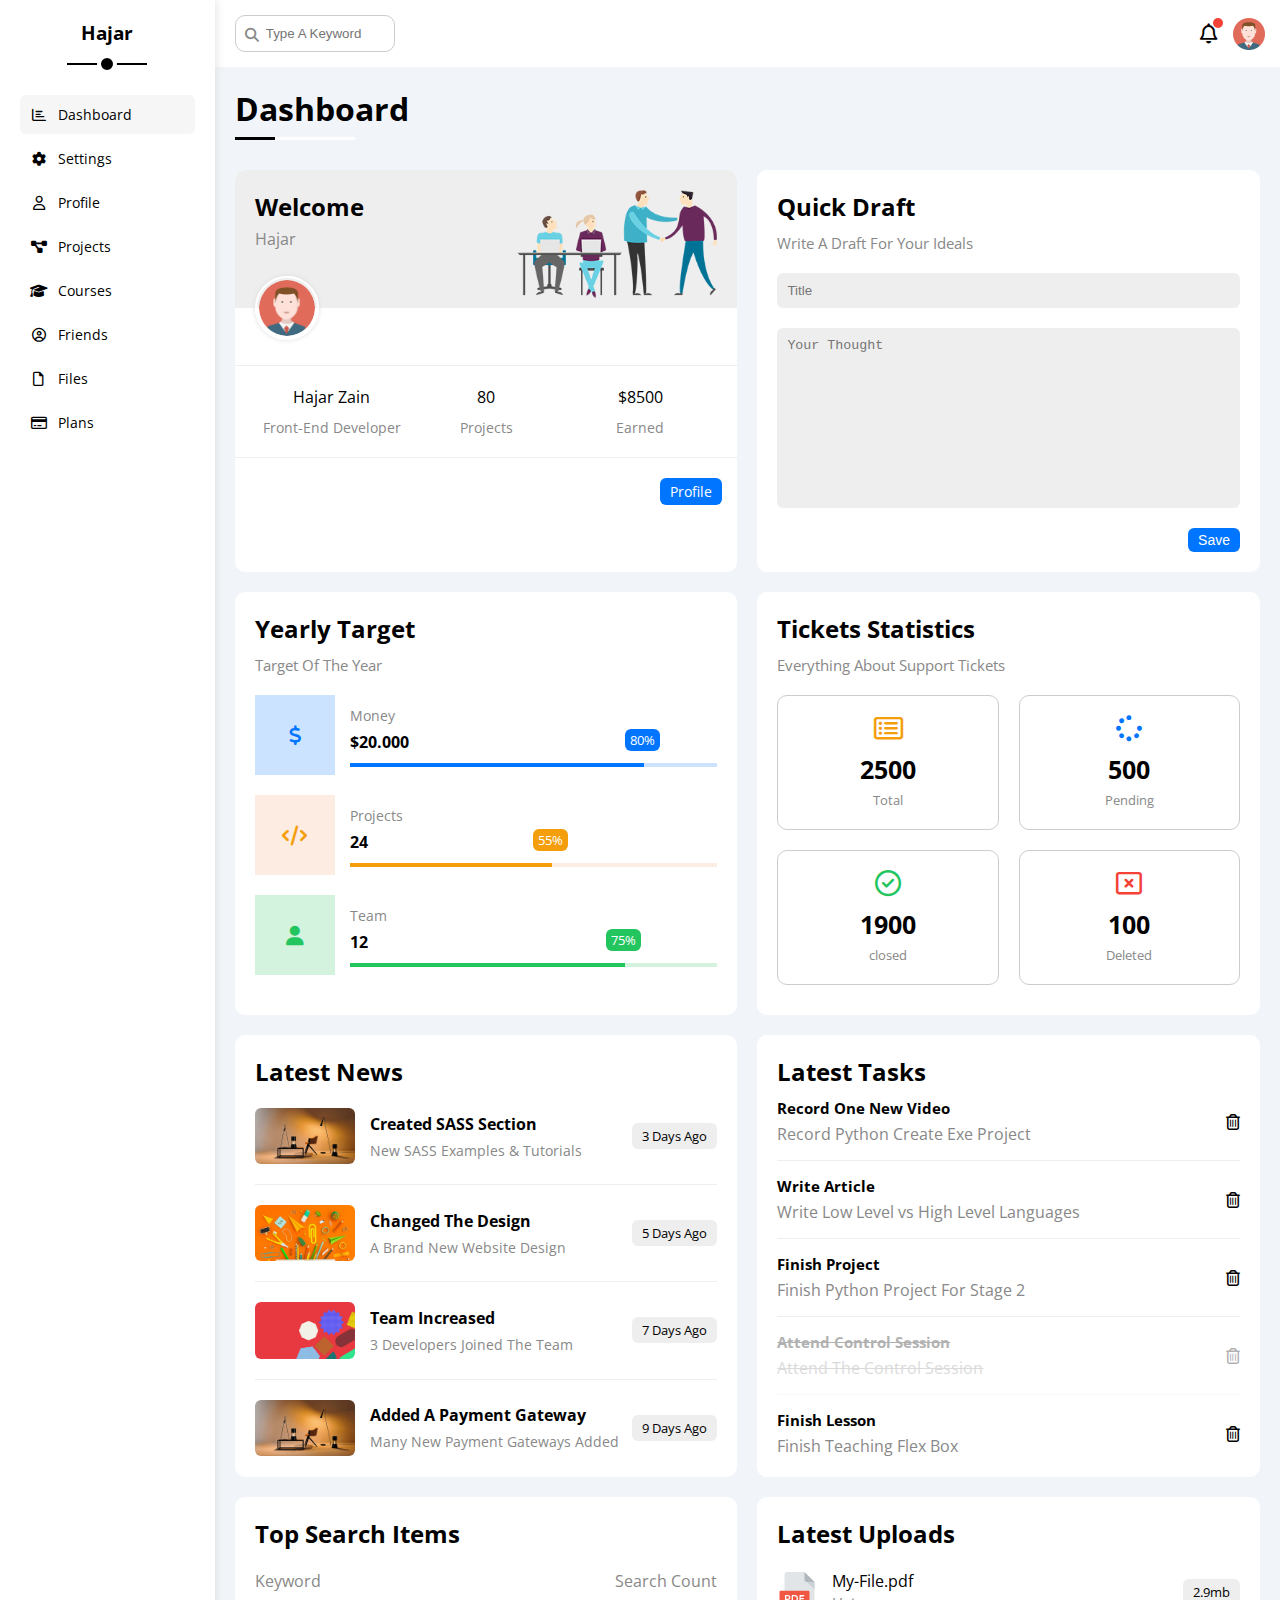
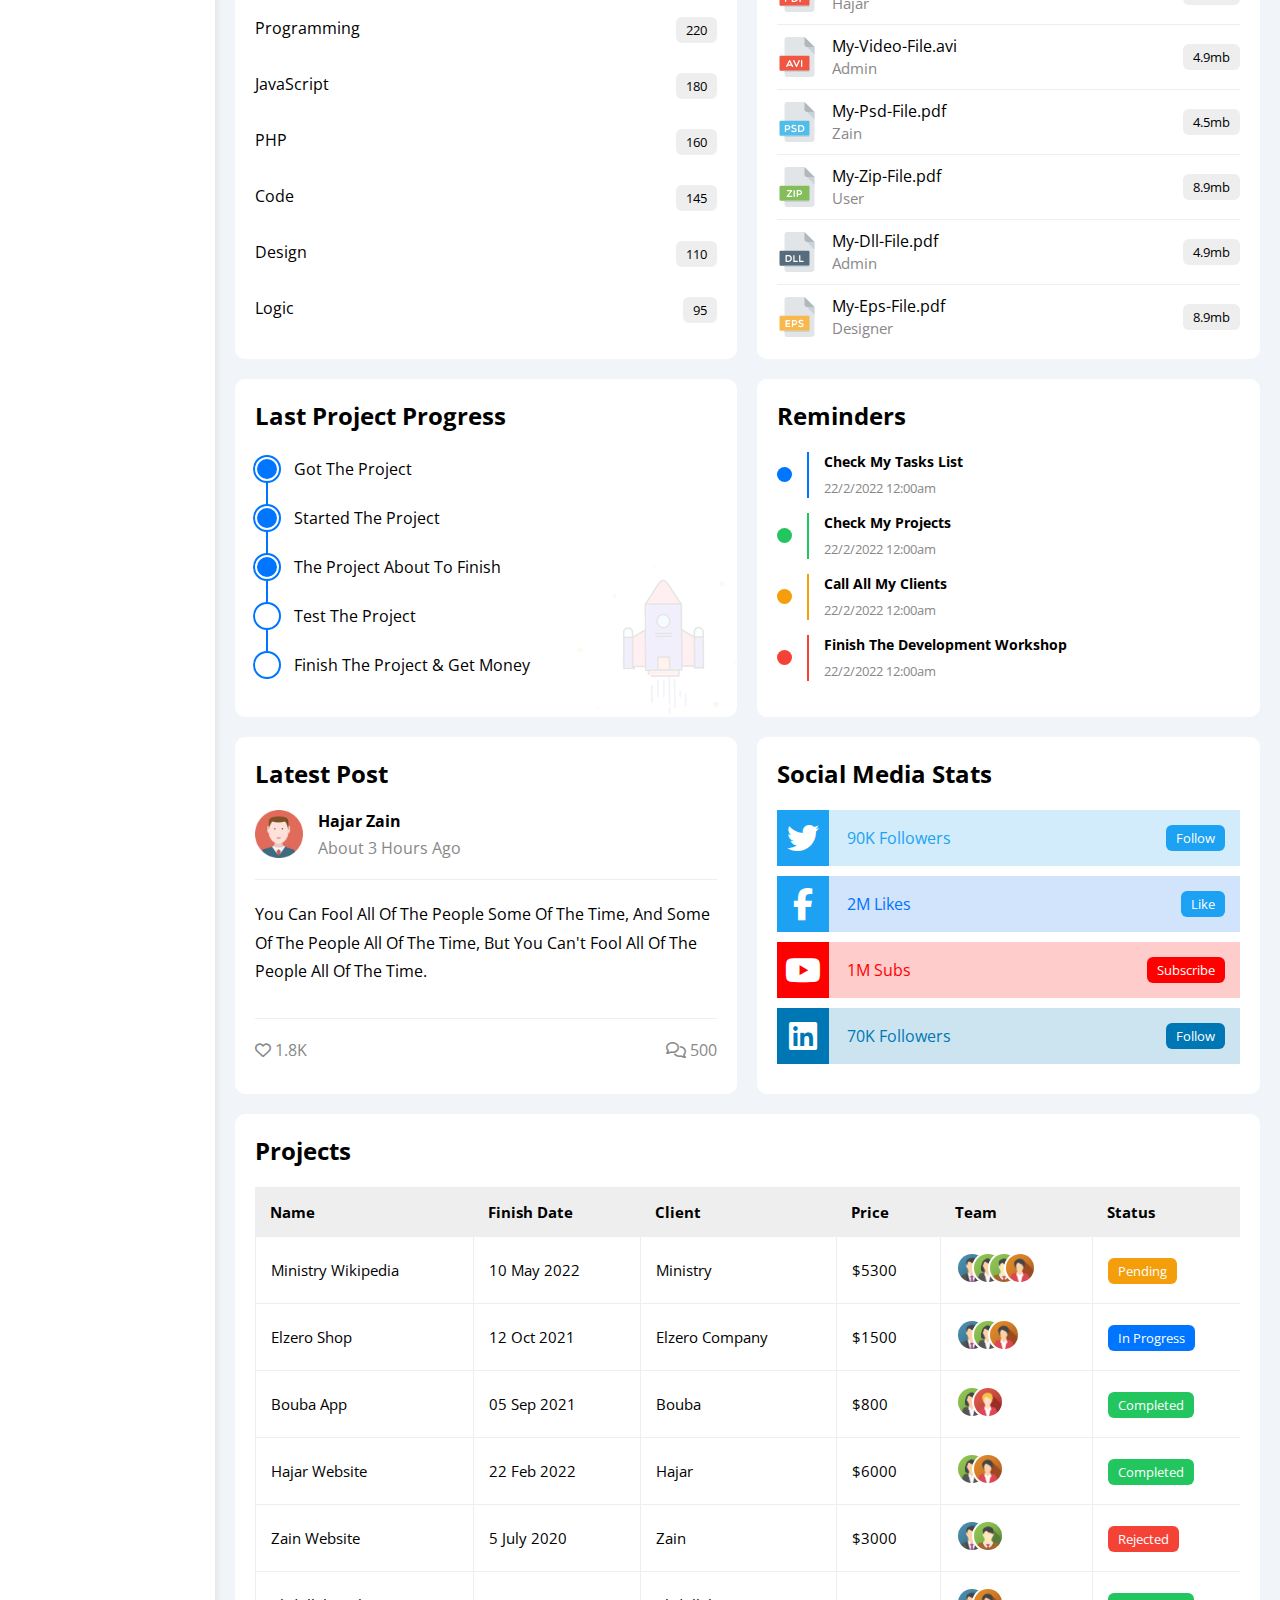
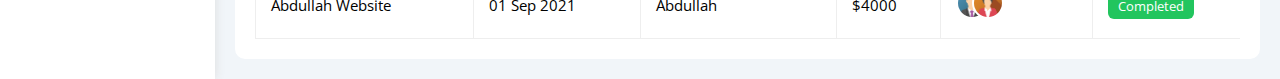
<file: index.html>
<!DOCTYPE html>
<html lang="en">
<head>
    <meta charset="UTF-8">
    <meta name="viewport" content="width=device-width, initial-scale=1.0">
    <title>Dashboard</title>
    <!-- Font Awesome -->
    <link rel="stylesheet" href="css/all.min.css">
    <!-- Framework -->
    <link rel="stylesheet" href="css/framework.css">
    <!-- Main Css -->
    <link rel="stylesheet" href="css/master.css">
    <!-- Google Fonts -->
    <link rel="preconnect" href="https://fonts.googleapis.com">
    <link rel="preconnect" href="https://fonts.gstatic.com" crossorigin>
    <link href="https://fonts.googleapis.com/css2?family=Cairo:wght@200..1000&family=Lato:wght@300;400;700&family=Open+Sans:ital,wdth,wght@0,75..100,300..800;1,75..100,300..800&family=Poppins:ital,wght@0,100;0,200;0,300;0,400;0,500;0,600;0,700;0,800;0,900;1,100;1,200;1,300;1,400;1,500;1,600;1,700;1,800;1,900&family=Roboto:ital,wght@0,100;0,300;0,400;0,500;0,700;0,900;1,100;1,300;1,400;1,500;1,700;1,900&family=Viga&display=swap" rel="stylesheet">
</head>
<body>
    <div class="page d-flex">
        <!-- Start Sidebar -->
        <div class="sidebar bg-white p-20 p-relative">
            <h3 class="p-relative txt-c mt-0">Hajar</h3>
            <ul>
                <li>
                    <a class="active d-flex align-center fs-14 c-black rad-6 p-10" href="index.html">
                        <i class="fa-regular fa-chart-bar fa-fw"></i>
                        <span>Dashboard</span>
                    </a>
                </li>
                <li>
                    <a class="d-flex align-center fs-14 c-black rad-6 p-10" href="settings.html">
                        <i class="fa-solid fa-gear fa-fw"></i>
                        <span>Settings</span>
                    </a>
                </li>
                <li>
                    <a class="d-flex align-center fs-14 c-black rad-6 p-10" href="profile.html">
                        <i class="fa-regular fa-user fa-fw"></i>
                        <span>Profile</span>
                    </a>
                </li>
                <li>
                    <a class="d-flex align-center fs-14 c-black rad-6 p-10" href="projects.html">
                        <i class="fa-solid fa-diagram-project fa-fw"></i>
                        <span>Projects</span>
                    </a>
                </li>
                <li>
                    <a class="d-flex align-center fs-14 c-black rad-6 p-10" href="courses.html">
                        <i class="fa-solid fa-graduation-cap fa-fw"></i>
                        <span>Courses</span>
                    </a>
                </li>
                <li>
                    <a class="d-flex align-center fs-14 c-black rad-6 p-10" href="friends.html">
                        <i class="fa-regular fa-circle-user fa-fw"></i>
                        <span>Friends</span>
                    </a>
                </li>
                <li>
                    <a class="d-flex align-center fs-14 c-black rad-6 p-10" href="files.html">
                        <i class="fa-regular fa-file fa-fw"></i>
                        <span>Files</span>
                    </a>
                </li>
                <li>
                    <a class="d-flex align-center fs-14 c-black rad-6 p-10" href="plans.html">
                        <i class="fa-regular fa-credit-card fa-fw"></i>
                        <span>Plans</span>
                    </a>
                </li>
            </ul>
        </div>
        <!-- End Sidebar -->
        
        <div class="content w-full over-hidden">
            <!-- Start Head -->
            <div class="head bg-white p-15 between-flex">
                <div class="search p-relative">
                    <input class="p-10 rad-10" type="search" placeholder="Type A Keyword">
                </div> 
                <div class="icons d-flex align-center">
                    <span class="notification p-relative">
                        <i class="fa-regular fa-bell fa-lg"></i>
                    </span>
                    <img src="images/avatar.png" alt="">
                </div>
            </div>
            <!-- End Head -->
            <h1 class="p-relative">Dashboard</h1>
            <div class="wrapper d-grid gap-20">
                <!-- Start Welcome Widget -->
                <div class="welcome bg-white rad-10 txt-c-mobile block-mobile">
                    <div class="intro p-20 d-flex space-between bg-eee">
                        <div>
                            <h2 class="m-0">Welcome</h2>
                            <p class="c-grey mt-5">Hajar</p>
                        </div>
                        <img class="hide-mobile" src="images/welcome.png" alt="">
                    </div>
                    <img src="images/avatar.png" alt="" class="avatar">
                    <div class="body txt-c d-flex p-20 mt-20 mb-20 block-mobile">
                        <div>Hajar Zain<span class="d-block c-grey fs-14 mt-10">Front-End Developer</span></div>
                        <div>80<span class="d-block c-grey fs-14 mt-10">Projects</span></div>
                        <div>$8500<span class="d-block c-grey fs-14 mt-10">Earned</span></div>
                    </div>
                    <a href="profile.html" class="visit d-block fs-14 bg-blue c-white w-fit btn-shape">Profile</a>
                </div>
                <!-- End Welcome Widget -->

                <!-- Start Quick Draft Widget -->
                <div class="quick-draft p-20 bg-white rad-10">
                    <h2 class="mt-0 mb-10">Quick Draft</h2>
                    <p class="mt-0 mb-20 c-grey fs-15">Write A Draft For Your Ideals</p>
                    <form>
                        <input class="d-block mb-20 w-full p-10 b-none bg-eee rad-6" type="text" placeholder="Title">
                        <textarea class="d-block mb-20 w-full p-10 b-none bg-eee rad-6" placeholder="Your Thought"></textarea>
                        <input class="save d-block fs-14 bg-blue b-none c-white w-fit btn-shape" type="submit" value="Save">
                    </form>
                </div>
                <!-- End Quick Draft Widget -->

                <!-- Start Yearly Target -->
                <div class="yearly-target p-20 bg-white rad-10">
                    <h2 class="mt-0 mb-10">Yearly Target</h2>
                    <p class="mt-0 mb-20 c-grey fs-15">Target Of The Year</p>
                    <div class="target-row mb-20 d-flex align-center blue">
                        <div class="icon center-flex">
                            <i class="fa-solid fa-dollar-sign fa-lg c-blue"></i>
                        </div>
                        <div class="details">
                            <span class="fs-14 c-grey">Money</span>
                            <span class="d-block mt-5 mb-10 fw-bold">$20.000</span>
                            <div class="progress p-relative">
                                <span class="bg-blue blue" style="width: 80%;">
                                    <span class="bg-blue">80%</span>
                                </span>
                            </div>
                        </div>
                    </div>
                    <div class="target-row mb-20 d-flex align-center orange">
                        <div class="icon center-flex">
                            <i class="fa-solid fa-code fa-lg c-orange"></i>
                        </div>
                        <div class="details">
                            <span class="fs-14 c-grey">Projects</span>
                            <span class="d-block mt-5 mb-10 fw-bold">24</span>
                            <div class="progress p-relative">
                                <span class="bg-orange orange" style="width: 55%;">
                                    <span class="bg-orange">55%</span>
                                </span>
                            </div>
                        </div>
                    </div>
                    <div class="target-row mb-20 d-flex align-center green">
                        <div class="icon center-flex">
                            <i class="fa-solid fa-user fa-lg c-green"></i>
                        </div>
                        <div class="details">
                            <span class="fs-14 c-grey">Team</span>
                            <span class="d-block mt-5 mb-10 fw-bold">12</span>
                            <div class="progress p-relative">
                                <span class="bg-green green" style="width: 75%;">
                                    <span class="bg-green">75%</span>
                                </span>
                            </div>
                        </div>
                    </div>
                </div>
                <!-- End Yearly Target -->

                <!-- Start Tickets Statistics -->
                <div class="tickets-statistics p-20 bg-white rad-10">
                    <h2 class="mt-0 mb-10">Tickets Statistics</h2>
                    <p class="mt-0 mb-20 c-grey fs-15">Everything About Support Tickets</p>
                    <div class="d-flex txt-c gap-20 f-wrap">
                        <div class="box p-20 rad-10 fs-13 c-grey">
                            <i class="fa-regular fa-rectangle-list fa-2x mb-10 c-orange"></i>
                            <span class="d-block c-black fw-bold fs-25 mb-5">2500</span>
                            Total
                        </div>
                        <div class="box p-20 rad-10 fs-13 c-grey">
                            <i class="fa-solid fa-spinner fa-2x mb-10 c-blue"></i>
                            <span class="d-block c-black fw-bold fs-25 mb-5">500</span>
                            Pending
                        </div>
                        <div class="box p-20 rad-10 fs-13 c-grey">
                            <i class="fa-regular fa-circle-check fa-2x mb-10 c-green"></i>
                            <span class="d-block c-black fw-bold fs-25 mb-5">1900</span>
                            closed
                        </div>
                        <div class="box p-20 rad-10 fs-13 c-grey">
                            <i class="fa-regular fa-rectangle-xmark fa-2x mb-10 c-red"></i>
                            <span class="d-block c-black fw-bold fs-25 mb-5">100</span>
                            Deleted                 
                        </div>
                    </div>
                    
                </div>
                <!-- End Tickets Statistics -->

                <!-- Start Latest News -->
                <div class="latest-news p-20 bg-white rad-10 txt-c-mobile">
                    <h2 class="mt-0 mb-20">Latest News</h2>
                    <div class="news-row d-flex align-center">
                        <img src="images/news-01.png" class="rad-6 mr-15 w-100" alt="">
                        <div class="info">
                            <h3 class="fs-16">Created SASS Section</h3>
                            <p class="m-0 fs-14 c-grey">New SASS Examples & Tutorials</p>
                        </div>
                        <div class="btn-shape bg-eee fs-13 label">3 Days Ago</div>
                    </div>
                    <div class="news-row d-flex align-center">
                        <img src="images/news-02.png" class="rad-6 mr-15 w-100" alt="">
                        <div class="info">
                            <h3 class="fs-16">Changed The Design</h3>
                            <p class="m-0 fs-14 c-grey">A Brand New Website Design</p>
                        </div>
                        <div class="btn-shape bg-eee fs-13 label">5 Days Ago</div>
                    </div>
                    <div class="news-row d-flex align-center">
                        <img src="images/news-03.png" class="rad-6 mr-15 w-100" alt="">
                        <div class="info">
                            <h3 class="fs-16">Team Increased</h3>
                            <p class="m-0 fs-14 c-grey">3 Developers Joined The Team</p>
                        </div>
                        <div class="btn-shape bg-eee fs-13 label">7 Days Ago</div>
                    </div>
                    <div class="news-row d-flex align-center">
                        <img src="images/news-01.png" class="rad-6 mr-15 w-100" alt="">
                        <div class="info">
                            <h3 class="fs-16">Added A Payment Gateway</h3>
                            <p class="m-0 fs-14 c-grey">Many New Payment Gateways Added</p>
                        </div>
                        <div class="btn-shape bg-eee fs-13 label">9 Days Ago</div>
                    </div>
                </div>
                <!-- End Latest News -->

                <!-- Start Latest Tasks -->
                <div class="latest-tasks p-20 bg-white rad-10">
                    <h2 class="mt-0 mb-10">Latest Tasks</h2>
                    <div class="task-row between-flex">
                        <div class="info">
                            <h3 class="mt-0 mb-5 fs-15">Record One New Video</h3>
                            <p class="m-0 c-grey">Record Python Create Exe Project</p>
                        </div>
                        <i class="fa-regular fa-trash-can delete"></i>
                    </div>
                    <div class="task-row between-flex">
                        <div class="info">
                            <h3 class="mt-0 mb-5 fs-15">Write Article</h3>
                            <p class="m-0 c-grey">Write Low Level vs High Level Languages</p>
                        </div>
                        <i class="fa-regular fa-trash-can delete"></i>
                    </div>
                    <div class="task-row between-flex">
                        <div class="info">
                            <h3 class="mt-0 mb-5 fs-15">Finish Project</h3>
                            <p class="m-0 c-grey">Finish Python Project For Stage 2</p>
                        </div>
                        <i class="fa-regular fa-trash-can delete"></i>
                    </div>
                    <div class="task-row between-flex done">
                        <div class="info">
                            <h3 class="mt-0 mb-5 fs-15">Attend Control Session</h3>
                            <p class="m-0 c-grey">Attend The Control Session</p>
                        </div>
                        <i class="fa-regular fa-trash-can delete"></i>
                    </div>
                    <div class="task-row between-flex">
                        <div class="info">
                            <h3 class="mt-0 mb-5 fs-15">Finish Lesson</h3>
                            <p class="m-0 c-grey">Finish Teaching Flex Box</p>
                        </div>
                        <i class="fa-regular fa-trash-can delete"></i>
                    </div>
                </div>
                <!-- End Latest Tasks -->

                <!-- Start Top Search Items -->
                <div class="top-search p-20 bg-white rad-10">
                    <h2 class="mt-0 mb-20">Top Search Items</h2>
                    <div class="search-head d-flex space-between c-grey mb-10">
                        <span>Keyword</span>
                        <span>Search Count</span>
                    </div>
                    <div class="search-item d-flex space-between pt-15 pb-15">
                        <span>Programming</span>
                        <span class="btn-shape bg-eee fs-13">220</span>
                    </div>
                    <div class="search-item d-flex space-between pt-15 pb-15">
                        <span>JavaScript</span>
                        <span class="btn-shape bg-eee fs-13">180</span>
                    </div>
                    <div class="search-item d-flex space-between pt-15 pb-15">
                        <span>PHP</span>
                        <span class="btn-shape bg-eee fs-13">160</span>
                    </div>
                    <div class="search-item d-flex space-between pt-15 pb-15">
                        <span>Code</span>
                        <span class="btn-shape bg-eee fs-13">145</span>
                    </div>
                    <div class="search-item d-flex space-between pt-15 pb-15">
                        <span>Design</span>
                        <span class="btn-shape bg-eee fs-13">110</span>
                    </div>
                    <div class="search-item d-flex space-between pt-15 pb-15">
                        <span>Logic</span>
                        <span class="btn-shape bg-eee fs-13">95</span>
                    </div>
                </div>
                <!-- End Top Search Items -->

                <!-- Start Latest Uploads -->
                <div class="latest-uploads p-20 bg-white rad-10">
                    <h2 class="mt-0 mb-20">Latest Uploads</h2>
                    <div class="upload-row d-flex align-center">
                        <img src="images/pdf.svg" class="rad-6 mr-15" alt="">
                        <div class="info">
                            <span class="d-block">My-File.pdf</span>
                            <span class="fs-15 c-grey">Hajar</span>
                        </div>
                        <span class="btn-shape bg-eee fs-13 label">2.9mb</span>
                    </div>
                    <div class="upload-row d-flex align-center">
                        <img src="images/avi.svg" class="rad-6 mr-15" alt="">
                        <div class="info">
                            <span class="d-block">My-Video-File.avi</span>
                            <span class="fs-15 c-grey">Admin</span>
                        </div>
                        <span class="btn-shape bg-eee fs-13 label">4.9mb</span>
                    </div>
                    <div class="upload-row d-flex align-center">
                        <img src="images/psd.svg" class="rad-6 mr-15" alt="">
                        <div class="info">
                            <span class="d-block">My-Psd-File.pdf</span>
                            <span class="fs-15 c-grey">Zain</span>
                        </div>
                        <span class="btn-shape bg-eee fs-13 label">4.5mb</span>
                    </div>
                    <div class="upload-row d-flex align-center">
                        <img src="images/zip.svg" class="rad-6 mr-15" alt="">
                        <div class="info">
                            <span class="d-block">My-Zip-File.pdf</span>
                            <span class="fs-15 c-grey">User</span>
                        </div>
                        <span class="btn-shape bg-eee fs-13 label">8.9mb</span>
                    </div>
                    <div class="upload-row d-flex align-center">
                        <img src="images/dll.svg" class="rad-6 mr-15" alt="">
                        <div class="info">
                            <span class="d-block">My-Dll-File.pdf</span>
                            <span class="fs-15 c-grey">Admin</span>
                        </div>
                        <span class="btn-shape bg-eee fs-13 label">4.9mb</span>
                    </div>
                    <div class="upload-row d-flex align-center">
                        <img src="images/eps.svg" class="rad-6 mr-15" alt="">
                        <div class="info">
                            <span class="d-block">My-Eps-File.pdf</span>
                            <span class="fs-15 c-grey">Designer</span>
                        </div>
                        <span class="btn-shape bg-eee fs-13 label">8.9mb</span>
                    </div>
                </div>
                <!-- End Latest Uploads -->

                <!-- Start Last Project Progress -->
                <div class="Last-project p-20 bg-white rad-10 p-relative">
                    <h2 class="mt-0 mb-20">Last Project Progress</h2>
                    <ul class="m-0 p-relative">
                        <li class="mt-25 d-flex align-center done"> Got The Project </li>
                        <li class="mt-25 d-flex align-center done"> Started The Project </li>
                        <li class="mt-25 d-flex align-center done"> The Project About To Finish </li> 
                        <li class="mt-25 d-flex align-center current"> Test The Project </li>
                        <li class="mt-25 d-flex align-center"> Finish The Project & Get Money </li>
                    </ul>
                    <img class="launch-icon hide-mobile" src="images/project.png" alt="">
                </div>
                <!-- End Last Project Progress -->

                <!-- Start Reminders --> 
                <div class="reminders p-20 bg-white rad-10 p-relative">
                    <h2 class="mt-0 mb-25">Reminders</h2>
                    <ul>
                        <li class="d-flex align-center mt-15">
                            <span class="key bg-blue mr-15 d-block rad-half"></span>
                            <div class="pl-15 blue">
                                <p class="fs-14 fw-bold mt-0 mb-5">Check My Tasks List</p>
                                <span class="fs-13 c-grey">22/2/2022 12:00am</span>
                            </div>
                        </li>
                        <li class="d-flex align-center mt-15">
                            <span class="key bg-green mr-15 d-block rad-half"></span>
                            <div class="pl-15 green">
                                <p class="fs-14 fw-bold mt-0 mb-5">Check My Projects</p>
                                <span class="fs-13 c-grey">22/2/2022 12:00am</span>
                            </div>   
                        </li>
                        <li class="d-flex align-center mt-15">  
                            <span class="key bg-orange mr-15 d-block rad-half"></span>  
                            <div class="pl-15 orange">
                                <p class="fs-14 fw-bold mt-0 mb-5">Call All My Clients</p>
                                <span class="fs-13 c-grey">22/2/2022 12:00am</span>
                            </div>  
                        </li>
                        <li class="d-flex align-center mt-15">  
                            <span class="key bg-red mr-15 d-block rad-half"></span>  
                            <div class="pl-15 red">
                                <p class="fs-14 fw-bold mt-0 mb-5">Finish The Development Workshop</p>
                                <span class="fs-13 c-grey">22/2/2022 12:00am</span>
                            </div>  
                        </li>
                    </ul>

                </div>
                <!-- End Reminders -->

                <!-- Start Latest Post -->
                <div class="latest-post p-20 bg-white rad-10 p-relative">
                    <h2 class="mt-0 mb-25">Latest Post</h2>
                    <div class="post-header d-flex align-center">
                        <img src="images/avatar.png" class="mr-15" alt="">
                        <div class="info">
                            <span class="d-block mb-5 fw-bold">Hajar Zain</span>
                            <span class="c-grey">About 3 Hours Ago</span>
                        </div>
                    </div>
                    <div class="post-content txt-c-mobile">
                        <p class="pt-20 pb-20 mt-20 mb-20">
                            You Can Fool All Of The People Some Of The Time,
                            And Some Of The People All Of The Time, But You Can't Fool All Of The People All Of The Time.
                        </p>
                    </div>
                    <div class="post-footer between-flex c-grey">
                        <div class="stat">
                            <i class="fa-regular fa-heart"></i>
                            <span>1.8K</span>
                        </div>
                        <div class="stat">
                            <i class="fa-regular fa-comments"></i>
                            <span>500</span>
                        </div>
                    </div>
                </div>
                <!-- End Latest Post -->

                <!-- Start Social Media Stats -->
                <div class="social-media p-20 bg-white rad-10 p-relative">
                    <h2 class="mt-0 mb-25">Social Media Stats</h2>
                    <div class="box twitter p-15 mb-10 between-flex p-relative">
                        <i class="fa-brands fa-twitter fa-2x c-white h-full center-flex"></i>
                        <span>90K Followers</span>
                        <a class="fs-13 c-white btn-shape" href="#">Follow</a>
                    </div>
                    <div class="box facebook p-15 mb-10 between-flex p-relative">
                        <i class="fa-brands fa-facebook-f fa-2x c-white h-full center-flex"></i>
                        <span>2M Likes</span>
                        <a class="fs-13 c-white btn-shape" href="#">Like</a>
                    </div>
                    <div class="box youtube p-15 mb-10 between-flex p-relative">
                        <i class="fa-brands fa-youtube fa-2x c-white h-full center-flex"></i>
                        <span>1M Subs</span>
                        <a class="fs-13 c-white btn-shape" href="#">Subscribe</a>
                    </div>
                    <div class="box linkedin p-15 mb-10 between-flex p-relative">
                        <i class="fa-brands fa-linkedin fa-2x c-white h-full center-flex"></i>
                        <span>70K Followers</span>
                        <a class="fs-13 c-white btn-shape" href="#">Follow</a>
                    </div>
                </div>
                <!-- End Social Media Stats -->
            </div>

            <!-- Start Projects Table -->
            <div class="projects p-20 bg-white rad-10 m-20">
                <h2 class="mt-0 mb-20">Projects</h2>
                <div class="responsive-table">
                    <table class="fs-15 w-full">
                        <thead>
                            <tr class="fs-15 bg-eee">
                                <td class=" fw-bold">Name</td>
                                <td class=" fw-bold">Finish Date</td>
                                <td class=" fw-bold">Client</td>
                                <td class=" fw-bold">Price</td>
                                <td class=" fw-bold">Team</td>
                                <td class=" fw-bold">Status</td>
                            </tr>
                        </thead>
                        <tbody>
                            <tr>
                                <td>Ministry Wikipedia</td>
                                <td>10 May 2022</td>
                                <td>Ministry</td>
                                <td>$5300</td>
                                <td>
                                    <img src="images/team-01.png" alt="">
                                    <img src="images/team-02.png" alt="">
                                    <img src="images/team-03.png" alt="">
                                    <img src="images/team-04.png" alt="">
                                </td>
                                <td>
                                    <span class="label btn-shape fs-13 c-white bg-orange">Pending</span>
                                </td>
                            </tr>
                            <tr>
                                <td>Elzero Shop</td>
                                <td>12 Oct 2021</td>
                                <td>Elzero Company</td>
                                <td>$1500</td>
                                <td>
                                    <img src="images/team-01.png" alt="">
                                    <img src="images/team-02.png" alt="">
                                    <img src="images/team-04.png" alt="">
                                </td>
                                <td>
                                    <span class="label btn-shape fs-13 c-white bg-blue">In Progress</span>
                                </td>                               
                            </tr>
                            <tr>
                                <td>Bouba App</td>
                                <td>05 Sep 2021</td>    
                                <td>Bouba</td>
                                <td>$800</td>
                                <td>
                                    <img src="images/team-02.png" alt="">
                                    <img src="images/team-05.png" alt="">   
                                </td>
                                <td>
                                    <span class="label btn-shape fs-13 c-white bg-green">Completed</span>
                                </td>
                            </tr>
                            <tr>
                                <td>Hajar Website</td>
                                <td>22 Feb 2022</td>
                                <td>Hajar</td>    
                                <td>$6000</td>
                                <td>    
                                    <img src="images/team-02.png" alt="">
                                    <img src="images/team-04.png" alt="">
                                </td>
                                <td>
                                    <span class="label btn-shape fs-13 c-white bg-green">Completed</span>
                                </td>
                            </tr>
                            <tr>
                                <td>Zain Website</td>
                                <td>5 July 2020</td>
                                <td>Zain</td>
                                <td>$3000</td>
                                <td>
                                    <img src="images/team-01.png" alt="">
                                    <img src="images/team-03.png" alt="">
                                </td>
                                <td>
                                    <span class="label btn-shape fs-13 c-white bg-red">Rejected</span>
                                </td>
                            </tr>
                            <tr>
                                <td>Abdullah Website</td>
                                <td>01 Sep 2021</td>    
                                <td>Abdullah</td>
                                <td>$4000</td>
                                <td>
                                    <img src="images/team-01.png" alt="">
                                    <img src="images/team-04.png" alt="">   
                                </td>
                                <td>
                                    <span class="label btn-shape fs-13 c-white bg-green">Completed</span>
                                </td>
                            </tr>                                                
                        </tbody>
                    </table>
                </div>

            </div>
            <!-- End Projects Table -->
        </div>
    </div>
</body>
</html>
</file>
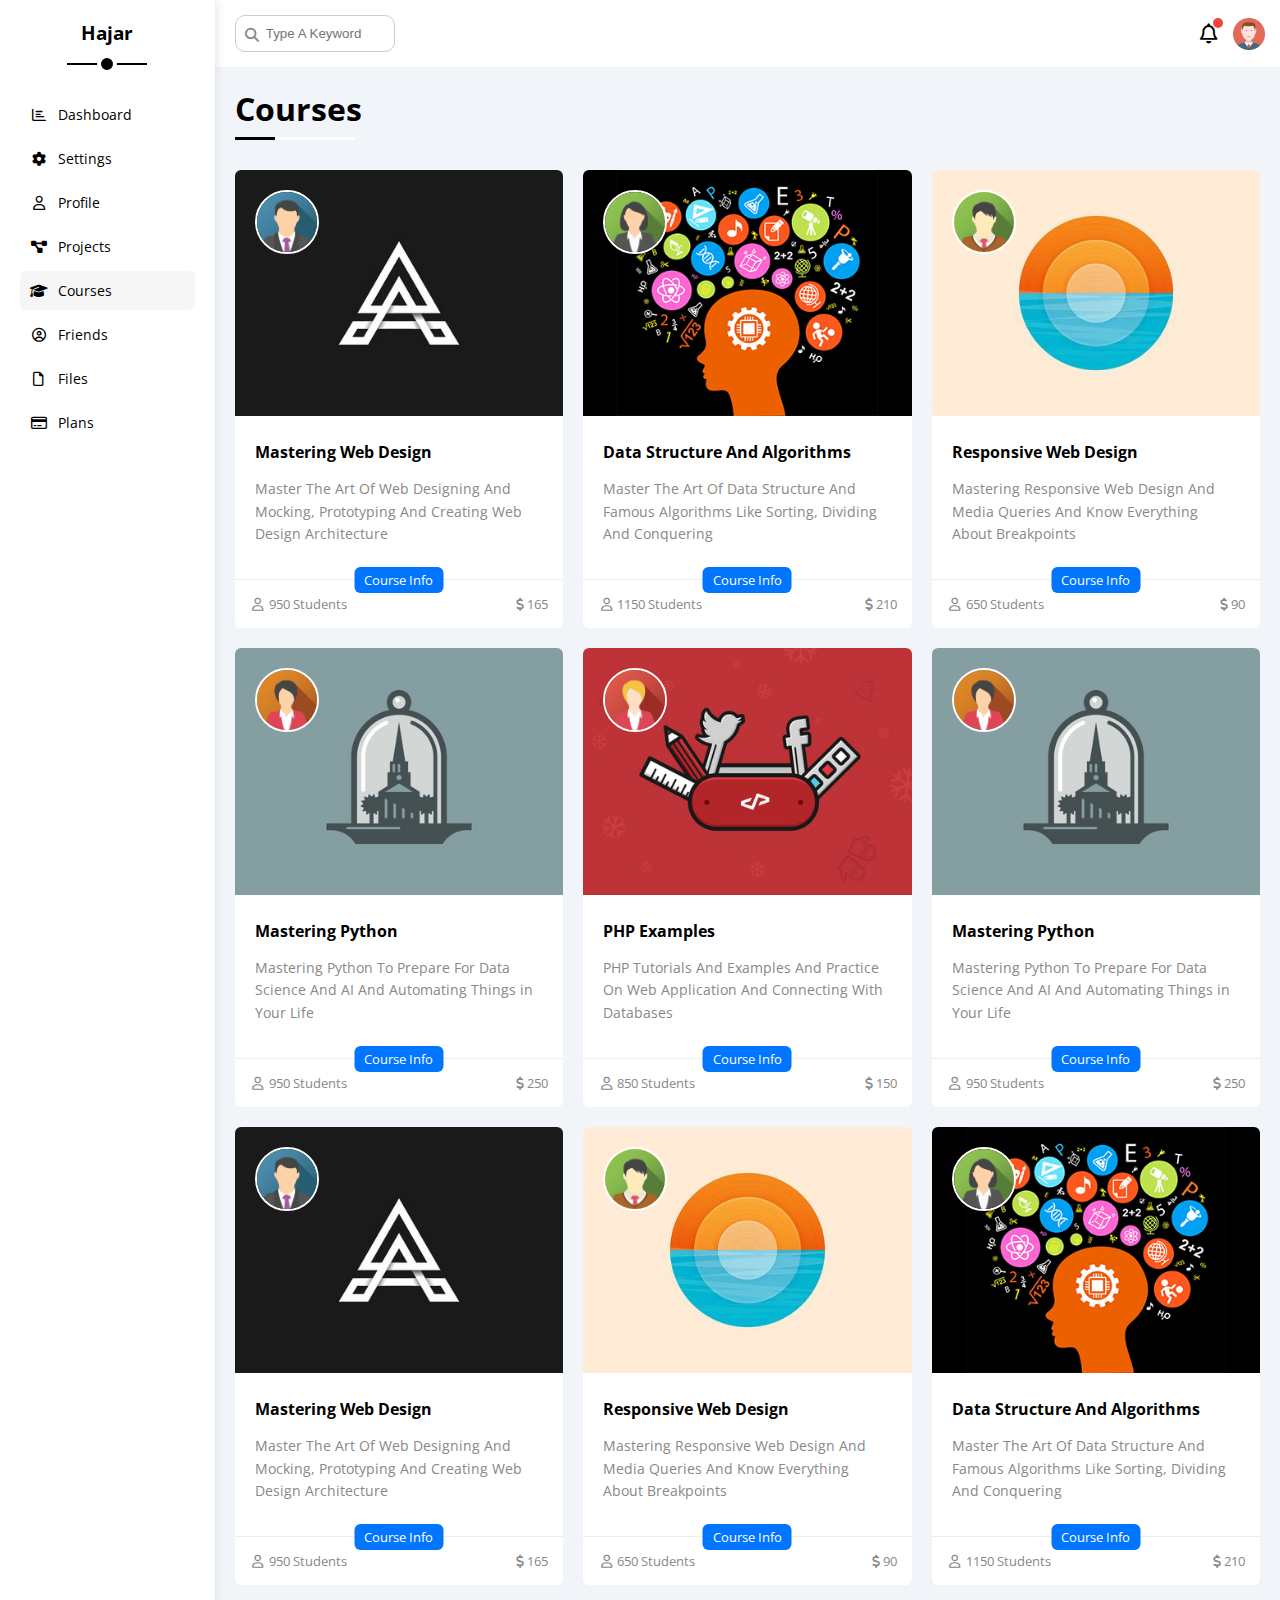
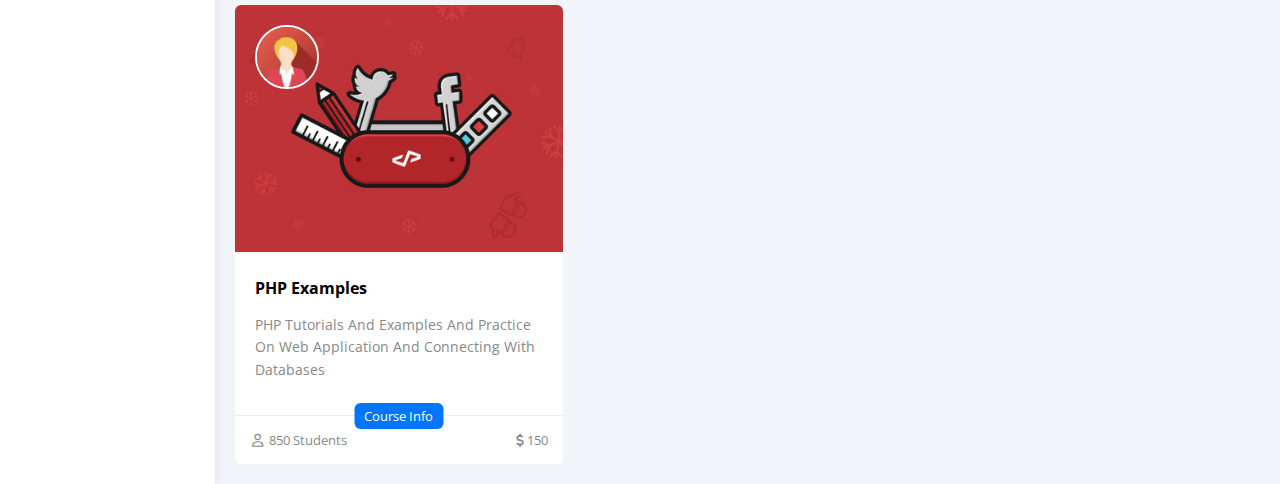
<file: courses.html>
<!DOCTYPE html>
<html lang="en">
<head>
    <meta charset="UTF-8">
    <meta name="viewport" content="width=device-width, initial-scale=1.0">
    <title>Courses</title>
    <!-- Font Awesome -->
    <link rel="stylesheet" href="css/all.min.css">
    <!-- Framework -->
    <link rel="stylesheet" href="css/framework.css">
    <!-- Main Css -->
    <link rel="stylesheet" href="css/master.css">
    <!-- Google Fonts -->
    <link rel="preconnect" href="https://fonts.googleapis.com">
    <link rel="preconnect" href="https://fonts.gstatic.com" crossorigin>
    <link href="https://fonts.googleapis.com/css2?family=Cairo:wght@200..1000&family=Lato:wght@300;400;700&family=Open+Sans:ital,wdth,wght@0,75..100,300..800;1,75..100,300..800&family=Poppins:ital,wght@0,100;0,200;0,300;0,400;0,500;0,600;0,700;0,800;0,900;1,100;1,200;1,300;1,400;1,500;1,600;1,700;1,800;1,900&family=Roboto:ital,wght@0,100;0,300;0,400;0,500;0,700;0,900;1,100;1,300;1,400;1,500;1,700;1,900&family=Viga&display=swap" rel="stylesheet">
</head>
<body>
    <div class="page d-flex">
        <!-- Start Sidebar -->
        <div class="sidebar bg-white p-20 p-relative">
            <h3 class="p-relative txt-c mt-0">Hajar</h3>
            <ul>
                <li>
                    <a class="d-flex align-center fs-14 c-black rad-6 p-10" href="index.html">
                        <i class="fa-regular fa-chart-bar fa-fw"></i>
                        <span>Dashboard</span>
                    </a>
                </li>
                <li>
                    <a class="d-flex align-center fs-14 c-black rad-6 p-10" href="settings.html">
                        <i class="fa-solid fa-gear fa-fw"></i>
                        <span>Settings</span>
                    </a>
                </li>
                <li>
                    <a class="d-flex align-center fs-14 c-black rad-6 p-10" href="profile.html">
                        <i class="fa-regular fa-user fa-fw"></i>
                        <span>Profile</span>
                    </a>
                </li>
                <li>
                    <a class="d-flex align-center fs-14 c-black rad-6 p-10" href="projects.html">
                        <i class="fa-solid fa-diagram-project fa-fw"></i>
                        <span>Projects</span>
                    </a>
                </li>
                <li>
                    <a class="active d-flex align-center fs-14 c-black rad-6 p-10" href="courses.html">
                        <i class="fa-solid fa-graduation-cap fa-fw"></i>
                        <span>Courses</span>
                    </a>
                </li>
                <li>
                    <a class="d-flex align-center fs-14 c-black rad-6 p-10" href="friends.html">
                        <i class="fa-regular fa-circle-user fa-fw"></i>
                        <span>Friends</span>
                    </a>
                </li>
                <li>
                    <a class="d-flex align-center fs-14 c-black rad-6 p-10" href="files.html">
                        <i class="fa-regular fa-file fa-fw"></i>
                        <span>Files</span>
                    </a>
                </li>
                <li>
                    <a class="d-flex align-center fs-14 c-black rad-6 p-10" href="plans.html">
                        <i class="fa-regular fa-credit-card fa-fw"></i>
                        <span>Plans</span>
                    </a>
                </li>
            </ul>
        </div>
        <!-- End Sidebar -->
        <div class="content w-full over-hidden">
            <!-- Start Head -->
            <div class="head bg-white p-15 between-flex">
                <div class="search p-relative">
                    <input class="p-10 rad-10" type="search" placeholder="Type A Keyword">
                </div> 
                <div class="icons d-flex align-center">
                    <span class="notification p-relative">
                        <i class="fa-regular fa-bell fa-lg"></i>
                    </span>
                    <img src="images/avatar.png" alt="">
                </div>
            </div>
            <!-- End Head -->
            <h1 class="p-relative">Courses</h1>
            <div class="courses-page d-grid m-20 gap-20">
                <div class="course bg-white rad-6 p-relative">
                    <img decoding="async" class="cover" src="images/course-01.jpg" alt="">
                    <img decoding="async" class="instructor" src="images/team-01.png" alt="">
                    <div class="p-20">
                        <h4 class="m-0">Mastering Web Design</h4>
                        <p class="description c-grey mt-15 fs-14">
                            Master The Art Of Web Designing And Mocking, Prototyping And Creating Web Design Architecture
                        </p>
                    </div>
                    <div class="info p-15 p-relative between-flex fs-13">
                        <span class="title bg-blue c-white btn-shape">Course Info</span>
                        <span class="c-grey">
                            <i class="fa-regular fa-user fa-fw"></i>
                            950 Students
                        </span>
                        <span class="c-grey">
                            <i class="fa-solid fa-dollar-sign"></i>
                            165
                        </span>
                    </div>
                </div>
                <div class="course bg-white rad-6 p-relative">
                    <img decoding="async" class="cover" src="images/course-02.jpg" alt="">
                    <img decoding="async" class="instructor" src="images/team-02.png" alt="">
                    <div class="p-20">
                        <h4 class="m-0">Data Structure And Algorithms</h4>
                        <p class="description c-grey mt-15 fs-14">
                            Master The Art Of Data Structure And Famous Algorithms Like Sorting, Dividing And Conquering
                        </p>
                    </div>
                    <div class="info p-15 p-relative between-flex fs-13">
                        <span class="title bg-blue c-white btn-shape">Course Info</span>
                        <span class="c-grey">
                            <i class="fa-regular fa-user fa-fw"></i>
                            1150 Students
                        </span>
                        <span class="c-grey">
                            <i class="fa-solid fa-dollar-sign"></i>
                            210
                        </span>
                    </div>
                </div>
                <div class="course bg-white rad-6 p-relative">
                    <img decoding="async" class="cover" src="images/course-03.jpg" alt="">
                    <img decoding="async" class="instructor" src="images/team-03.png" alt="">
                    <div class="p-20">
                        <h4 class="m-0">Responsive Web Design</h4>
                        <p class="description c-grey mt-15 fs-14">
                            Mastering Responsive Web Design And Media Queries And Know Everything About Breakpoints
                        </p>
                    </div>
                    <div class="info p-15 p-relative between-flex fs-13">
                        <span class="title bg-blue c-white btn-shape">Course Info</span>
                        <span class="c-grey">
                            <i class="fa-regular fa-user fa-fw"></i>
                            650 Students
                        </span>
                        <span class="c-grey">
                            <i class="fa-solid fa-dollar-sign"></i>
                            90
                        </span>
                    </div>
                </div>
                <div class="course bg-white rad-6 p-relative">
                    <img decoding="async" class="cover" src="images/course-04.jpg" alt="">
                    <img decoding="async" class="instructor" src="images/team-04.png" alt="">
                    <div class="p-20">
                        <h4 class="m-0">Mastering Python</h4>
                        <p class="description c-grey mt-15 fs-14">
                            Mastering Python To Prepare For Data Science And AI And Automating Things in Your Life
                        </p>
                    </div>
                    <div class="info p-15 p-relative between-flex fs-13">
                        <span class="title bg-blue c-white btn-shape">Course Info</span>
                        <span class="c-grey">
                            <i class="fa-regular fa-user fa-fw"></i>
                            950 Students
                        </span>
                        <span class="c-grey">
                            <i class="fa-solid fa-dollar-sign"></i>
                            250
                        </span>
                    </div>
                </div>
                <div class="course bg-white rad-6 p-relative">
                    <img decoding="async" class="cover" src="images/course-05.jpg" alt="">
                    <img decoding="async" class="instructor" src="images/team-05.png" alt="">
                    <div class="p-20">
                        <h4 class="m-0">PHP Examples</h4>
                        <p class="description c-grey mt-15 fs-14">
                            PHP Tutorials And Examples And Practice On Web Application And Connecting With Databases
                        </p>
                    </div>
                    <div class="info p-15 p-relative between-flex fs-13">
                        <span class="title bg-blue c-white btn-shape">Course Info</span>
                        <span class="c-grey">
                            <i class="fa-regular fa-user fa-fw"></i>
                            850 Students
                        </span>
                        <span class="c-grey">
                            <i class="fa-solid fa-dollar-sign"></i>
                            150
                        </span>
                    </div>
                </div>
                <div class="course bg-white rad-6 p-relative">
                    <img decoding="async" class="cover" src="images/course-04.jpg" alt="">
                    <img decoding="async" class="instructor" src="images/team-04.png" alt="">
                    <div class="p-20">
                        <h4 class="m-0">Mastering Python</h4>
                        <p class="description c-grey mt-15 fs-14">
                            Mastering Python To Prepare For Data Science And AI And Automating Things in Your Life
                        </p>
                    </div>
                    <div class="info p-15 p-relative between-flex fs-13">
                        <span class="title bg-blue c-white btn-shape">Course Info</span>
                        <span class="c-grey">
                            <i class="fa-regular fa-user fa-fw"></i>
                            950 Students
                        </span>
                        <span class="c-grey">
                            <i class="fa-solid fa-dollar-sign"></i>
                            250
                        </span>
                    </div>
                </div>
                <div class="course bg-white rad-6 p-relative">
                    <img decoding="async" class="cover" src="images/course-01.jpg" alt="">
                    <img decoding="async" class="instructor" src="images/team-01.png" alt="">
                    <div class="p-20">
                        <h4 class="m-0">Mastering Web Design</h4>
                        <p class="description c-grey mt-15 fs-14">
                            Master The Art Of Web Designing And Mocking, Prototyping And Creating Web Design Architecture
                        </p>
                    </div>
                    <div class="info p-15 p-relative between-flex fs-13">
                        <span class="title bg-blue c-white btn-shape">Course Info</span>
                        <span class="c-grey">
                            <i class="fa-regular fa-user fa-fw"></i>
                            950 Students
                        </span>
                        <span class="c-grey">
                            <i class="fa-solid fa-dollar-sign"></i>
                            165
                        </span>
                    </div>
                </div>
                <div class="course bg-white rad-6 p-relative">
                    <img decoding="async" class="cover" src="images/course-03.jpg" alt="">
                    <img decoding="async" class="instructor" src="images/team-03.png" alt="">
                    <div class="p-20">
                        <h4 class="m-0">Responsive Web Design</h4>
                        <p class="description c-grey mt-15 fs-14">
                            Mastering Responsive Web Design And Media Queries And Know Everything About Breakpoints
                        </p>
                    </div>
                    <div class="info p-15 p-relative between-flex fs-13">
                        <span class="title bg-blue c-white btn-shape">Course Info</span>
                        <span class="c-grey">
                            <i class="fa-regular fa-user fa-fw"></i>
                            650 Students
                        </span>
                        <span class="c-grey">
                            <i class="fa-solid fa-dollar-sign"></i>
                            90
                        </span>
                    </div>
                </div>
                <div class="course bg-white rad-6 p-relative">
                    <img decoding="async" class="cover" src="images/course-02.jpg" alt="">
                    <img decoding="async" class="instructor" src="images/team-02.png" alt="">
                    <div class="p-20">
                        <h4 class="m-0">Data Structure And Algorithms</h4>
                        <p class="description c-grey mt-15 fs-14">
                            Master The Art Of Data Structure And Famous Algorithms Like Sorting, Dividing And Conquering
                        </p>
                    </div>
                    <div class="info p-15 p-relative between-flex fs-13">
                        <span class="title bg-blue c-white btn-shape">Course Info</span>
                        <span class="c-grey">
                            <i class="fa-regular fa-user fa-fw"></i>
                            1150 Students
                        </span>
                        <span class="c-grey">
                            <i class="fa-solid fa-dollar-sign"></i>
                            210
                        </span>
                    </div>
                </div>
                <div class="course bg-white rad-6 p-relative">
                    <img decoding="async" class="cover" src="images/course-05.jpg" alt="">
                    <img decoding="async" class="instructor" src="images/team-05.png" alt="">
                    <div class="p-20">
                        <h4 class="m-0">PHP Examples</h4>
                        <p class="description c-grey mt-15 fs-14">
                            PHP Tutorials And Examples And Practice On Web Application And Connecting With Databases
                        </p>
                    </div>
                    <div class="info p-15 p-relative between-flex fs-13">
                        <span class="title bg-blue c-white btn-shape">Course Info</span>
                        <span class="c-grey">
                            <i class="fa-regular fa-user fa-fw"></i>
                            850 Students
                        </span>
                        <span class="c-grey">
                            <i class="fa-solid fa-dollar-sign"></i>
                            150
                        </span>
                    </div>
                </div>
            </div>
        </div>
    </div>
</body>
</html>
</file>
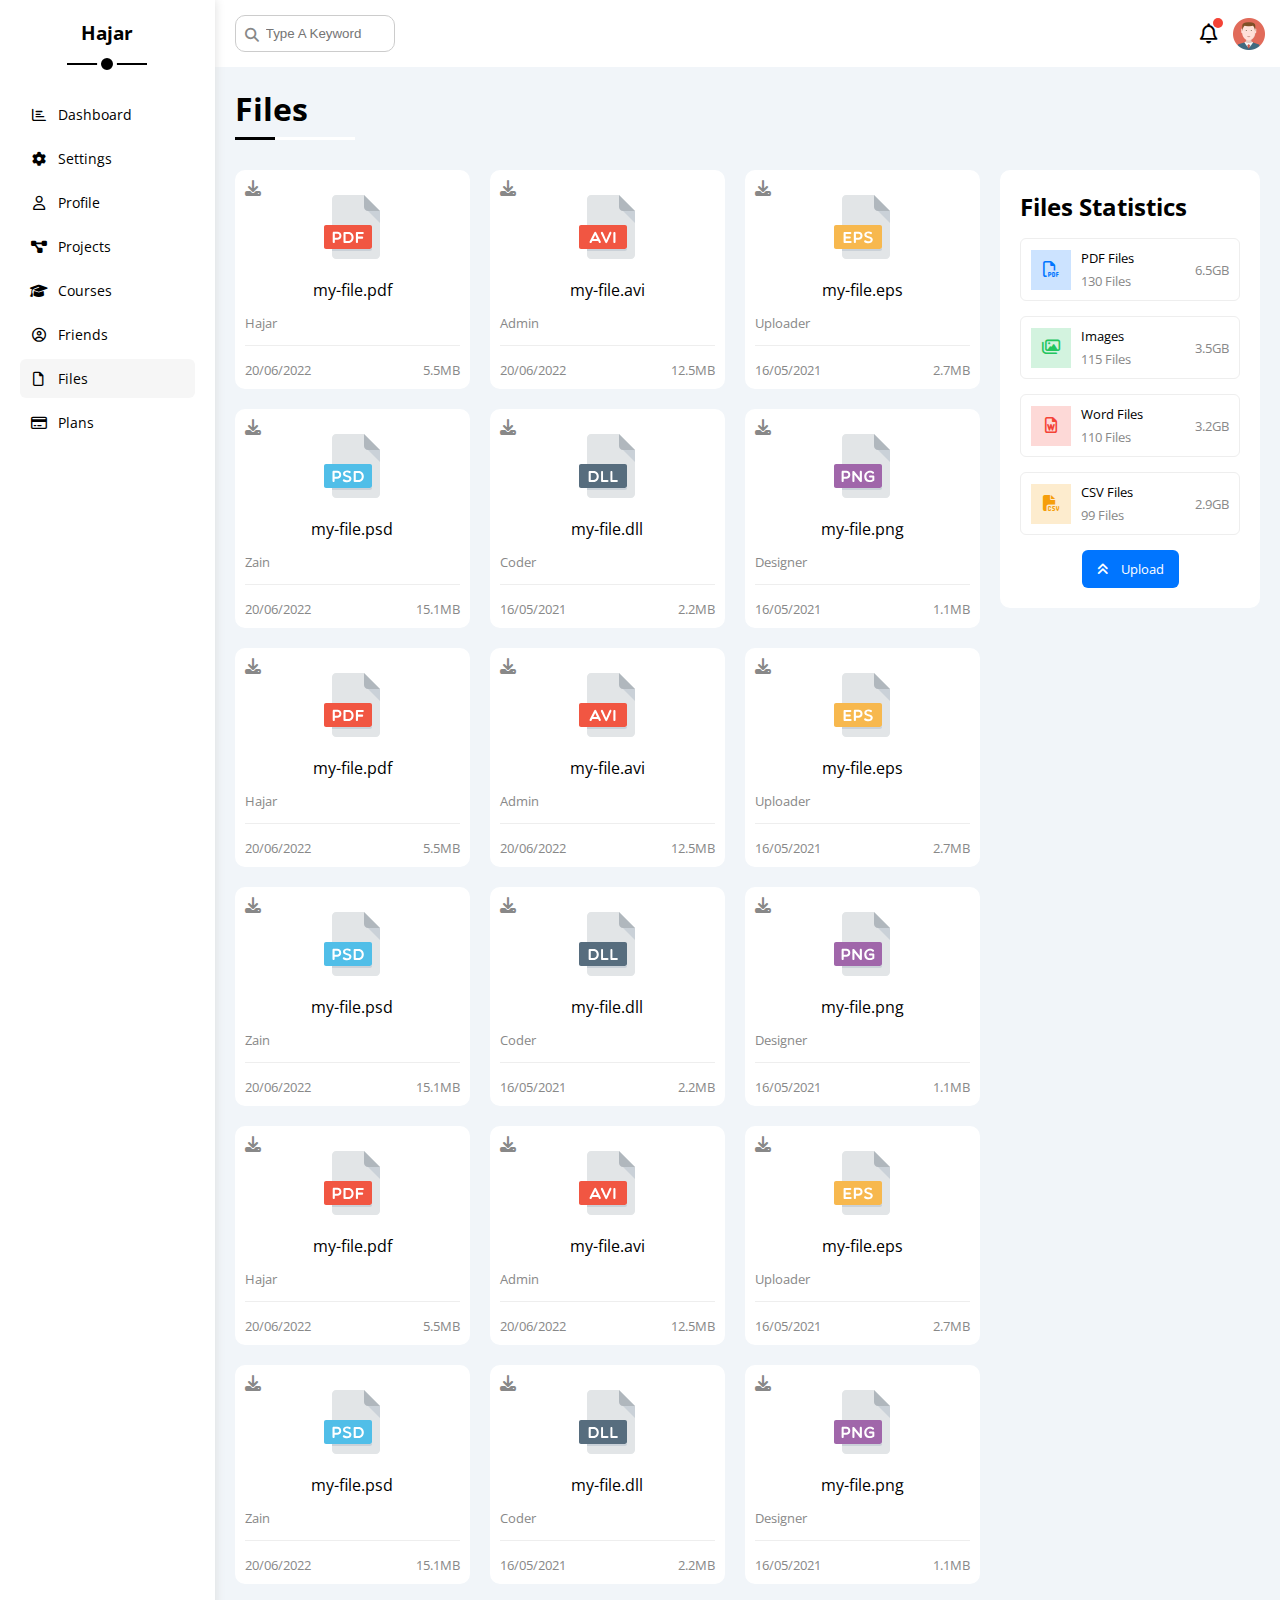
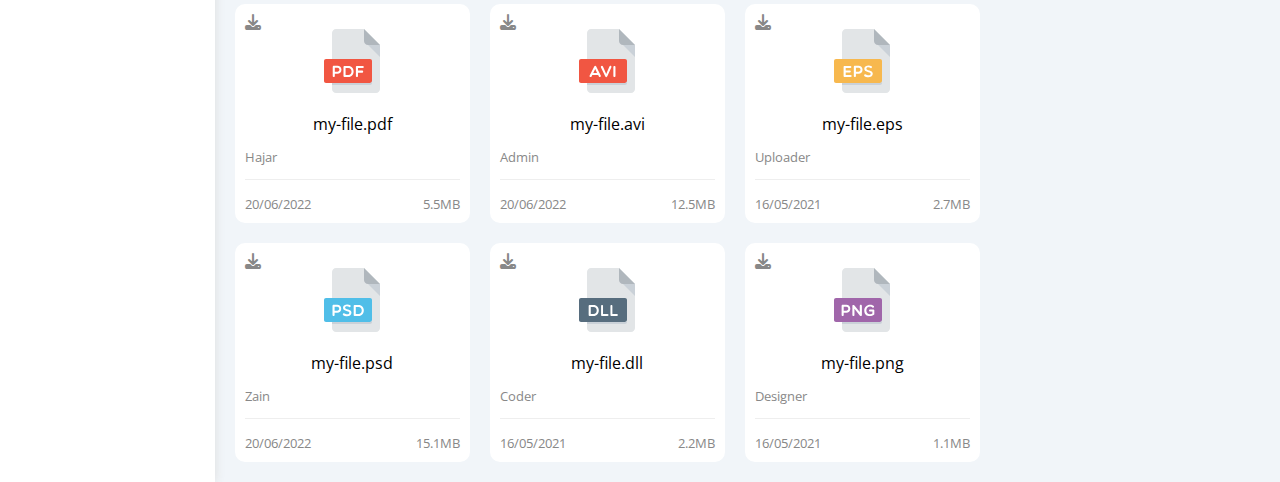
<file: files.html>
<!DOCTYPE html>
<html lang="en">
<head>
    <meta charset="UTF-8">
    <meta name="viewport" content="width=device-width, initial-scale=1.0">
    <title>Files</title>
    <!-- Font Awesome -->
    <link rel="stylesheet" href="css/all.min.css">
    <!-- Framework -->
    <link rel="stylesheet" href="css/framework.css">
    <!-- Main Css -->
    <link rel="stylesheet" href="css/master.css">
    <!-- Google Fonts -->
    <link rel="preconnect" href="https://fonts.googleapis.com">
    <link rel="preconnect" href="https://fonts.gstatic.com" crossorigin>
    <link href="https://fonts.googleapis.com/css2?family=Cairo:wght@200..1000&family=Lato:wght@300;400;700&family=Open+Sans:ital,wdth,wght@0,75..100,300..800;1,75..100,300..800&family=Poppins:ital,wght@0,100;0,200;0,300;0,400;0,500;0,600;0,700;0,800;0,900;1,100;1,200;1,300;1,400;1,500;1,600;1,700;1,800;1,900&family=Roboto:ital,wght@0,100;0,300;0,400;0,500;0,700;0,900;1,100;1,300;1,400;1,500;1,700;1,900&family=Viga&display=swap" rel="stylesheet">
</head>
<body>
    <div class="page d-flex">
        <!-- Start Sidebar -->
        <div class="sidebar bg-white p-20 p-relative">
            <h3 class="p-relative txt-c mt-0">Hajar</h3>
            <ul>
                <li>
                    <a class="d-flex align-center fs-14 c-black rad-6 p-10" href="index.html">
                        <i class="fa-regular fa-chart-bar fa-fw"></i>
                        <span>Dashboard</span>
                    </a>
                </li>
                <li>
                    <a class="d-flex align-center fs-14 c-black rad-6 p-10" href="settings.html">
                        <i class="fa-solid fa-gear fa-fw"></i>
                        <span>Settings</span>
                    </a>
                </li>
                <li>
                    <a class="d-flex align-center fs-14 c-black rad-6 p-10" href="profile.html">
                        <i class="fa-regular fa-user fa-fw"></i>
                        <span>Profile</span>
                    </a>
                </li>
                <li>
                    <a class="d-flex align-center fs-14 c-black rad-6 p-10" href="projects.html">
                        <i class="fa-solid fa-diagram-project fa-fw"></i>
                        <span>Projects</span>
                    </a>
                </li>
                <li>
                    <a class="d-flex align-center fs-14 c-black rad-6 p-10" href="courses.html">
                        <i class="fa-solid fa-graduation-cap fa-fw"></i>
                        <span>Courses</span>
                    </a>
                </li>
                <li>
                    <a class="d-flex align-center fs-14 c-black rad-6 p-10" href="friends.html">
                        <i class="fa-regular fa-circle-user fa-fw"></i>
                        <span>Friends</span>
                    </a>
                </li>
                <li>
                    <a class="active d-flex align-center fs-14 c-black rad-6 p-10" href="files.html">
                        <i class="fa-regular fa-file fa-fw"></i>
                        <span>Files</span>
                    </a>
                </li>
                <li>
                    <a class="d-flex align-center fs-14 c-black rad-6 p-10" href="plans.html">
                        <i class="fa-regular fa-credit-card fa-fw"></i>
                        <span>Plans</span>
                    </a>
                </li>
            </ul>
        </div>
        <!-- End Sidebar -->
        <div class="content w-full over-hidden">
            <!-- Start Head -->
            <div class="head bg-white p-15 between-flex">
                <div class="search p-relative">
                    <input class="p-10 rad-10" type="search" placeholder="Type A Keyword">
                </div> 
                <div class="icons d-flex align-center">
                    <span class="notification p-relative">
                        <i class="fa-regular fa-bell fa-lg"></i>
                    </span>
                    <img src="images/avatar.png" alt="">
                </div>
            </div>
            <!-- End Head -->
            <h1 class="p-relative">Files</h1>
            <div class="files-page d-flex m-20 gap-20">
                <!-- Start Files Statistics -->
                <div class="file-statistics bg-white p-20 rad-10">
                    <h2 class="mt-0 mb-15 txt-c-mobile">Files Statistics</h2>
                    <div class="d-flex align-center border-eee p-10 rad-6 mb-15 fs-13">
                        <i class="fa-regular fa-file-pdf fa-lg blue center-flex c-blue icon"></i>
                        <div class="info">
                            <span>PDF Files</span>
                            <span class="d-block mt- mt-5 c-grey">130 Files</span>
                        </div>
                        <div class="size c-grey">6.5GB</div>
                    </div>
                    <div class="d-flex align-center border-eee p-10 rad-6 mb-15 fs-13">
                        <i class="fa-regular fa-images fa-lg green center-flex c-green icon"></i>
                        <div class="info">
                            <span>Images</span>
                            <span class="d-block mt- mt-5 c-grey">115 Files</span>
                        </div>
                        <div class="size c-grey">3.5GB</div>
                    </div>
                    <div class="d-flex align-center border-eee p-10 rad-6 mb-15 fs-13">
                        <i class="fa-regular fa-file-word fa-lg red center-flex c-red icon"></i>
                        <div class="info">
                            <span>Word Files</span>
                            <span class="d-block mt- mt-5 c-grey">110 Files</span>
                        </div>
                        <div class="size c-grey">3.2GB</div>
                    </div>
                    <div class="d-flex align-center border-eee p-10 rad-6 mb-15 fs-13">
                        <i class="fa-solid fa-file-csv fa-lg orange center-flex c-orange icon"></i>
                        <div class="info">
                            <span>CSV Files</span>
                            <span class="d-block mt- mt-5 c-grey">99 Files</span>
                        </div>
                        <div class="size c-grey">2.9GB</div>
                    </div>
                    <a class="upload bg-blue c-white fs-13 rad-6 d-block w-fit" href="#">
                        <i class="fa-solid fa-angles-up mr-10"></i>
                        Upload
                    </a>
                </div>
                <!-- End Files Statistics -->
                
                <!-- Start Files Content -->
                <div class="files-content d-grid gap-20">
                    <div class="file bg-white p-10 rad-10">
                        <i class="fa-solid fa-download c-grey p-absolute"></i>
                        <div class="icon txt-c">
                            <img class="mt-15 mb-15" src="images/pdf.svg" alt="">
                        </div>
                        <div class="txt-c">
                            my-file.pdf
                        </div>
                        <p class="c-grey fs-13">Hajar</p>
                        <div class="info between-flex mt-10 pt-15 fs-13 c-grey">
                            <span>20/06/2022</span>
                            <span>5.5MB</span>
                        </div>
                    </div>
                    <div class="file bg-white p-10 rad-10">
                        <i class="fa-solid fa-download c-grey p-absolute"></i>
                        <div class="icon txt-c">
                            <img class="mt-15 mb-15" src="images/avi.svg" alt="">
                        </div>
                        <div class="txt-c">
                            my-file.avi
                        </div>
                        <p class="c-grey fs-13">Admin</p>
                        <div class="info between-flex mt-10 pt-15 fs-13 c-grey">
                            <span>20/06/2022</span>
                            <span>12.5MB</span>
                        </div>
                    </div>
                    <div class="file bg-white p-10 rad-10">
                        <i class="fa-solid fa-download c-grey p-absolute"></i>
                        <div class="icon txt-c">
                            <img class="mt-15 mb-15" src="images/eps.svg" alt="">
                        </div>
                        <div class="txt-c">
                            my-file.eps
                        </div>
                        <p class="c-grey fs-13">Uploader</p>
                        <div class="info between-flex mt-10 pt-15 fs-13 c-grey">
                            <span>16/05/2021</span>
                            <span>2.7MB</span>
                        </div>
                    </div>
                    <div class="file bg-white p-10 rad-10">
                        <i class="fa-solid fa-download c-grey p-absolute"></i>
                        <div class="icon txt-c">
                            <img class="mt-15 mb-15" src="images/psd.svg" alt="">
                        </div>
                        <div class="txt-c">
                            my-file.psd
                        </div>
                        <p class="c-grey fs-13">Zain</p>
                        <div class="info between-flex mt-10 pt-15 fs-13 c-grey">
                            <span>20/06/2022</span>
                            <span>15.1MB</span>
                        </div>
                    </div>
                    <div class="file bg-white p-10 rad-10">
                        <i class="fa-solid fa-download c-grey p-absolute"></i>
                        <div class="icon txt-c">
                            <img class="mt-15 mb-15" src="images/dll.svg" alt="">
                        </div>
                        <div class="txt-c">
                            my-file.dll
                        </div>
                        <p class="c-grey fs-13">Coder</p>
                        <div class="info between-flex mt-10 pt-15 fs-13 c-grey">
                            <span>16/05/2021</span>
                            <span>2.2MB</span>
                        </div>
                    </div>
                    <div class="file bg-white p-10 rad-10">
                        <i class="fa-solid fa-download c-grey p-absolute"></i>
                        <div class="icon txt-c">
                            <img class="mt-15 mb-15" src="images/png.svg" alt="">
                        </div>
                        <div class="txt-c">
                            my-file.png
                        </div>
                        <p class="c-grey fs-13">Designer</p>
                        <div class="info between-flex mt-10 pt-15 fs-13 c-grey">
                            <span>16/05/2021</span>
                            <span>1.1MB</span>
                        </div>
                    </div>
                    <div class="file bg-white p-10 rad-10">
                        <i class="fa-solid fa-download c-grey p-absolute"></i>
                        <div class="icon txt-c">
                            <img class="mt-15 mb-15" src="images/pdf.svg" alt="">
                        </div>
                        <div class="txt-c">
                            my-file.pdf
                        </div>
                        <p class="c-grey fs-13">Hajar</p>
                        <div class="info between-flex mt-10 pt-15 fs-13 c-grey">
                            <span>20/06/2022</span>
                            <span>5.5MB</span>
                        </div>
                    </div>
                    <div class="file bg-white p-10 rad-10">
                        <i class="fa-solid fa-download c-grey p-absolute"></i>
                        <div class="icon txt-c">
                            <img class="mt-15 mb-15" src="images/avi.svg" alt="">
                        </div>
                        <div class="txt-c">
                            my-file.avi
                        </div>
                        <p class="c-grey fs-13">Admin</p>
                        <div class="info between-flex mt-10 pt-15 fs-13 c-grey">
                            <span>20/06/2022</span>
                            <span>12.5MB</span>
                        </div>
                    </div>
                    <div class="file bg-white p-10 rad-10">
                        <i class="fa-solid fa-download c-grey p-absolute"></i>
                        <div class="icon txt-c">
                            <img class="mt-15 mb-15" src="images/eps.svg" alt="">
                        </div>
                        <div class="txt-c">
                            my-file.eps
                        </div>
                        <p class="c-grey fs-13">Uploader</p>
                        <div class="info between-flex mt-10 pt-15 fs-13 c-grey">
                            <span>16/05/2021</span>
                            <span>2.7MB</span>
                        </div>
                    </div>
                    <div class="file bg-white p-10 rad-10">
                        <i class="fa-solid fa-download c-grey p-absolute"></i>
                        <div class="icon txt-c">
                            <img class="mt-15 mb-15" src="images/psd.svg" alt="">
                        </div>
                        <div class="txt-c">
                            my-file.psd
                        </div>
                        <p class="c-grey fs-13">Zain</p>
                        <div class="info between-flex mt-10 pt-15 fs-13 c-grey">
                            <span>20/06/2022</span>
                            <span>15.1MB</span>
                        </div>
                    </div>
                    <div class="file bg-white p-10 rad-10">
                        <i class="fa-solid fa-download c-grey p-absolute"></i>
                        <div class="icon txt-c">
                            <img class="mt-15 mb-15" src="images/dll.svg" alt="">
                        </div>
                        <div class="txt-c">
                            my-file.dll
                        </div>
                        <p class="c-grey fs-13">Coder</p>
                        <div class="info between-flex mt-10 pt-15 fs-13 c-grey">
                            <span>16/05/2021</span>
                            <span>2.2MB</span>
                        </div>
                    </div>
                    <div class="file bg-white p-10 rad-10">
                        <i class="fa-solid fa-download c-grey p-absolute"></i>
                        <div class="icon txt-c">
                            <img class="mt-15 mb-15" src="images/png.svg" alt="">
                        </div>
                        <div class="txt-c">
                            my-file.png
                        </div>
                        <p class="c-grey fs-13">Designer</p>
                        <div class="info between-flex mt-10 pt-15 fs-13 c-grey">
                            <span>16/05/2021</span>
                            <span>1.1MB</span>
                        </div>
                    </div>
                    <div class="file bg-white p-10 rad-10">
                        <i class="fa-solid fa-download c-grey p-absolute"></i>
                        <div class="icon txt-c">
                            <img class="mt-15 mb-15" src="images/pdf.svg" alt="">
                        </div>
                        <div class="txt-c">
                            my-file.pdf
                        </div>
                        <p class="c-grey fs-13">Hajar</p>
                        <div class="info between-flex mt-10 pt-15 fs-13 c-grey">
                            <span>20/06/2022</span>
                            <span>5.5MB</span>
                        </div>
                    </div>
                    <div class="file bg-white p-10 rad-10">
                        <i class="fa-solid fa-download c-grey p-absolute"></i>
                        <div class="icon txt-c">
                            <img class="mt-15 mb-15" src="images/avi.svg" alt="">
                        </div>
                        <div class="txt-c">
                            my-file.avi
                        </div>
                        <p class="c-grey fs-13">Admin</p>
                        <div class="info between-flex mt-10 pt-15 fs-13 c-grey">
                            <span>20/06/2022</span>
                            <span>12.5MB</span>
                        </div>
                    </div>
                    <div class="file bg-white p-10 rad-10">
                        <i class="fa-solid fa-download c-grey p-absolute"></i>
                        <div class="icon txt-c">
                            <img class="mt-15 mb-15" src="images/eps.svg" alt="">
                        </div>
                        <div class="txt-c">
                            my-file.eps
                        </div>
                        <p class="c-grey fs-13">Uploader</p>
                        <div class="info between-flex mt-10 pt-15 fs-13 c-grey">
                            <span>16/05/2021</span>
                            <span>2.7MB</span>
                        </div>
                    </div>
                    <div class="file bg-white p-10 rad-10">
                        <i class="fa-solid fa-download c-grey p-absolute"></i>
                        <div class="icon txt-c">
                            <img class="mt-15 mb-15" src="images/psd.svg" alt="">
                        </div>
                        <div class="txt-c">
                            my-file.psd
                        </div>
                        <p class="c-grey fs-13">Zain</p>
                        <div class="info between-flex mt-10 pt-15 fs-13 c-grey">
                            <span>20/06/2022</span>
                            <span>15.1MB</span>
                        </div>
                    </div>
                    <div class="file bg-white p-10 rad-10">
                        <i class="fa-solid fa-download c-grey p-absolute"></i>
                        <div class="icon txt-c">
                            <img class="mt-15 mb-15" src="images/dll.svg" alt="">
                        </div>
                        <div class="txt-c">
                            my-file.dll
                        </div>
                        <p class="c-grey fs-13">Coder</p>
                        <div class="info between-flex mt-10 pt-15 fs-13 c-grey">
                            <span>16/05/2021</span>
                            <span>2.2MB</span>
                        </div>
                    </div>
                    <div class="file bg-white p-10 rad-10">
                        <i class="fa-solid fa-download c-grey p-absolute"></i>
                        <div class="icon txt-c">
                            <img class="mt-15 mb-15" src="images/png.svg" alt="">
                        </div>
                        <div class="txt-c">
                            my-file.png
                        </div>
                        <p class="c-grey fs-13">Designer</p>
                        <div class="info between-flex mt-10 pt-15 fs-13 c-grey">
                            <span>16/05/2021</span>
                            <span>1.1MB</span>
                        </div>
                    </div>
                    <div class="file bg-white p-10 rad-10">
                        <i class="fa-solid fa-download c-grey p-absolute"></i>
                        <div class="icon txt-c">
                            <img class="mt-15 mb-15" src="images/pdf.svg" alt="">
                        </div>
                        <div class="txt-c">
                            my-file.pdf
                        </div>
                        <p class="c-grey fs-13">Hajar</p>
                        <div class="info between-flex mt-10 pt-15 fs-13 c-grey">
                            <span>20/06/2022</span>
                            <span>5.5MB</span>
                        </div>
                    </div>
                    <div class="file bg-white p-10 rad-10">
                        <i class="fa-solid fa-download c-grey p-absolute"></i>
                        <div class="icon txt-c">
                            <img class="mt-15 mb-15" src="images/avi.svg" alt="">
                        </div>
                        <div class="txt-c">
                            my-file.avi
                        </div>
                        <p class="c-grey fs-13">Admin</p>
                        <div class="info between-flex mt-10 pt-15 fs-13 c-grey">
                            <span>20/06/2022</span>
                            <span>12.5MB</span>
                        </div>
                    </div>
                    <div class="file bg-white p-10 rad-10">
                        <i class="fa-solid fa-download c-grey p-absolute"></i>
                        <div class="icon txt-c">
                            <img class="mt-15 mb-15" src="images/eps.svg" alt="">
                        </div>
                        <div class="txt-c">
                            my-file.eps
                        </div>
                        <p class="c-grey fs-13">Uploader</p>
                        <div class="info between-flex mt-10 pt-15 fs-13 c-grey">
                            <span>16/05/2021</span>
                            <span>2.7MB</span>
                        </div>
                    </div>
                    <div class="file bg-white p-10 rad-10">
                        <i class="fa-solid fa-download c-grey p-absolute"></i>
                        <div class="icon txt-c">
                            <img class="mt-15 mb-15" src="images/psd.svg" alt="">
                        </div>
                        <div class="txt-c">
                            my-file.psd
                        </div>
                        <p class="c-grey fs-13">Zain</p>
                        <div class="info between-flex mt-10 pt-15 fs-13 c-grey">
                            <span>20/06/2022</span>
                            <span>15.1MB</span>
                        </div>
                    </div>
                    <div class="file bg-white p-10 rad-10">
                        <i class="fa-solid fa-download c-grey p-absolute"></i>
                        <div class="icon txt-c">
                            <img class="mt-15 mb-15" src="images/dll.svg" alt="">
                        </div>
                        <div class="txt-c">
                            my-file.dll
                        </div>
                        <p class="c-grey fs-13">Coder</p>
                        <div class="info between-flex mt-10 pt-15 fs-13 c-grey">
                            <span>16/05/2021</span>
                            <span>2.2MB</span>
                        </div>
                    </div>
                    <div class="file bg-white p-10 rad-10">
                        <i class="fa-solid fa-download c-grey p-absolute"></i>
                        <div class="icon txt-c">
                            <img class="mt-15 mb-15" src="images/png.svg" alt="">
                        </div>
                        <div class="txt-c">
                            my-file.png
                        </div>
                        <p class="c-grey fs-13">Designer</p>
                        <div class="info between-flex mt-10 pt-15 fs-13 c-grey">
                            <span>16/05/2021</span>
                            <span>1.1MB</span>
                        </div>
                    </div>
                </div>
                <!-- End Files Content -->
            </div>
        </div>
    </div>
</body>
</html>
</file>
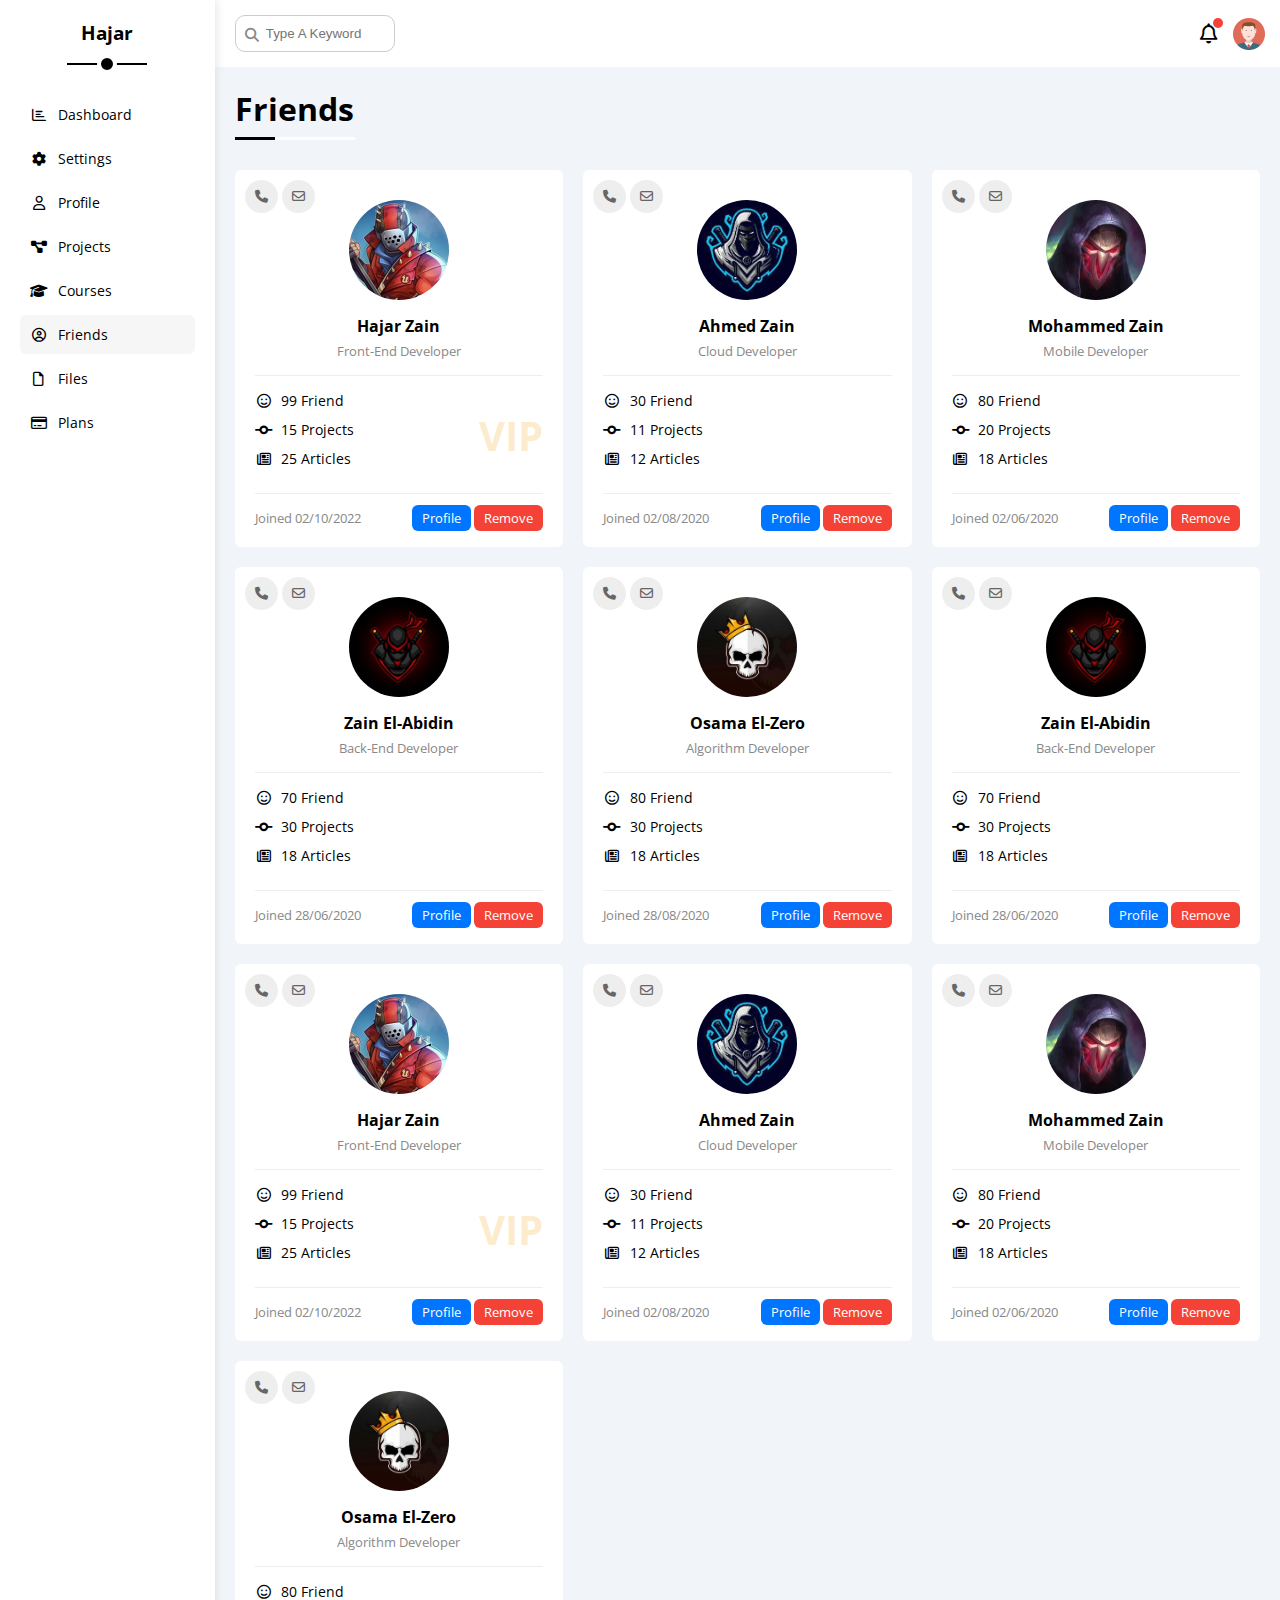
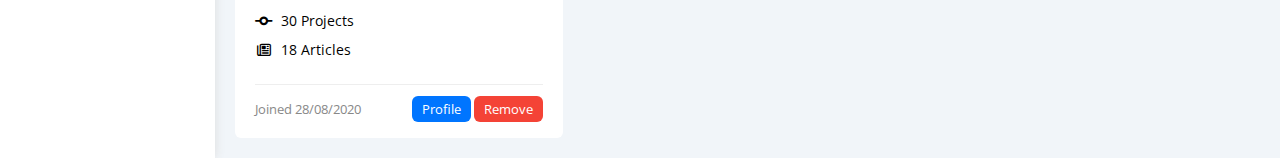
<file: friends.html>
<!DOCTYPE html>
<html lang="en">
<head>
    <meta charset="UTF-8">
    <meta name="viewport" content="width=device-width, initial-scale=1.0">
    <title>Friends</title>
    <!-- Font Awesome -->
    <link rel="stylesheet" href="css/all.min.css">
    <!-- Framework -->
    <link rel="stylesheet" href="css/framework.css">
    <!-- Main Css -->
    <link rel="stylesheet" href="css/master.css">
    <!-- Google Fonts -->
    <link rel="preconnect" href="https://fonts.googleapis.com">
    <link rel="preconnect" href="https://fonts.gstatic.com" crossorigin>
    <link href="https://fonts.googleapis.com/css2?family=Cairo:wght@200..1000&family=Lato:wght@300;400;700&family=Open+Sans:ital,wdth,wght@0,75..100,300..800;1,75..100,300..800&family=Poppins:ital,wght@0,100;0,200;0,300;0,400;0,500;0,600;0,700;0,800;0,900;1,100;1,200;1,300;1,400;1,500;1,600;1,700;1,800;1,900&family=Roboto:ital,wght@0,100;0,300;0,400;0,500;0,700;0,900;1,100;1,300;1,400;1,500;1,700;1,900&family=Viga&display=swap" rel="stylesheet">
</head>
<body>
    <div class="page d-flex">
        <!-- Start Sidebar -->
        <div class="sidebar bg-white p-20 p-relative">
            <h3 class="p-relative txt-c mt-0">Hajar</h3>
            <ul>
                <li>
                    <a class="d-flex align-center fs-14 c-black rad-6 p-10" href="index.html">
                        <i class="fa-regular fa-chart-bar fa-fw"></i>
                        <span>Dashboard</span>
                    </a>
                </li>
                <li>
                    <a class="d-flex align-center fs-14 c-black rad-6 p-10" href="settings.html">
                        <i class="fa-solid fa-gear fa-fw"></i>
                        <span>Settings</span>
                    </a>
                </li>
                <li>
                    <a class="d-flex align-center fs-14 c-black rad-6 p-10" href="profile.html">
                        <i class="fa-regular fa-user fa-fw"></i>
                        <span>Profile</span>
                    </a>
                </li>
                <li>
                    <a class="d-flex align-center fs-14 c-black rad-6 p-10" href="projects.html">
                        <i class="fa-solid fa-diagram-project fa-fw"></i>
                        <span>Projects</span>
                    </a>
                </li>
                <li>
                    <a class="d-flex align-center fs-14 c-black rad-6 p-10" href="courses.html">
                        <i class="fa-solid fa-graduation-cap fa-fw"></i>
                        <span>Courses</span>
                    </a>
                </li>
                <li>
                    <a class="active d-flex align-center fs-14 c-black rad-6 p-10" href="friends.html">
                        <i class="fa-regular fa-circle-user fa-fw"></i>
                        <span>Friends</span>
                    </a>
                </li>
                <li>
                    <a class="d-flex align-center fs-14 c-black rad-6 p-10" href="files.html">
                        <i class="fa-regular fa-file fa-fw"></i>
                        <span>Files</span>
                    </a>
                </li>
                <li>
                    <a class="d-flex align-center fs-14 c-black rad-6 p-10" href="plans.html">
                        <i class="fa-regular fa-credit-card fa-fw"></i>
                        <span>Plans</span>
                    </a>
                </li>
            </ul>
        </div>
        <!-- End Sidebar -->
        <div class="content w-full over-hidden">
            <!-- Start Head -->
            <div class="head bg-white p-15 between-flex">
                <div class="search p-relative">
                    <input class="p-10 rad-10" type="search" placeholder="Type A Keyword">
                </div> 
                <div class="icons d-flex align-center">
                    <span class="notification p-relative">
                        <i class="fa-regular fa-bell fa-lg"></i>
                    </span>
                    <img src="images/avatar.png" alt="">
                </div>
            </div>
            <!-- End Head -->
            <h1 class="p-relative">Friends</h1>
            <div class="friends-page d-grid m-20 gap-20">
                <div class="friend bg-white rad-6 p-20 p-relative">
                    <div class="contact">
                        <i class="fa-solid fa-phone"></i>
                        <i class="fa-regular fa-envelope"></i>
                    </div>
                    <div class="txt-c">
                        <img decoding="async" class="rad-half mt-10 mb-10 w-100 h-100" src="images/friend-01.jpg" alt="">
                        <h4 class="m-0">Hajar Zain</h4>
                        <p class="c-grey fs-13 mt-5 mb-0">Front-End Developer</p>
                    </div>
                    <div class="icons fs-14 p-relative">
                        <div class="mb-10">
                            <i class="fa-regular fa-face-smile fa-fw"></i>
                            <span>99 Friend</span>
                        </div>
                        <div class="mb-10">
                            <i class="fa-solid fa-code-commit fa-fw"></i>
                            <span>15 Projects</span>
                        </div>
                        <div class="mb-10">
                            <i class="fa-regular fa-newspaper fa-fw"></i>
                            <span>25 Articles</span>
                        </div>
                        <span class="vip fw-bold c-orange">VIP</span>
                    </div>
                    <div class="info between-flex fs-13">
                        <span class="c-grey">Joined 02/10/2022</span>
                        <div>
                            <a class="bg-blue c-white btn-shape" href="profile.html">Profile</a>
                            <a class="bg-red c-white btn-shape" href="#">Remove</a>
                        </div>
                    </div>
                </div>
                <div class="friend bg-white rad-6 p-20 p-relative">
                    <div class="contact">
                        <i class="fa-solid fa-phone"></i>
                        <i class="fa-regular fa-envelope"></i>
                    </div>
                    <div class="txt-c">
                        <img decoding="async" class="rad-half mt-10 mb-10 w-100 h-100" src="images/friend-02.jpg" alt="">
                        <h4 class="m-0">Ahmed Zain</h4>
                        <p class="c-grey fs-13 mt-5 mb-0">Cloud Developer</p>
                    </div>
                    <div class="icons fs-14 p-relative">
                        <div class="mb-10">
                            <i class="fa-regular fa-face-smile fa-fw"></i>
                            <span>30 Friend</span>
                        </div>
                        <div class="mb-10">
                            <i class="fa-solid fa-code-commit fa-fw"></i>
                            <span>11 Projects</span>
                        </div>
                        <div class="mb-10">
                            <i class="fa-regular fa-newspaper fa-fw"></i>
                            <span>12 Articles</span>
                        </div>
                    </div>
                    <div class="info between-flex fs-13">
                        <span class="c-grey">Joined 02/08/2020</span>
                        <div>
                            <a class="bg-blue c-white btn-shape" href="profile.html">Profile</a>    
                            <a class="bg-red c-white btn-shape" href="#">Remove</a>
                        </div>
                    </div>
                </div>
                <div class="friend bg-white rad-6 p-20 p-relative">
                    <div class="contact">
                        <i class="fa-solid fa-phone"></i>
                        <i class="fa-regular fa-envelope"></i>
                    </div>
                    <div class="txt-c">
                        <img decoding="async" class="rad-half mt-10 mb-10 w-100 h-100" src="images/friend-03.jpg" alt="">
                        <h4 class="m-0">Mohammed Zain</h4>
                        <p class="c-grey fs-13 mt-5 mb-0">Mobile Developer</p>
                    </div>
                    <div class="icons fs-14 p-relative">
                        <div class="mb-10">
                            <i class="fa-regular fa-face-smile fa-fw"></i>
                            <span>80 Friend</span>
                        </div>
                        <div class="mb-10">
                            <i class="fa-solid fa-code-commit fa-fw"></i>
                            <span>20 Projects</span>
                        </div>
                        <div class="mb-10">
                            <i class="fa-regular fa-newspaper fa-fw"></i>
                            <span>18 Articles</span>
                        </div>
                    </div>
                    <div class="info between-flex fs-13">
                        <span class="c-grey">Joined 02/06/2020</span>
                        <div>
                            <a class="bg-blue c-white btn-shape" href="profile.html">Profile</a>    
                            <a class="bg-red c-white btn-shape" href="#">Remove</a>
                        </div>
                    </div>
                </div>
                <div class="friend bg-white rad-6 p-20 p-relative">
                    <div class="contact">
                        <i class="fa-solid fa-phone"></i>
                        <i class="fa-regular fa-envelope"></i>
                    </div>
                    <div class="txt-c">
                        <img decoding="async" class="rad-half mt-10 mb-10 w-100 h-100" src="images/friend-04.jpg" alt="">
                        <h4 class="m-0">Zain El-Abidin</h4>
                        <p class="c-grey fs-13 mt-5 mb-0">Back-End Developer</p>
                    </div>
                    <div class="icons fs-14 p-relative">
                        <div class="mb-10">
                            <i class="fa-regular fa-face-smile fa-fw"></i>
                            <span>70 Friend</span>
                        </div>
                        <div class="mb-10">
                            <i class="fa-solid fa-code-commit fa-fw"></i>
                            <span>30 Projects</span>
                        </div>
                        <div class="mb-10">
                            <i class="fa-regular fa-newspaper fa-fw"></i>
                            <span>18 Articles</span>
                        </div>
                    </div>
                    <div class="info between-flex fs-13">
                        <span class="c-grey">Joined 28/06/2020</span>
                        <div>
                            <a class="bg-blue c-white btn-shape" href="profile.html">Profile</a>    
                            <a class="bg-red c-white btn-shape" href="#">Remove</a>
                        </div>
                    </div>
                </div>
                <div class="friend bg-white rad-6 p-20 p-relative">
                    <div class="contact">
                        <i class="fa-solid fa-phone"></i>
                        <i class="fa-regular fa-envelope"></i>
                    </div>
                    <div class="txt-c">
                        <img decoding="async" class="rad-half mt-10 mb-10 w-100 h-100" src="images/friend-05.jpg" alt="">
                        <h4 class="m-0">Osama El-Zero</h4>
                        <p class="c-grey fs-13 mt-5 mb-0">Algorithm Developer</p>
                    </div>
                    <div class="icons fs-14 p-relative">
                        <div class="mb-10">
                            <i class="fa-regular fa-face-smile fa-fw"></i>
                            <span>80 Friend</span>
                        </div>
                        <div class="mb-10">
                            <i class="fa-solid fa-code-commit fa-fw"></i>
                            <span>30 Projects</span>
                        </div>
                        <div class="mb-10">
                            <i class="fa-regular fa-newspaper fa-fw"></i>
                            <span>18 Articles</span>
                        </div>
                    </div>
                    <div class="info between-flex fs-13">
                        <span class="c-grey">Joined 28/08/2020</span>
                        <div>
                            <a class="bg-blue c-white btn-shape" href="profile.html">Profile</a>    
                            <a class="bg-red c-white btn-shape" href="#">Remove</a>
                        </div>
                    </div>
                </div>
                <div class="friend bg-white rad-6 p-20 p-relative">
                    <div class="contact">
                        <i class="fa-solid fa-phone"></i>
                        <i class="fa-regular fa-envelope"></i>
                    </div>
                    <div class="txt-c">
                        <img decoding="async" class="rad-half mt-10 mb-10 w-100 h-100" src="images/friend-04.jpg" alt="">
                        <h4 class="m-0">Zain El-Abidin</h4>
                        <p class="c-grey fs-13 mt-5 mb-0">Back-End Developer</p>
                    </div>
                    <div class="icons fs-14 p-relative">
                        <div class="mb-10">
                            <i class="fa-regular fa-face-smile fa-fw"></i>
                            <span>70 Friend</span>
                        </div>
                        <div class="mb-10">
                            <i class="fa-solid fa-code-commit fa-fw"></i>
                            <span>30 Projects</span>
                        </div>
                        <div class="mb-10">
                            <i class="fa-regular fa-newspaper fa-fw"></i>
                            <span>18 Articles</span>
                        </div>
                    </div>
                    <div class="info between-flex fs-13">
                        <span class="c-grey">Joined 28/06/2020</span>
                        <div>
                            <a class="bg-blue c-white btn-shape" href="profile.html">Profile</a>    
                            <a class="bg-red c-white btn-shape" href="#">Remove</a>
                        </div>
                    </div>
                </div>
                <div class="friend bg-white rad-6 p-20 p-relative">
                    <div class="contact">
                        <i class="fa-solid fa-phone"></i>
                        <i class="fa-regular fa-envelope"></i>
                    </div>
                    <div class="txt-c">
                        <img decoding="async" class="rad-half mt-10 mb-10 w-100 h-100" src="images/friend-01.jpg" alt="">
                        <h4 class="m-0">Hajar Zain</h4>
                        <p class="c-grey fs-13 mt-5 mb-0">Front-End Developer</p>
                    </div>
                    <div class="icons fs-14 p-relative">
                        <div class="mb-10">
                            <i class="fa-regular fa-face-smile fa-fw"></i>
                            <span>99 Friend</span>
                        </div>
                        <div class="mb-10">
                            <i class="fa-solid fa-code-commit fa-fw"></i>
                            <span>15 Projects</span>
                        </div>
                        <div class="mb-10">
                            <i class="fa-regular fa-newspaper fa-fw"></i>
                            <span>25 Articles</span>
                        </div>
                        <span class="vip fw-bold c-orange">VIP</span>
                    </div>
                    <div class="info between-flex fs-13">
                        <span class="c-grey">Joined 02/10/2022</span>
                        <div>
                            <a class="bg-blue c-white btn-shape" href="profile.html">Profile</a>
                            <a class="bg-red c-white btn-shape" href="#">Remove</a>
                        </div>
                    </div>
                </div>
                <div class="friend bg-white rad-6 p-20 p-relative">
                    <div class="contact">
                        <i class="fa-solid fa-phone"></i>
                        <i class="fa-regular fa-envelope"></i>
                    </div>
                    <div class="txt-c">
                        <img decoding="async" class="rad-half mt-10 mb-10 w-100 h-100" src="images/friend-02.jpg" alt="">
                        <h4 class="m-0">Ahmed Zain</h4>
                        <p class="c-grey fs-13 mt-5 mb-0">Cloud Developer</p>
                    </div>
                    <div class="icons fs-14 p-relative">
                        <div class="mb-10">
                            <i class="fa-regular fa-face-smile fa-fw"></i>
                            <span>30 Friend</span>
                        </div>
                        <div class="mb-10">
                            <i class="fa-solid fa-code-commit fa-fw"></i>
                            <span>11 Projects</span>
                        </div>
                        <div class="mb-10">
                            <i class="fa-regular fa-newspaper fa-fw"></i>
                            <span>12 Articles</span>
                        </div>
                    </div>
                    <div class="info between-flex fs-13">
                        <span class="c-grey">Joined 02/08/2020</span>
                        <div>
                            <a class="bg-blue c-white btn-shape" href="profile.html">Profile</a>    
                            <a class="bg-red c-white btn-shape" href="#">Remove</a>
                        </div>
                    </div>
                </div>
                <div class="friend bg-white rad-6 p-20 p-relative">
                    <div class="contact">
                        <i class="fa-solid fa-phone"></i>
                        <i class="fa-regular fa-envelope"></i>
                    </div>
                    <div class="txt-c">
                        <img decoding="async" class="rad-half mt-10 mb-10 w-100 h-100" src="images/friend-03.jpg" alt="">
                        <h4 class="m-0">Mohammed Zain</h4>
                        <p class="c-grey fs-13 mt-5 mb-0">Mobile Developer</p>
                    </div>
                    <div class="icons fs-14 p-relative">
                        <div class="mb-10">
                            <i class="fa-regular fa-face-smile fa-fw"></i>
                            <span>80 Friend</span>
                        </div>
                        <div class="mb-10">
                            <i class="fa-solid fa-code-commit fa-fw"></i>
                            <span>20 Projects</span>
                        </div>
                        <div class="mb-10">
                            <i class="fa-regular fa-newspaper fa-fw"></i>
                            <span>18 Articles</span>
                        </div>
                    </div>
                    <div class="info between-flex fs-13">
                        <span class="c-grey">Joined 02/06/2020</span>
                        <div>
                            <a class="bg-blue c-white btn-shape" href="profile.html">Profile</a>    
                            <a class="bg-red c-white btn-shape" href="#">Remove</a>
                        </div>
                    </div>
                </div>
                <div class="friend bg-white rad-6 p-20 p-relative">
                    <div class="contact">
                        <i class="fa-solid fa-phone"></i>
                        <i class="fa-regular fa-envelope"></i>
                    </div>
                    <div class="txt-c">
                        <img decoding="async" class="rad-half mt-10 mb-10 w-100 h-100" src="images/friend-05.jpg" alt="">
                        <h4 class="m-0">Osama El-Zero</h4>
                        <p class="c-grey fs-13 mt-5 mb-0">Algorithm Developer</p>
                    </div>
                    <div class="icons fs-14 p-relative">
                        <div class="mb-10">
                            <i class="fa-regular fa-face-smile fa-fw"></i>
                            <span>80 Friend</span>
                        </div>
                        <div class="mb-10">
                            <i class="fa-solid fa-code-commit fa-fw"></i>
                            <span>30 Projects</span>
                        </div>
                        <div class="mb-10">
                            <i class="fa-regular fa-newspaper fa-fw"></i>
                            <span>18 Articles</span>
                        </div>
                    </div>
                    <div class="info between-flex fs-13">
                        <span class="c-grey">Joined 28/08/2020</span>
                        <div>
                            <a class="bg-blue c-white btn-shape" href="profile.html">Profile</a>    
                            <a class="bg-red c-white btn-shape" href="#">Remove</a>
                        </div>
                    </div>
                </div>
            </div>
        </div>
    </div>
</body>
</html>
</file>
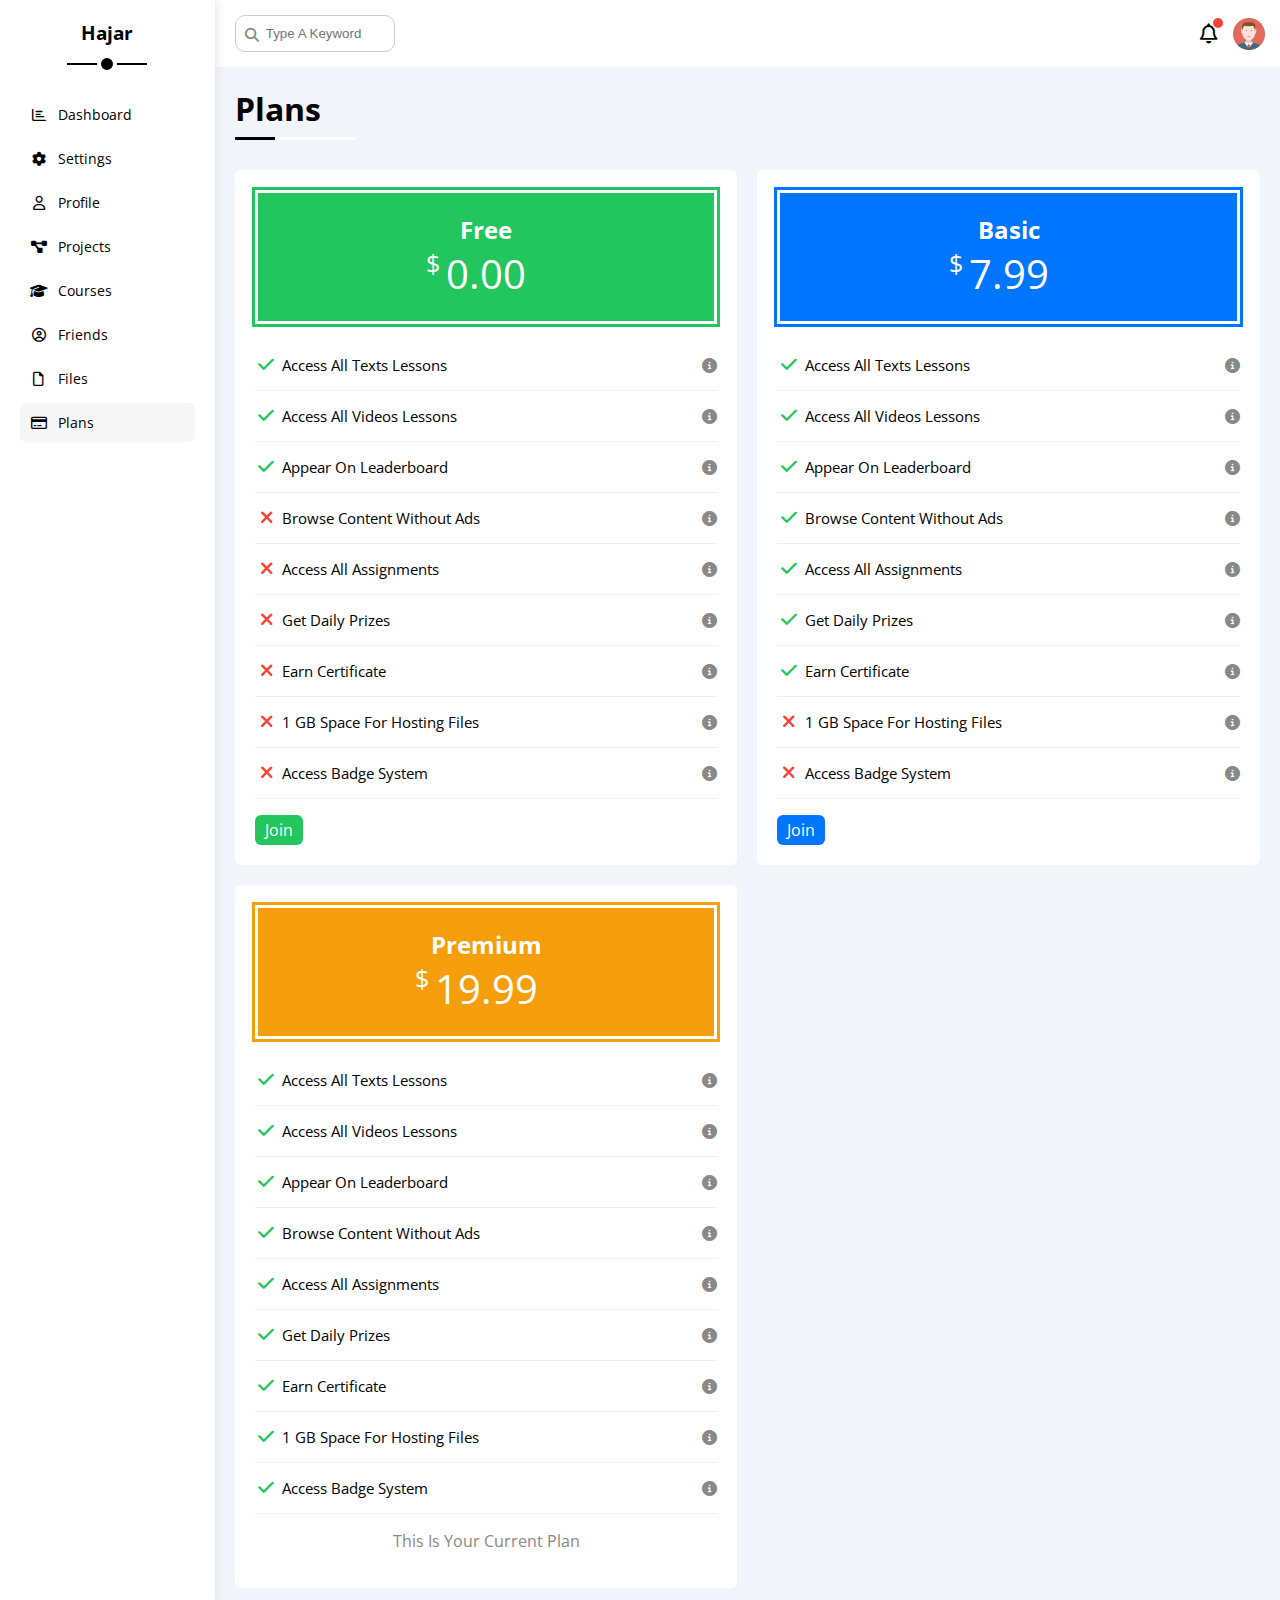
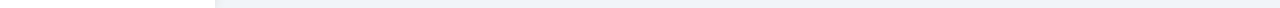
<file: plans.html>
<!DOCTYPE html>
<html lang="en">
<head>
    <meta charset="UTF-8">
    <meta name="viewport" content="width=device-width, initial-scale=1.0">
    <title>Plans</title>
    <!-- Font Awesome -->
    <link rel="stylesheet" href="css/all.min.css">
    <!-- Framework -->
    <link rel="stylesheet" href="css/framework.css">
    <!-- Main Css -->
    <link rel="stylesheet" href="css/master.css">
    <!-- Google Fonts -->
    <link rel="preconnect" href="https://fonts.googleapis.com">
    <link rel="preconnect" href="https://fonts.gstatic.com" crossorigin>
    <link href="https://fonts.googleapis.com/css2?family=Cairo:wght@200..1000&family=Lato:wght@300;400;700&family=Open+Sans:ital,wdth,wght@0,75..100,300..800;1,75..100,300..800&family=Poppins:ital,wght@0,100;0,200;0,300;0,400;0,500;0,600;0,700;0,800;0,900;1,100;1,200;1,300;1,400;1,500;1,600;1,700;1,800;1,900&family=Roboto:ital,wght@0,100;0,300;0,400;0,500;0,700;0,900;1,100;1,300;1,400;1,500;1,700;1,900&family=Viga&display=swap" rel="stylesheet">
</head>
<body>
    <div class="page d-flex">
        <!-- Start Sidebar -->
        <div class="sidebar bg-white p-20 p-relative">
            <h3 class="p-relative txt-c mt-0">Hajar</h3>
            <ul>
                <li>
                    <a class="d-flex align-center fs-14 c-black rad-6 p-10" href="index.html">
                        <i class="fa-regular fa-chart-bar fa-fw"></i>
                        <span>Dashboard</span>
                    </a>
                </li>
                <li>
                    <a class="d-flex align-center fs-14 c-black rad-6 p-10" href="settings.html">
                        <i class="fa-solid fa-gear fa-fw"></i>
                        <span>Settings</span>
                    </a>
                </li>
                <li>
                    <a class="d-flex align-center fs-14 c-black rad-6 p-10" href="profile.html">
                        <i class="fa-regular fa-user fa-fw"></i>
                        <span>Profile</span>
                    </a>
                </li>
                <li>
                    <a class="d-flex align-center fs-14 c-black rad-6 p-10" href="projects.html">
                        <i class="fa-solid fa-diagram-project fa-fw"></i>
                        <span>Projects</span>
                    </a>
                </li>
                <li>
                    <a class="d-flex align-center fs-14 c-black rad-6 p-10" href="courses.html">
                        <i class="fa-solid fa-graduation-cap fa-fw"></i>
                        <span>Courses</span>
                    </a>
                </li>
                <li>
                    <a class="d-flex align-center fs-14 c-black rad-6 p-10" href="friends.html">
                        <i class="fa-regular fa-circle-user fa-fw"></i>
                        <span>Friends</span>
                    </a>
                </li>
                <li>
                    <a class="d-flex align-center fs-14 c-black rad-6 p-10" href="files.html">
                        <i class="fa-regular fa-file fa-fw"></i>
                        <span>Files</span>
                    </a>
                </li>
                <li>
                    <a class="active d-flex align-center fs-14 c-black rad-6 p-10" href="plans.html">
                        <i class="fa-regular fa-credit-card fa-fw"></i>
                        <span>Plans</span>
                    </a>
                </li>
            </ul>
        </div>
        <!-- End Sidebar -->
        <div class="content w-full over-hidden">
            <!-- Start Head -->
            <div class="head bg-white p-15 between-flex">
                <div class="search p-relative">
                    <input class="p-10 rad-10" type="search" placeholder="Type A Keyword">
                </div> 
                <div class="icons d-flex align-center">
                    <span class="notification p-relative">
                        <i class="fa-regular fa-bell fa-lg"></i>
                    </span>
                    <img src="images/avatar.png" alt="">
                </div>
            </div>
            <!-- End Head -->
            <h1 class="p-relative">Plans</h1>
            <div class="plans-page d-grid m-20 gap-20">
                <!-- Start Plan -->
                <div class="plan green bg-white rad-6 p-20">
                    <div class="top bg-green txt-c p-20">
                        <h2 class="m-0 c-white">Free</h2>
                        <div class="price c-white">
                            <span>$</span>0.00
                        </div>
                    </div>
                    <ul>
                        <li>
                            <i class="fa-solid fa-check fa-fw yes"></i>
                            <span>Access All Texts Lessons</span>
                            <i class="fa-solid fa-circle-info help"></i>
                        </li>
                        <li>
                            <i class="fa-solid fa-check fa-fw yes"></i>
                            <span>Access All Videos Lessons</span>
                            <i class="fa-solid fa-circle-info help"></i>
                        </li>
                        <li>
                            <i class="fa-solid fa-check fa-fw yes"></i>
                            <span>Appear On Leaderboard</span>
                            <i class="fa-solid fa-circle-info help"></i>
                        </li>
                        <li>
                            <i class="fa-solid fa-xmark fa-fw"></i>
                            <span>Browse Content Without Ads</span>
                            <i class="fa-solid fa-circle-info help"></i>
                        </li>
                        <li>
                            <i class="fa-solid fa-xmark fa-fw"></i>
                            <span>Access All Assignments</span>
                            <i class="fa-solid fa-circle-info help"></i>
                        </li>   
                        <li>
                            <i class="fa-solid fa-xmark fa-fw"></i>
                            <span>Get Daily Prizes</span>
                            <i class="fa-solid fa-circle-info help"></i>
                        </li>
                        <li>
                            <i class="fa-solid fa-xmark fa-fw"></i>
                            <span>Earn Certificate</span>
                            <i class="fa-solid fa-circle-info help"></i>
                        </li>
                        <li>
                            <i class="fa-solid fa-xmark fa-fw"></i>
                            <span>1 GB Space For Hosting Files</span>
                            <i class="fa-solid fa-circle-info help"></i>
                        </li>
                        <li>
                            <i class="fa-solid fa-xmark fa-fw"></i>
                            <span>Access Badge System</span>
                            <i class="fa-solid fa-circle-info help"></i>
                        </li>
                    </ul>
                    <a href="#" class="btn-shape bg-green c-white d-block w-fit">Join</a>
                </div>
                <!-- End Plan -->
                <!-- Start Plan -->
                <div class="plan blue bg-white rad-6 p-20">
                    <div class="top bg-blue txt-c p-20">
                        <h2 class="m-0 c-white">Basic</h2>
                        <div class="price c-white">
                            <span>$</span>7.99
                        </div>
                    </div>
                    <ul>
                        <li>
                            <i class="fa-solid fa-check fa-fw yes"></i>
                            <span>Access All Texts Lessons</span>
                            <i class="fa-solid fa-circle-info help"></i>
                        </li>
                        <li>
                            <i class="fa-solid fa-check fa-fw yes"></i>
                            <span>Access All Videos Lessons</span>
                            <i class="fa-solid fa-circle-info help"></i>
                        </li>
                        <li>
                            <i class="fa-solid fa-check fa-fw yes"></i>
                            <span>Appear On Leaderboard</span>
                            <i class="fa-solid fa-circle-info help"></i>
                        </li>
                        <li>
                            <i class="fa-solid fa-check fa-fw yes"></i>
                            <span>Browse Content Without Ads</span>
                            <i class="fa-solid fa-circle-info help"></i>
                        </li>
                        <li>
                            <i class="fa-solid fa-check fa-fw yes"></i>
                            <span>Access All Assignments</span>
                            <i class="fa-solid fa-circle-info help"></i>
                        </li>   
                        <li>
                            <i class="fa-solid fa-check fa-fw yes"></i>
                            <span>Get Daily Prizes</span>
                            <i class="fa-solid fa-circle-info help"></i>
                        </li>
                        <li>
                            <i class="fa-solid fa-check fa-fw yes"></i>
                            <span>Earn Certificate</span>
                            <i class="fa-solid fa-circle-info help"></i>
                        </li>
                        <li>
                            <i class="fa-solid fa-xmark fa-fw"></i>
                            <span>1 GB Space For Hosting Files</span>
                            <i class="fa-solid fa-circle-info help"></i>
                        </li>
                        <li>
                            <i class="fa-solid fa-xmark fa-fw"></i>
                            <span>Access Badge System</span>
                            <i class="fa-solid fa-circle-info help"></i>
                        </li>
                    </ul>
                    <a href="#" class="btn-shape bg-blue c-white d-block w-fit">Join</a>
                </div>
                <!-- End Plan -->
                <!-- Start Plan -->
                <div class="plan orange bg-white rad-6 p-20">
                    <div class="top bg-orange txt-c p-20">
                        <h2 class="m-0 c-white">Premium</h2>
                        <div class="price c-white">
                            <span>$</span>19.99
                        </div>
                    </div>
                    <ul>
                        <li>
                            <i class="fa-solid fa-check fa-fw yes"></i>
                            <span>Access All Texts Lessons</span>
                            <i class="fa-solid fa-circle-info help"></i>
                        </li>
                        <li>
                            <i class="fa-solid fa-check fa-fw yes"></i>
                            <span>Access All Videos Lessons</span>
                            <i class="fa-solid fa-circle-info help"></i>
                        </li>
                        <li>
                            <i class="fa-solid fa-check fa-fw yes"></i>
                            <span>Appear On Leaderboard</span>
                            <i class="fa-solid fa-circle-info help"></i>
                        </li>
                        <li>
                            <i class="fa-solid fa-check fa-fw yes"></i>
                            <span>Browse Content Without Ads</span>
                            <i class="fa-solid fa-circle-info help"></i>
                        </li>
                        <li>
                            <i class="fa-solid fa-check fa-fw yes"></i>
                            <span>Access All Assignments</span>
                            <i class="fa-solid fa-circle-info help"></i>
                        </li>   
                        <li>
                            <i class="fa-solid fa-check fa-fw yes"></i>
                            <span>Get Daily Prizes</span>
                            <i class="fa-solid fa-circle-info help"></i>
                        </li>
                        <li>
                            <i class="fa-solid fa-check fa-fw yes"></i>
                            <span>Earn Certificate</span>
                            <i class="fa-solid fa-circle-info help"></i>
                        </li>
                        <li>
                            <i class="fa-solid fa-check fa-fw yes"></i>
                            <span>1 GB Space For Hosting Files</span>
                            <i class="fa-solid fa-circle-info help"></i>
                        </li>
                        <li>
                            <i class="fa-solid fa-check fa-fw yes"></i>
                            <span>Access Badge System</span>
                            <i class="fa-solid fa-circle-info help"></i>
                        </li>
                    </ul>
                    <p class="c-grey txt-c">This Is Your Current Plan</p>
                </div>
                <!-- End Plan -->
            </div>
        </div>
    </div>
</body>
</html>
</file>
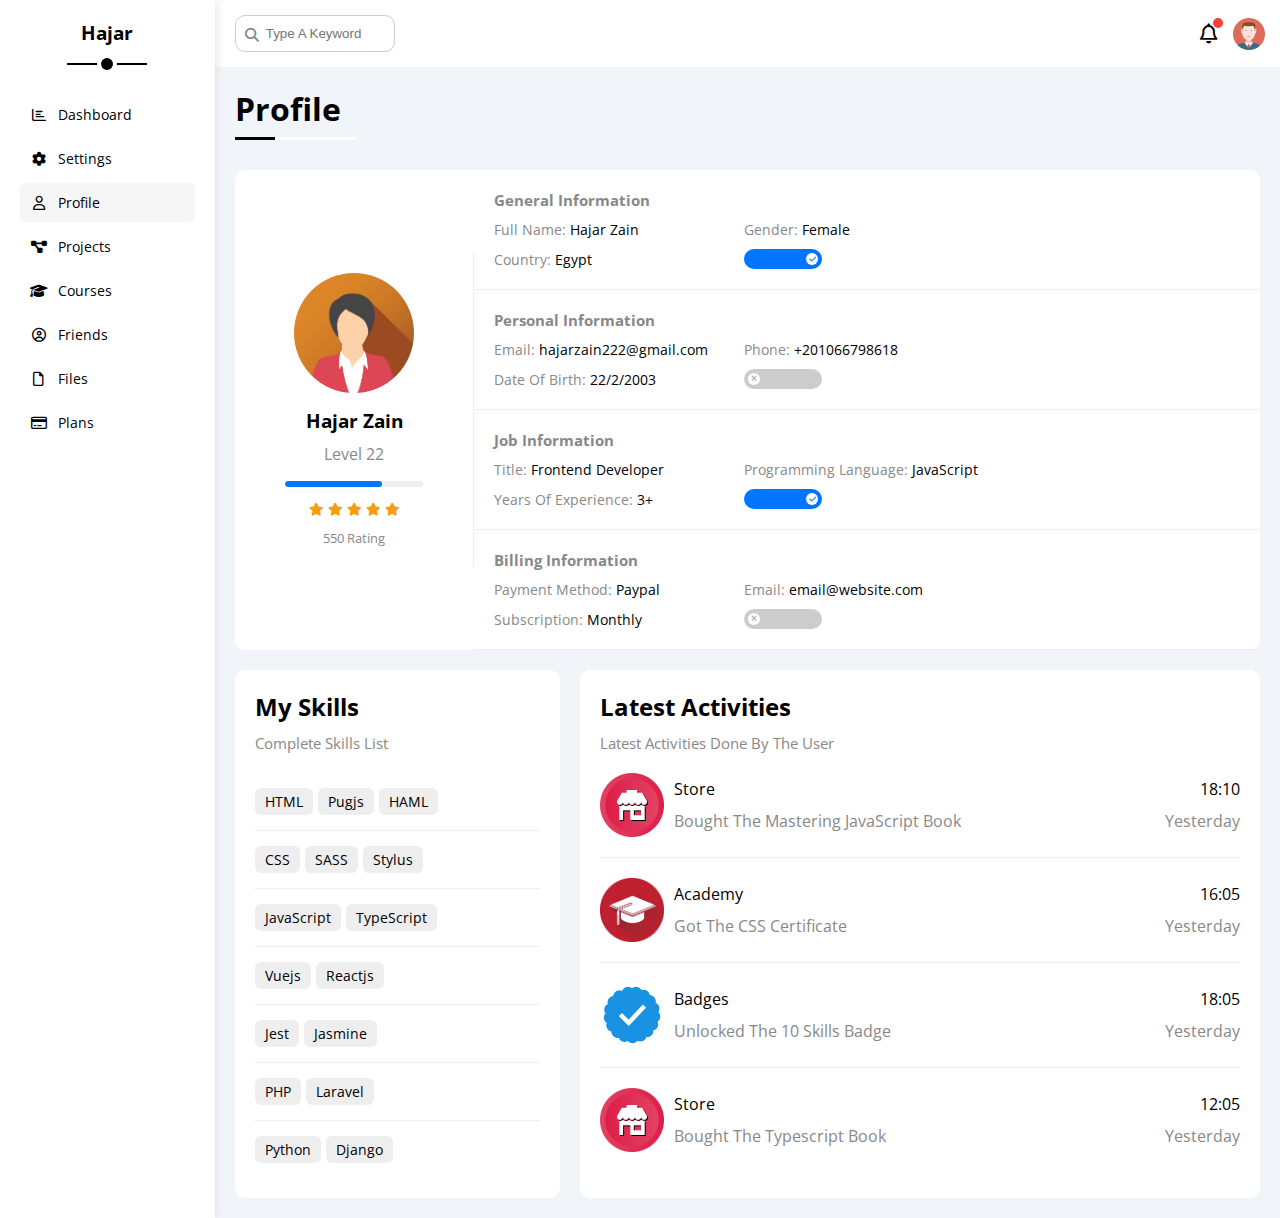
<file: profile.html>
<!DOCTYPE html>
<html lang="en">
<head>
    <meta charset="UTF-8">
    <meta name="viewport" content="width=device-width, initial-scale=1.0">
    <title>Profile</title>
    <!-- Font Awesome -->
    <link rel="stylesheet" href="css/all.min.css">
    <!-- Framework -->
    <link rel="stylesheet" href="css/framework.css">
    <!-- Main Css -->
    <link rel="stylesheet" href="css/master.css">
    <!-- Google Fonts -->
    <link rel="preconnect" href="https://fonts.googleapis.com">
    <link rel="preconnect" href="https://fonts.gstatic.com" crossorigin>
    <link href="https://fonts.googleapis.com/css2?family=Cairo:wght@200..1000&family=Lato:wght@300;400;700&family=Open+Sans:ital,wdth,wght@0,75..100,300..800;1,75..100,300..800&family=Poppins:ital,wght@0,100;0,200;0,300;0,400;0,500;0,600;0,700;0,800;0,900;1,100;1,200;1,300;1,400;1,500;1,600;1,700;1,800;1,900&family=Roboto:ital,wght@0,100;0,300;0,400;0,500;0,700;0,900;1,100;1,300;1,400;1,500;1,700;1,900&family=Viga&display=swap" rel="stylesheet">
</head>
<body>
    <div class="page d-flex">
        <!-- Start Sidebar -->
        <div class="sidebar bg-white p-20 p-relative">
            <h3 class="p-relative txt-c mt-0">Hajar</h3>
            <ul>
                <li>
                    <a class="d-flex align-center fs-14 c-black rad-6 p-10" href="index.html">
                        <i class="fa-regular fa-chart-bar fa-fw"></i>
                        <span>Dashboard</span>
                    </a>
                </li>
                <li>
                    <a class="d-flex align-center fs-14 c-black rad-6 p-10" href="settings.html">
                        <i class="fa-solid fa-gear fa-fw"></i>
                        <span>Settings</span>
                    </a>
                </li>
                <li>
                    <a class="active d-flex align-center fs-14 c-black rad-6 p-10" href="profile.html">
                        <i class="fa-regular fa-user fa-fw"></i>
                        <span>Profile</span>
                    </a>
                </li>
                <li>
                    <a class="d-flex align-center fs-14 c-black rad-6 p-10" href="projects.html">
                        <i class="fa-solid fa-diagram-project fa-fw"></i>
                        <span>Projects</span>
                    </a>
                </li>
                <li>
                    <a class="d-flex align-center fs-14 c-black rad-6 p-10" href="courses.html">
                        <i class="fa-solid fa-graduation-cap fa-fw"></i>
                        <span>Courses</span>
                    </a>
                </li>
                <li>
                    <a class="d-flex align-center fs-14 c-black rad-6 p-10" href="friends.html">
                        <i class="fa-regular fa-circle-user fa-fw"></i>
                        <span>Friends</span>
                    </a>
                </li>
                <li>
                    <a class="d-flex align-center fs-14 c-black rad-6 p-10" href="files.html">
                        <i class="fa-regular fa-file fa-fw"></i>
                        <span>Files</span>
                    </a>
                </li>
                <li>
                    <a class="d-flex align-center fs-14 c-black rad-6 p-10" href="plans.html">
                        <i class="fa-regular fa-credit-card fa-fw"></i>
                        <span>Plans</span>
                    </a>
                </li>
            </ul>
        </div>
        <!-- End Sidebar -->
        <div class="content w-full over-hidden">
            <!-- Start Head -->
            <div class="head bg-white p-15 between-flex">
                <div class="search p-relative">
                    <input class="p-10 rad-10" type="search" placeholder="Type A Keyword">
                </div> 
                <div class="icons d-flex align-center">
                    <span class="notification p-relative">
                        <i class="fa-regular fa-bell fa-lg"></i>
                    </span>
                    <img src="images/avatar.png" alt="">
                </div>
            </div>
            <!-- End Head -->
            <h1 class="p-relative">Profile</h1>
            <div class="profile-page m-20">
                <!-- Start Overview Box -->
                <div class="overview bg-white rad-10 d-flex align-center">
                    <!-- Start Avatar Box -->
                    <div class="avatar-box p-20 txt-c">
                        <img class="rad-half mb-10" src="images/team-04.png" alt="">
                        <h3 class="m-0">Hajar Zain</h3>
                        <p class="c-grey mt-10">Level 22</p>
                        <div class="level rad-6 bg-eee p-relative">
                            <span style="width: 70%;"></span>
                        </div>
                        <div class="rating mt-10 mb-10">
                            <i class="fa-solid fa-star c-orange fs-13"></i>
                            <i class="fa-solid fa-star c-orange fs-13"></i>
                            <i class="fa-solid fa-star c-orange fs-13"></i>
                            <i class="fa-solid fa-star c-orange fs-13"></i>
                            <i class="fa-solid fa-star c-orange fs-13"></i>
                        </div>
                        <p class="c-grey m-0 fs-13">550 Rating</p>
                    </div>
                    <!-- End Avatar Box -->

                    <!-- Start Information Box -->
                    <div class="info-box w-full txt-c-mobile">
                        <!-- Start General Information Row -->
                        <div class="box p-20 d-flex align-center">
                            <h4 class="c-grey fs-15 m-0 w-full">General Information</h4>
                            <div class="fs-14">
                                <span class="c-grey">Full Name: </span>
                                <span>Hajar Zain</span>
                            </div>
                            <div class="fs-14">
                                <span class="c-grey">Gender: </span>
                                <span>Female</span>
                            </div>
                            <div class="fs-14">
                                <span class="c-grey">Country: </span>
                                <span>Egypt</span>
                            </div>
                            <div class="fs-14">
                                <label>
                                    <input class="toggle-checkbox" type="checkbox" checked/>
                                    <div class="toggle-switch"></div>
                                </label>
                            </div>
                        </div>
                        <!-- End General Information Row -->
                        <!-- Start Personal Information Row -->
                        <div class="box p-20 d-flex align-center">
                            <h4 class="c-grey fs-15 m-0 w-full">Personal Information</h4>
                            <div class="fs-14">
                                <span class="c-grey">Email: </span>
                                <span>hajarzain222@gmail.com</span>
                            </div>
                            <div class="fs-14">
                                <span class="c-grey">Phone: </span>
                                <span>+201066798618</span>
                            </div>
                            <div class="fs-14">
                                <span class="c-grey">Date Of Birth: </span>
                                <span>22/2/2003</span>
                            </div>
                            <div class="fs-14">
                                <label>
                                    <input class="toggle-checkbox" type="checkbox"/>
                                    <div class="toggle-switch"></div>
                                </label>
                            </div>
                        </div>
                        <!-- End Personal Information Row -->
                        <!-- Start Job Information Row -->
                        <div class="box p-20 d-flex align-center">
                            <h4 class="c-grey fs-15 m-0 w-full">Job Information</h4>
                            <div class="fs-14">
                                <span class="c-grey">Title: </span>
                                <span>Frontend Developer</span>
                            </div>
                            <div class="fs-14">
                                <span class="c-grey">Programming Language: </span>
                                <span>JavaScript</span>
                            </div>
                            <div class="fs-14">
                                <span class="c-grey">Years Of Experience: </span>
                                <span>3+</span>
                            </div>
                            <div class="fs-14">
                                <label>
                                    <input class="toggle-checkbox" type="checkbox" checked/>
                                    <div class="toggle-switch"></div>
                                </label>
                            </div>
                        </div>
                        <!-- End Job Information Row -->
                        <!-- Start Billing Information Row -->
                        <div class="box p-20 d-flex align-center">
                            <h4 class="c-grey fs-15 m-0 w-full">Billing Information</h4>
                            <div class="fs-14">
                                <span class="c-grey">Payment Method: </span>
                                <span>Paypal</span>
                            </div>
                            <div class="fs-14">
                                <span class="c-grey">Email: </span>
                                <span>email@website.com</span>
                            </div>
                            <div class="fs-14">
                                <span class="c-grey">Subscription: </span>
                                <span>Monthly</span>
                            </div>
                            <div class="fs-14">
                                <label>
                                    <input class="toggle-checkbox" type="checkbox"/>
                                    <div class="toggle-switch"></div>
                                </label>
                            </div>
                        </div>
                        <!-- End Billing Information Row -->
                    </div>
                    <!-- End Information Box -->
                </div>
                <!-- End Overview Box -->

                <!-- Start Other Data -->
                <div class="other-data d-flex gap-20">
                    <!-- Start Skills Card -->
                    <div class="skills-card p-20 bg-white rad-10 mt-20">
                        <h2 class="mt-0 mb-10">My Skills</h2>
                        <p class="mt-0 mb-20 c-grey fs-15">Complete Skills List</p>
                        <ul class="m-0 txt-c-mobile">
                            <li>
                                <span>HTML</span><span>Pugjs</span><span>HAML</span>
                            </li>
                            <li>
                                <span>CSS</span><span>SASS</span><span>Stylus</span>
                            </li>
                            <li>
                                <span>JavaScript</span><span>TypeScript</span>
                            </li>
                            <li>
                                <span>Vuejs</span><span>Reactjs</span>
                            </li>
                            <li>
                                <span>Jest</span><span>Jasmine</span>
                            </li>
                            <li>
                                <span>PHP</span><span>Laravel</span>
                            </li>
                            <li>
                                <span>Python</span><span>Django</span>
                            </li>
                        </ul>
                    </div>
                    <!-- End Skills Card -->

                    <!-- Start Activities Card -->
                    <div class="activities p-20 bg-white rad-10 mt-20">
                        <h2 class="mt-0 mb-10">Latest Activities</h2>
                        <p class="mt-0 mb-20 c-grey fs-15">Latest Activities Done By The User</p>
                        <div class="activity d-flex align-center txt-c-mobile">
                            <img src="images/activity-01.png" alt="">
                            <div class="info">
                                <span class="d-block mb-10">Store</span>
                                <span class="c-grey">Bought The Mastering JavaScript Book</span>
                            </div>
                            <div class="date">
                                <span class="d-block mb-10">18:10</span>
                                <span class="c-grey">Yesterday</span>
                            </div>
                        </div>
                        <div class="activity d-flex align-center txt-c-mobile">
                            <img src="images/activity-02.png" alt="">
                            <div class="info">  
                                <span class="d-block mb-10">Academy</span>
                                <span class="c-grey">Got The CSS Certificate</span>
                            </div>
                            <div class="date">
                                <span class="d-block mb-10">16:05</span>
                                <span class="c-grey">Yesterday</span>
                            </div>
                        </div>
                        <div class="activity d-flex align-center txt-c-mobile">
                            <img src="images/activity-03.png" alt="">
                            <div class="info">
                                <span class="d-block mb-10">Badges</span>
                                <span class="c-grey">Unlocked The 10 Skills Badge</span>
                            </div>
                            <div class="date">
                                <span class="d-block mb-10">18:05</span>
                                <span class="c-grey">Yesterday</span>
                            </div>
                        </div>
                        <div class="activity d-flex align-center txt-c-mobile">
                            <img src="images/activity-01.png" alt="">
                            <div class="info">
                                <span class="d-block mb-10">Store</span>
                                <span class="c-grey">Bought The Typescript Book</span>
                            </div>
                            <div class="date">
                                <span class="d-block mb-10">12:05</span>
                                <span class="c-grey">Yesterday</span>
                            </div>
                        </div>
                    </div>
                    <!-- End Activities Card -->
                </div>
                <!-- End Other Data -->

            </div>
        </div>
    </div>
</body>
</html>
</file>
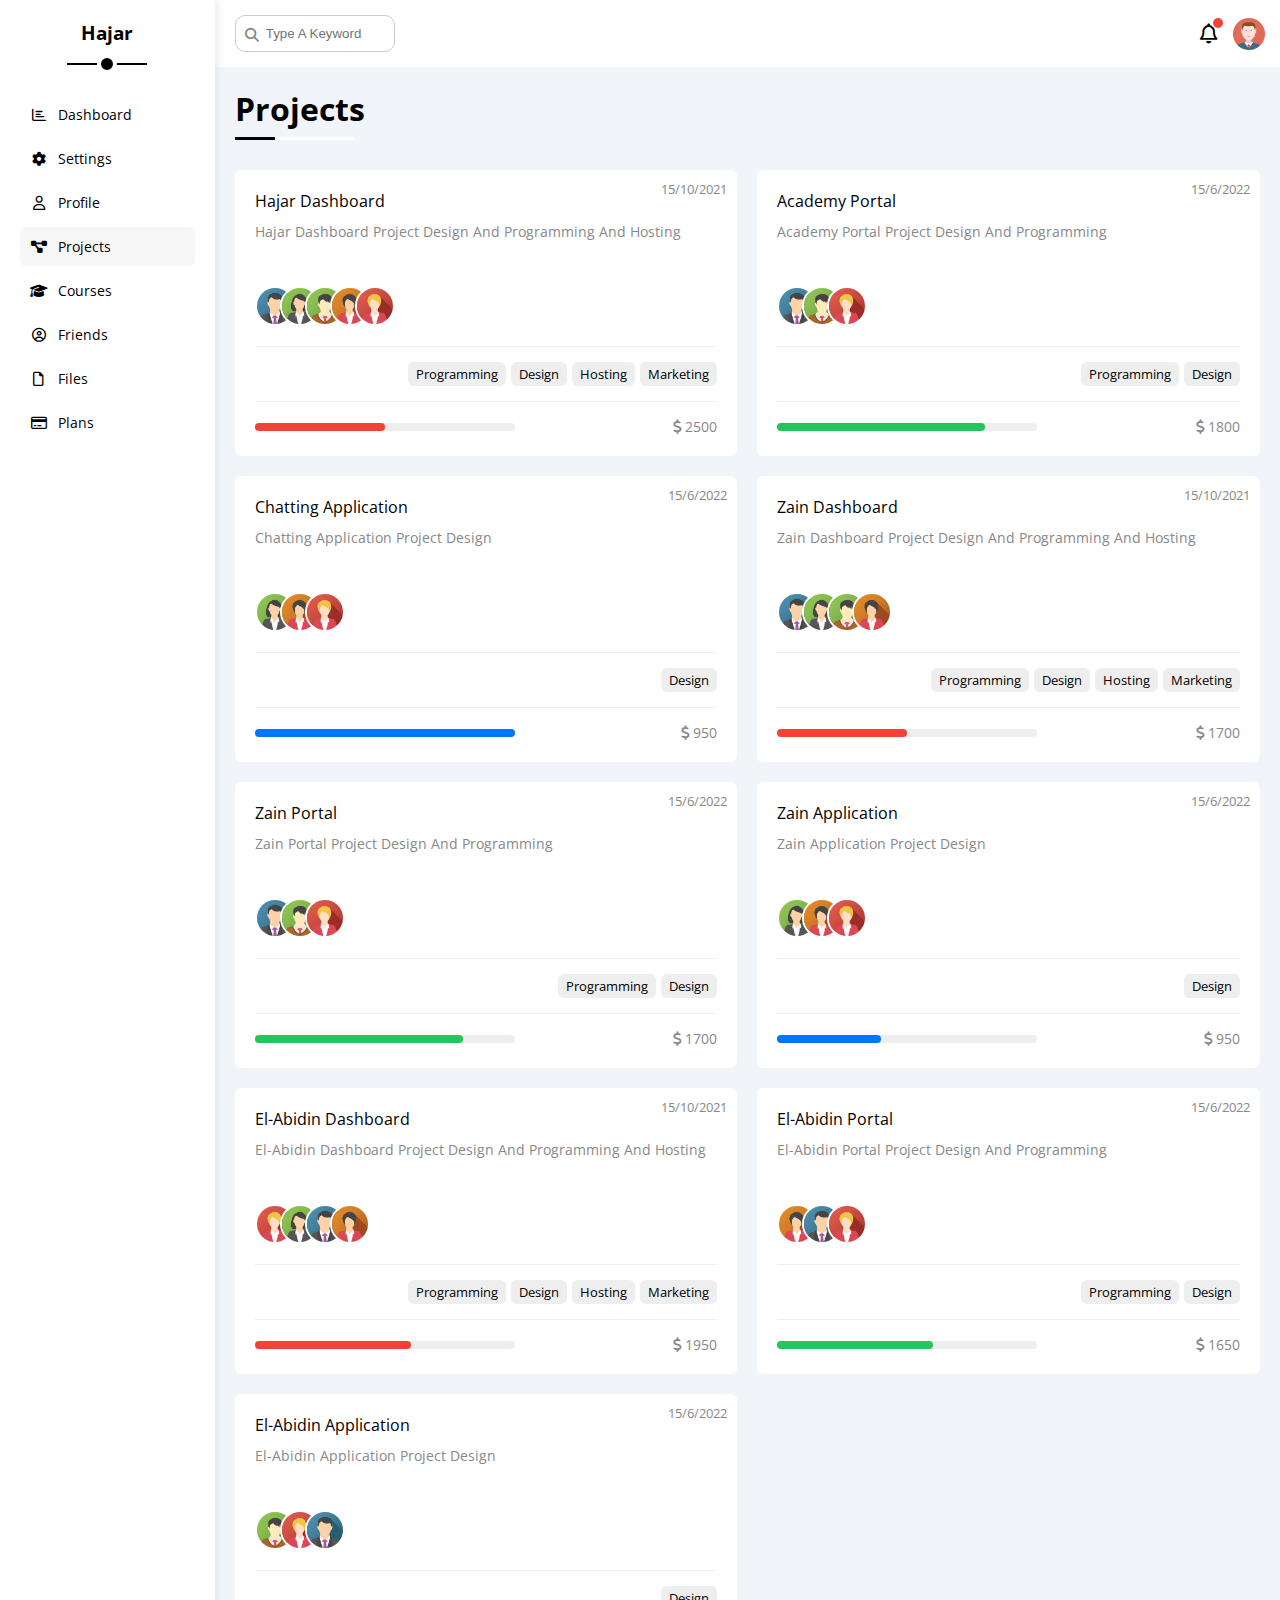
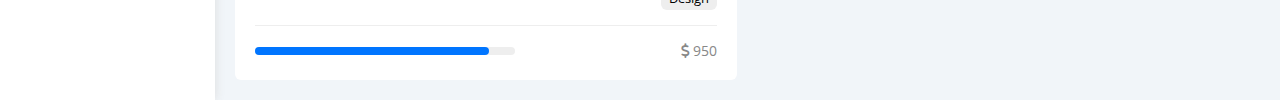
<file: projects.html>
<!DOCTYPE html>
<html lang="en">
<head>
    <meta charset="UTF-8">
    <meta name="viewport" content="width=device-width, initial-scale=1.0">
    <title>Projects</title>
    <!-- Font Awesome -->
    <link rel="stylesheet" href="css/all.min.css">
    <!-- Framework -->
    <link rel="stylesheet" href="css/framework.css">
    <!-- Main Css -->
    <link rel="stylesheet" href="css/master.css">
    <!-- Google Fonts -->
    <link rel="preconnect" href="https://fonts.googleapis.com">
    <link rel="preconnect" href="https://fonts.gstatic.com" crossorigin>
    <link href="https://fonts.googleapis.com/css2?family=Cairo:wght@200..1000&family=Lato:wght@300;400;700&family=Open+Sans:ital,wdth,wght@0,75..100,300..800;1,75..100,300..800&family=Poppins:ital,wght@0,100;0,200;0,300;0,400;0,500;0,600;0,700;0,800;0,900;1,100;1,200;1,300;1,400;1,500;1,600;1,700;1,800;1,900&family=Roboto:ital,wght@0,100;0,300;0,400;0,500;0,700;0,900;1,100;1,300;1,400;1,500;1,700;1,900&family=Viga&display=swap" rel="stylesheet">
</head>
<body>
    <div class="page d-flex">
        <!-- Start Sidebar -->
        <div class="sidebar bg-white p-20 p-relative">
            <h3 class="p-relative txt-c mt-0">Hajar</h3>
            <ul>
                <li>
                    <a class="d-flex align-center fs-14 c-black rad-6 p-10" href="index.html">
                        <i class="fa-regular fa-chart-bar fa-fw"></i>
                        <span>Dashboard</span>
                    </a>
                </li>
                <li>
                    <a class="d-flex align-center fs-14 c-black rad-6 p-10" href="settings.html">
                        <i class="fa-solid fa-gear fa-fw"></i>
                        <span>Settings</span>
                    </a>
                </li>
                <li>
                    <a class="d-flex align-center fs-14 c-black rad-6 p-10" href="profile.html">
                        <i class="fa-regular fa-user fa-fw"></i>
                        <span>Profile</span>
                    </a>
                </li>
                <li>
                    <a class="active d-flex align-center fs-14 c-black rad-6 p-10" href="projects.html">
                        <i class="fa-solid fa-diagram-project fa-fw"></i>
                        <span>Projects</span>
                    </a>
                </li>
                <li>
                    <a class="d-flex align-center fs-14 c-black rad-6 p-10" href="courses.html">
                        <i class="fa-solid fa-graduation-cap fa-fw"></i>
                        <span>Courses</span>
                    </a>
                </li>
                <li>
                    <a class="d-flex align-center fs-14 c-black rad-6 p-10" href="friends.html">
                        <i class="fa-regular fa-circle-user fa-fw"></i>
                        <span>Friends</span>
                    </a>
                </li>
                <li>
                    <a class="d-flex align-center fs-14 c-black rad-6 p-10" href="files.html">
                        <i class="fa-regular fa-file fa-fw"></i>
                        <span>Files</span>
                    </a>
                </li>
                <li>
                    <a class="d-flex align-center fs-14 c-black rad-6 p-10" href="plans.html">
                        <i class="fa-regular fa-credit-card fa-fw"></i>
                        <span>Plans</span>
                    </a>
                </li>
            </ul>
        </div>
        <!-- End Sidebar -->
        <div class="content w-full over-hidden">
            <!-- Start Head -->
            <div class="head bg-white p-15 between-flex">
                <div class="search p-relative">
                    <input class="p-10 rad-10" type="search" placeholder="Type A Keyword">
                </div> 
                <div class="icons d-flex align-center">
                    <span class="notification p-relative">
                        <i class="fa-regular fa-bell fa-lg"></i>
                    </span>
                    <img src="images/avatar.png" alt="">
                </div>
            </div>
            <!-- End Head -->
            <h1 class="p-relative">Projects</h1>
            <div class="projects-page d-grid m-20 gap-20">
                <div class="project bg-white p-20 rad-6 p-relative">
                    <span class="date fs-13 c-grey">15/10/2021</span>
                    <h4 class="m-0">Hajar Dashboard</h4>
                    <p class="c-grey mt-10 mb-10 fs-14">Hajar Dashboard Project Design And Programming And Hosting</p>
                    <div class="team">
                        <a href="#"><img decoding="async" src="images/team-01.png" alt=""></a>
                        <a href="#"><img decoding="async" src="images/team-02.png" alt=""></a>
                        <a href="#"><img decoding="async" src="images/team-03.png" alt=""></a>
                        <a href="#"><img decoding="async" src="images/team-04.png" alt=""></a>
                        <a href="#"><img decoding="async" src="images/team-05.png" alt=""></a>
                    </div>
                    <div class="techs d-flex">
                        <span class="fs-13 rad-6 bg-eee">Programming</span>
                        <span class="fs-13 rad-6 bg-eee">Design</span>
                        <span class="fs-13 rad-6 bg-eee">Hosting</span>
                        <span class="fs-13 rad-6 bg-eee">Marketing</span>
                    </div>
                    <div class="info between-flex">
                        <div class="prog bg-eee">
                            <span class="bg-red" style="width: 50%"></span>
                        </div>
                        <div class="fs-14 c-grey">
                            <i class="fa-solid fa-dollar-sign"></i>
                            2500
                        </div>
                    </div>
                </div>
                <div class="project bg-white p-20 rad-6 p-relative">
                    <span class="date fs-13 c-grey">15/6/2022</span>
                    <h4 class="m-0">Academy Portal</h4>
                    <p class="c-grey mt-10 mb-10 fs-14">Academy Portal Project Design And Programming</p>
                    <div class="team">
                        <a href="#"><img decoding="async" src="images/team-01.png" alt=""></a>
                        <a href="#"><img decoding="async" src="images/team-03.png" alt=""></a>
                        <a href="#"><img decoding="async" src="images/team-05.png" alt=""></a>
                    </div>
                    <div class="techs d-flex">
                        <span class="fs-13 rad-6 bg-eee">Programming</span>
                        <span class="fs-13 rad-6 bg-eee">Design</span>
                    </div>
                    <div class="info between-flex">
                        <div class="prog bg-eee">
                            <span class="bg-green" style="width: 80%"></span>
                        </div>
                        <div class="fs-14 c-grey">
                            <i class="fa-solid fa-dollar-sign"></i>
                            1800
                        </div>
                    </div>
                </div>
                <div class="project bg-white p-20 rad-6 p-relative">
                    <span class="date fs-13 c-grey">15/6/2022</span>
                    <h4 class="m-0">Chatting Application</h4>
                    <p class="c-grey mt-10 mb-10 fs-14">Chatting Application Project Design</p>
                    <div class="team">
                        <a href="#"><img decoding="async" src="images/team-02.png" alt=""></a>
                        <a href="#"><img decoding="async" src="images/team-04.png" alt=""></a>
                        <a href="#"><img decoding="async" src="images/team-05.png" alt=""></a>
                    </div>
                    <div class="techs d-flex">
                        <span class="fs-13 rad-6 bg-eee">Design</span>
                    </div>
                    <div class="info between-flex">
                        <div class="prog bg-eee">
                            <span class="bg-blue" style="width: 100%"></span>
                        </div>
                        <div class="fs-14 c-grey">
                            <i class="fa-solid fa-dollar-sign"></i>
                            950
                        </div>
                    </div>
                </div>
                <div class="project bg-white p-20 rad-6 p-relative">
                    <span class="date fs-13 c-grey">15/10/2021</span>
                    <h4 class="m-0">Zain Dashboard</h4>
                    <p class="c-grey mt-10 mb-10 fs-14">Zain Dashboard Project Design And Programming And Hosting</p>
                    <div class="team">
                        <a href="#"><img decoding="async" src="images/team-01.png" alt=""></a>
                        <a href="#"><img decoding="async" src="images/team-02.png" alt=""></a>
                        <a href="#"><img decoding="async" src="images/team-03.png" alt=""></a>
                        <a href="#"><img decoding="async" src="images/team-04.png" alt=""></a>
                    </div>
                    <div class="techs d-flex">
                        <span class="fs-13 rad-6 bg-eee">Programming</span>
                        <span class="fs-13 rad-6 bg-eee">Design</span>
                        <span class="fs-13 rad-6 bg-eee">Hosting</span>
                        <span class="fs-13 rad-6 bg-eee">Marketing</span>
                    </div>
                    <div class="info between-flex">
                        <div class="prog bg-eee">
                            <span class="bg-red" style="width: 50%"></span>
                        </div>
                        <div class="fs-14 c-grey">
                            <i class="fa-solid fa-dollar-sign"></i>
                            1700
                        </div>
                    </div>
                </div>
                <div class="project bg-white p-20 rad-6 p-relative">
                    <span class="date fs-13 c-grey">15/6/2022</span>
                    <h4 class="m-0">Zain Portal</h4>
                    <p class="c-grey mt-10 mb-10 fs-14">Zain Portal Project Design And Programming</p>
                    <div class="team">
                        <a href="#"><img decoding="async" src="images/team-01.png" alt=""></a>
                        <a href="#"><img decoding="async" src="images/team-03.png" alt=""></a>
                        <a href="#"><img decoding="async" src="images/team-05.png" alt=""></a>
                    </div>
                    <div class="techs d-flex">
                        <span class="fs-13 rad-6 bg-eee">Programming</span>
                        <span class="fs-13 rad-6 bg-eee">Design</span>
                    </div>
                    <div class="info between-flex">
                        <div class="prog bg-eee">
                            <span class="bg-green" style="width: 80%"></span>
                        </div>
                        <div class="fs-14 c-grey">
                            <i class="fa-solid fa-dollar-sign"></i>
                            1700
                        </div>
                    </div>
                </div>
                <div class="project bg-white p-20 rad-6 p-relative">
                    <span class="date fs-13 c-grey">15/6/2022</span>
                    <h4 class="m-0">Zain Application</h4>
                    <p class="c-grey mt-10 mb-10 fs-14">Zain Application Project Design</p>
                    <div class="team">
                        <a href="#"><img decoding="async" src="images/team-02.png" alt=""></a>
                        <a href="#"><img decoding="async" src="images/team-04.png" alt=""></a>
                        <a href="#"><img decoding="async" src="images/team-05.png" alt=""></a>
                    </div>
                    <div class="techs d-flex">
                        <span class="fs-13 rad-6 bg-eee">Design</span>
                    </div>
                    <div class="info between-flex">
                        <div class="prog bg-eee">
                            <span class="bg-blue" style="width: 40%"></span>
                        </div>
                        <div class="fs-14 c-grey">
                            <i class="fa-solid fa-dollar-sign"></i>
                            950
                        </div>
                    </div>
                </div>
                <div class="project bg-white p-20 rad-6 p-relative">
                    <span class="date fs-13 c-grey">15/10/2021</span>
                    <h4 class="m-0">El-Abidin Dashboard</h4>
                    <p class="c-grey mt-10 mb-10 fs-14">El-Abidin Dashboard Project Design And Programming And Hosting</p>
                    <div class="team">
                        <a href="#"><img decoding="async" src="images/team-05.png" alt=""></a>
                        <a href="#"><img decoding="async" src="images/team-02.png" alt=""></a>
                        <a href="#"><img decoding="async" src="images/team-01.png" alt=""></a>
                        <a href="#"><img decoding="async" src="images/team-04.png" alt=""></a>
                    </div>
                    <div class="techs d-flex">
                        <span class="fs-13 rad-6 bg-eee">Programming</span>
                        <span class="fs-13 rad-6 bg-eee">Design</span>
                        <span class="fs-13 rad-6 bg-eee">Hosting</span>
                        <span class="fs-13 rad-6 bg-eee">Marketing</span>
                    </div>
                    <div class="info between-flex">
                        <div class="prog bg-eee">
                            <span class="bg-red" style="width: 60%"></span>
                        </div>
                        <div class="fs-14 c-grey">
                            <i class="fa-solid fa-dollar-sign"></i>
                            1950
                        </div>
                    </div>
                </div>
                <div class="project bg-white p-20 rad-6 p-relative">
                    <span class="date fs-13 c-grey">15/6/2022</span>
                    <h4 class="m-0">El-Abidin Portal</h4>
                    <p class="c-grey mt-10 mb-10 fs-14">El-Abidin Portal Project Design And Programming</p>
                    <div class="team">
                        <a href="#"><img decoding="async" src="images/team-04.png" alt=""></a>
                        <a href="#"><img decoding="async" src="images/team-01.png" alt=""></a>
                        <a href="#"><img decoding="async" src="images/team-05.png" alt=""></a>
                    </div>
                    <div class="techs d-flex">
                        <span class="fs-13 rad-6 bg-eee">Programming</span>
                        <span class="fs-13 rad-6 bg-eee">Design</span>
                    </div>
                    <div class="info between-flex">
                        <div class="prog bg-eee">
                            <span class="bg-green" style="width: 60%"></span>
                        </div>
                        <div class="fs-14 c-grey">
                            <i class="fa-solid fa-dollar-sign"></i>
                            1650
                        </div>
                    </div>
                </div>
                <div class="project bg-white p-20 rad-6 p-relative">
                    <span class="date fs-13 c-grey">15/6/2022</span>
                    <h4 class="m-0">El-Abidin Application</h4>
                    <p class="c-grey mt-10 mb-10 fs-14">El-Abidin Application Project Design</p>
                    <div class="team">
                        <a href="#"><img decoding="async" src="images/team-03.png" alt=""></a>
                        <a href="#"><img decoding="async" src="images/team-05.png" alt=""></a>
                        <a href="#"><img decoding="async" src="images/team-01.png" alt=""></a>
                    </div>
                    <div class="techs d-flex">
                        <span class="fs-13 rad-6 bg-eee">Design</span>
                    </div>
                    <div class="info between-flex">
                        <div class="prog bg-eee">
                            <span class="bg-blue" style="width: 90%"></span>
                        </div>
                        <div class="fs-14 c-grey">
                            <i class="fa-solid fa-dollar-sign"></i>
                            950
                        </div>
                    </div>
                </div>
            </div>
        </div>
    </div>
</body>
</html>
</file>
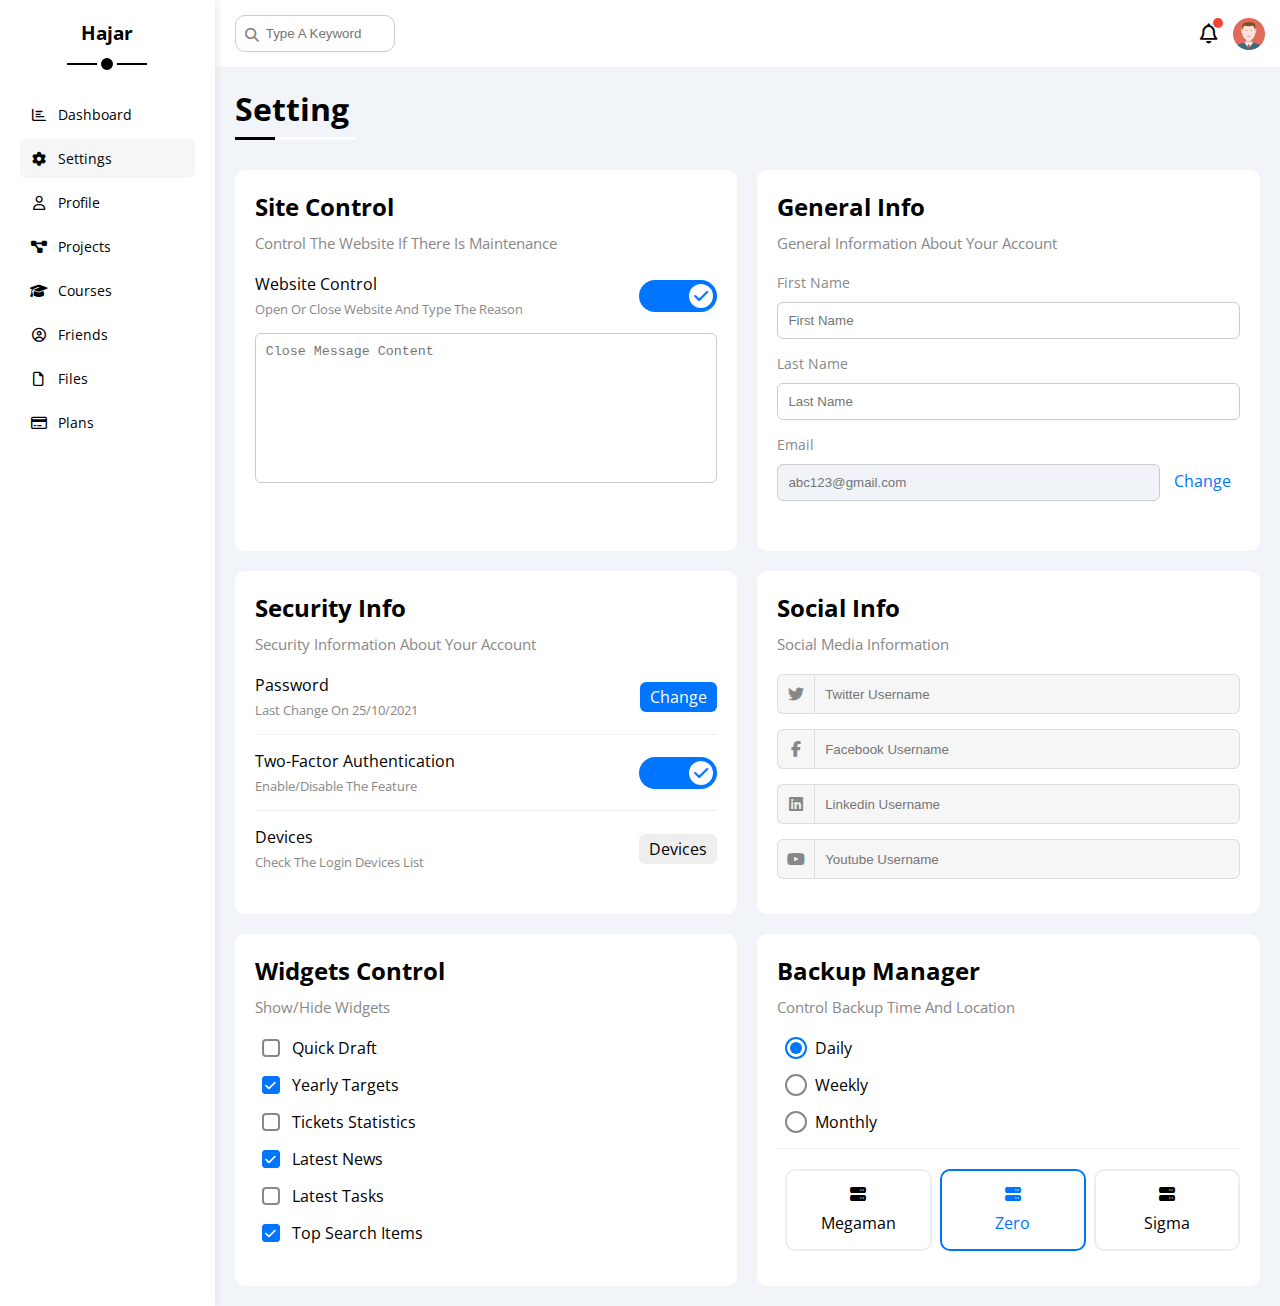
<file: settings.html>
<!DOCTYPE html>
<html lang="en">
<head>
    <meta charset="UTF-8">
    <meta name="viewport" content="width=device-width, initial-scale=1.0">
    <title>Settings</title>
    <!-- Font Awesome -->
    <link rel="stylesheet" href="css/all.min.css">
    <!-- Framework -->
    <link rel="stylesheet" href="css/framework.css">
    <!-- Main Css -->
    <link rel="stylesheet" href="css/master.css">
    <!-- Google Fonts -->
    <link rel="preconnect" href="https://fonts.googleapis.com">
    <link rel="preconnect" href="https://fonts.gstatic.com" crossorigin>
    <link href="https://fonts.googleapis.com/css2?family=Cairo:wght@200..1000&family=Lato:wght@300;400;700&family=Open+Sans:ital,wdth,wght@0,75..100,300..800;1,75..100,300..800&family=Poppins:ital,wght@0,100;0,200;0,300;0,400;0,500;0,600;0,700;0,800;0,900;1,100;1,200;1,300;1,400;1,500;1,600;1,700;1,800;1,900&family=Roboto:ital,wght@0,100;0,300;0,400;0,500;0,700;0,900;1,100;1,300;1,400;1,500;1,700;1,900&family=Viga&display=swap" rel="stylesheet">
</head>
<body>
    <div class="page d-flex">
        <!-- Start Sidebar -->
        <div class="sidebar bg-white p-20 p-relative">
            <h3 class="p-relative txt-c mt-0">Hajar</h3>
            <ul>
                <li>
                    <a class="d-flex align-center fs-14 c-black rad-6 p-10" href="index.html">
                        <i class="fa-regular fa-chart-bar fa-fw"></i>
                        <span>Dashboard</span>
                    </a>
                </li>
                <li>
                    <a class="active d-flex align-center fs-14 c-black rad-6 p-10" href="settings.html">
                        <i class="fa-solid fa-gear fa-fw"></i>
                        <span>Settings</span>
                    </a>
                </li>
                <li>
                    <a class="d-flex align-center fs-14 c-black rad-6 p-10" href="profile.html">
                        <i class="fa-regular fa-user fa-fw"></i>
                        <span>Profile</span>
                    </a>
                </li>
                <li>
                    <a class="d-flex align-center fs-14 c-black rad-6 p-10" href="projects.html">
                        <i class="fa-solid fa-diagram-project fa-fw"></i>
                        <span>Projects</span>
                    </a>
                </li>
                <li>
                    <a class="d-flex align-center fs-14 c-black rad-6 p-10" href="courses.html">
                        <i class="fa-solid fa-graduation-cap fa-fw"></i>
                        <span>Courses</span>
                    </a>
                </li>
                <li>
                    <a class="d-flex align-center fs-14 c-black rad-6 p-10" href="friends.html">
                        <i class="fa-regular fa-circle-user fa-fw"></i>
                        <span>Friends</span>
                    </a>
                </li>
                <li>
                    <a class="d-flex align-center fs-14 c-black rad-6 p-10" href="files.html">
                        <i class="fa-regular fa-file fa-fw"></i>
                        <span>Files</span>
                    </a>
                </li>
                <li>
                    <a class="d-flex align-center fs-14 c-black rad-6 p-10" href="plans.html">
                        <i class="fa-regular fa-credit-card fa-fw"></i>
                        <span>Plans</span>
                    </a>
                </li>
            </ul>
        </div>
        <!-- End Sidebar -->
        <div class="content w-full over-hidden">
            <!-- Start Head -->
            <div class="head bg-white p-15 between-flex">
                <div class="search p-relative">
                    <input class="p-10 rad-10" type="search" placeholder="Type A Keyword">
                </div> 
                <div class="icons d-flex align-center">
                    <span class="notification p-relative">
                        <i class="fa-regular fa-bell fa-lg"></i>
                    </span>
                    <img src="images/avatar.png" alt="">
                </div>
            </div>
            <!-- End Head -->
            <h1 class="p-relative">Setting</h1>
            <div class="settings-page d-grid m-20 gap-20">
                <!-- Start Control Box -->
                <div class="p-20 bg-white rad-10">
                    <h2 class="mt-0 mb-10">Site Control</h2>
                    <p class="mt-0 mb-20 c-grey fs-15">Control The Website If There Is Maintenance</p>
                    <div class="mb-15 between-flex">
                        <div>
                            <span>Website Control</span>
                            <p class="c-grey mt-5 mb-0 fs-13">
                                Open Or Close Website And Type The Reason
                            </p>
                        </div>
                        <div>
                            <label>
                                <input class="toggle-checkbox" type="checkbox" checked>
                                <div class="toggle-switch"></div>
                            </label>
                        </div>
                    </div>
                    <textarea class="close-message border-ccc p-10 rad-6 d-block w-full" placeholder="Close Message Content"></textarea>
                </div>
                <!-- End Control Box -->

                <!-- Start General Box -->
                <div class="p-20 bg-white rad-10">
                    <h2 class="mt-0 mb-10">General Info</h2>
                    <p class="mt-0 mb-20 c-grey fs-15">General Information About Your Account</p>
                    <div class="mb-15">
                        <form class="w-full">
                            <label class="d-block mt-0" for="first-name">
                                <span class="d-block c-grey fs-14 mb-10">First Name</span>
                                <input 
                                    class="b-none border-ccc p-10 mb-15 rad-6 d-block w-full" 
                                    type="text" 
                                    placeholder="First Name" 
                                    id="first-name">
                            </label>
                            <label class="d-block mt-15" for="last-name">
                                <span class="d-block c-grey fs-14 mb-10">Last Name</span>
                                <input 
                                    class="b-none border-ccc p-10 mb-15 rad-6 d-block w-full" 
                                    type="text" 
                                    placeholder="Last Name" 
                                    id="last-name">
                            </label>
                            <label class="d-block mt-15" for="email">
                                <span class="d-block c-grey fs-14 mb-10">Email</span>
                                <input 
                                    class="b-none border-ccc p-10 mb-15 rad-6 d-block w-full" 
                                    type="email"
                                    placeholder="abc123@gmail.com" 
                                    id="email"
                                    disabled >
                                <a class="c-blue ml-10" href="#">Change</a>
                            </label>
                            
                        </form>
                    </div>
                    
                </div>
                <!-- End General Box -->

                <!-- Start Security Box -->
                <div class="p-20 bg-white rad-10">
                    <h2 class="mt-0 mb-10">Security Info</h2>
                    <p class="mt-0 mb-20 c-grey fs-15">Security Information About Your Account</p>
                    <div class="security-box mb-15 between-flex">
                        <div>
                            <span>Password</span>
                            <p class="c-grey mt-5 mb-0 fs-13">Last Change On 25/10/2021</p>
                        </div>
                        <a class="button bg-blue c-white btn-shape" href="#">Change</a>
                    </div>
                    <div class="security-box mb-15 between-flex">
                        <div>
                            <span>Two-Factor Authentication</span>
                            <p class="c-grey mt-5 mb-0 fs-13">Enable/Disable The Feature</p>
                        </div>
                        <label>
                            <input class="toggle-checkbox" type="checkbox" checked>
                            <div class="toggle-switch"></div>
                        </label>
                    </div>
                    <div class="security-box between-flex">
                        <div>
                            <span>Devices</span>
                            <p class="c-grey mt-5 mb-0 fs-13">Check The Login Devices List</p>
                        </div>
                        <a class="bg-eee c-black btn-shape" href="#">Devices</a>
                    </div>
                </div>
                <!-- End Security Box -->

                <!-- Start Social Box -->
                <div class="social-boxes p-20 bg-white rad-10">
                    <h2 class="mt-0 mb-10">Social Info</h2>
                    <p class="mt-0 mb-20 c-grey fs-15">Social Media Information</p>
                    <div class="d-flex align-center mb-15">
                        <i class="fa-brands fa-twitter center-flex c-grey"></i>
                        <input class="w-full" type="text" placeholder="Twitter Username">
                    </div>
                    <div class="d-flex align-center mb-15">
                        <i class="fa-brands fa-facebook-f center-flex c-grey"></i>
                        <input class="w-full" type="text" placeholder="Facebook Username">
                    </div>
                    <div class="d-flex align-center mb-15">
                        <i class="fa-brands fa-linkedin center-flex c-grey"></i>
                        <input class="w-full" type="text" placeholder="Linkedin Username">
                    </div>
                    <div class="d-flex align-center mb-15">
                        <i class="fa-brands fa-youtube center-flex c-grey"></i>
                        <input class="w-full" type="text" placeholder="Youtube Username">
                    </div>
                </div>
                <!-- End Social Box -->

                <!-- Start Widgets Control Box -->
                <div class="widgets-control p-20 bg-white rad-10">
                    <h2 class="mt-0 mb-10">Widgets Control</h2>
                    <p class="mt-0 mb-20 c-grey fs-15">Show/Hide Widgets</p>
                    <div>
                        <div class="control d-flex align-center mb-15">
                            <input type="checkbox" id="one">
                            <label for="one">Quick Draft</label>
                        </div>
                        <div class="control d-flex align-center mb-15">
                            <input type="checkbox" id="two" checked>
                            <label for="two">Yearly Targets</label>
                        </div>
                        <div class="control d-flex align-center mb-15">
                            <input type="checkbox" id="three">
                            <label for="three">Tickets Statistics</label>
                        </div>
                        <div class="control d-flex align-center mb-15">
                            <input type="checkbox" id="four" checked>
                            <label for="four">Latest News</label>
                        </div>
                        <div class="control d-flex align-center mb-15">
                            <input type="checkbox" id="five">
                            <label for="five">Latest Tasks</label>
                        </div>
                        <div class="control d-flex align-center mb-15">
                            <input type="checkbox" id="six" checked>
                            <label for="six">Top Search Items</label>
                        </div>
                    </div>
                </div>
                <!-- End Widgets Control Box -->

                <!-- Start Backup Manager Box -->
                <div class="backup-manager p-20 bg-white rad-10">
                    <h2 class="mt-0 mb-10">Backup Manager</h2>
                    <p class="mt-0 mb-20 c-grey fs-15">Control Backup Time And Location</p>
                    <div>
                        <div class="date d-flex align-center mb-15">
                            <input type="radio" id="daily" checked>
                            <label for="daily">Daily</label>
                        </div>
                        <div class="date d-flex align-center mb-15">
                            <input type="radio" id="weekly">
                            <label for="weekly">Weekly</label>
                        </div>
                        <div class="date d-flex align-center mb-15">
                            <input type="radio" id="monthly">
                            <label for="monthly">Monthly</label>
                        </div>

                        <div class="servers d-flex align-center txt-c">
                            <input type="radio" name="servers" id="server-one">
                            <div class="server mb-15 rad-10 w-full">
                                <label class="d-block m-15" for="server-one">
                                    <i class="fa-solid fa-server d-block mb-10"></i>
                                    Megaman
                                </label>
                            </div>

                            <input type="radio" name="servers" id="server-two" checked>
                            <div class="server mb-15 rad-10 w-full">
                                <label class="d-block m-15" for="server-two">
                                    <i class="fa-solid fa-server d-block mb-10"></i>
                                    Zero
                                </label>
                            </div>

                            <input type="radio" name="servers" id="server-three">
                            <div class="server mb-15 rad-10 w-full">
                                <label class="d-block m-15" for="server-three">
                                    <i class="fa-solid fa-server d-block mb-10"></i>
                                    Sigma
                                </label>
                            </div>
                        </div>

                    </div>
                </div>
                <!-- End Backup Manager Box -->
            </div>
        </div>
    </div>
</body>
</html>
</file>
<file: css/framework.css>
:root {
    --blue-color: #0075ff;
    --blue-alt-color: #0d69d5;
    --orange-color: #f59e0b;
    --green-color: #22c55e;
    --red-color: #f44336;
    --grey-color: #888;
    --main-border: 1px solid #ccc;
}
/* Start Box */
.d-flex {
    display: flex;
}
.align-center {
    align-items: center;
}
.space-between {
    justify-content: space-between;
}
.d-grid {
    display: grid;
}
.gap-20 {
    gap: 20px;
}
.w-full {
    width: 100%;
}
.w-100 {
    width: 100px;
}
.w-fit {
    width: fit-content;
}
.h-full {
    height: 100%;
}
.h-100 {
    height: 100px;
}
.over-hidden {
    overflow: hidden;
}
.d-block {
    display: block;
}
@media (max-width: 767px) {
    .block-mobile {
        display: block;
    }
    .hide-mobile {
        display: none;
    }
}

/* End Box */

/* Start Padding & Margin */
.p-10 {
    padding: 10px;
}
.p-15 {
    padding: 15px;
}
.p-20 {
    padding: 20px;
}
.pt-10 {
    padding-top: 10px;
}
.pt-15 {
    padding-top: 15px;
}
.pt-20 {
    padding-top: 20px;
}
.pb-15 {
    padding-bottom: 15px;
}
.pb-20 {
    padding-bottom: 20px;
}
.pl-15 {
    padding-left: 15px;
}
.m-0 {
    margin: 0;
}
.m-15 {
    margin: 15px;
}
.m-20{
    margin: 20px;
}
.mt-0 {
    margin-top: 0;
}
.mt-5 {
    margin-top: 5px;
} 
.mt-10 {
    margin-top: 10px;
}
.mt-15 {
    margin-top: 15px;
}
.mt-20 {
    margin-top: 20px;
}
.mt-25 {
    margin-top: 25px;
}
.mr-10 {
    margin-right: 10px;
}
.mr-15 {
    margin-right: 15px;
} 
.mb-0 {
    margin-bottom: 0;
}
.mb-5 {
    margin-bottom: 5px;
}
.mb-10 {
    margin-bottom: 10px;
}
.mb-15 {
    margin-bottom: 15px;
}
.mb-20 {
    margin-bottom: 20px;
}
.ml-10 {
    margin-left: 10px;
}
/* End Padding & Margin */

/* Start Color */
.bg-white {
    background-color: white;
}
.bg-eee {
    background-color: #eee;
}
.bg-blue {
    background-color: var(--blue-color);
}
.bg-orange {
    background-color: var(--orange-color);
}
.bg-green {
    background-color: var(--green-color);
}
.bg-red {
    background-color: var(--red-color);
}
.c-blue {
    color: var(--blue-color);
}
.c-orange {
    color: var(--orange-color);
}
.c-green {
    color: var(--green-color);
}
.c-red {
    color: var(--red-color);
}
.c-black {
    color: black;
}
.c-grey {
    color: var(--grey-color);
}
.c-white {
    color: white;
}
/* End Color */

/* Start Position */
.p-relative {
    position: relative;
}
.p-absolute {
    position: absolute;
}
/* End Position */

/* Start Font */
.txt-c {
    text-align: center;
}
.fs-13 {
    font-size: 13px;
}
.fs-14 {
    font-size: 14px;
}
.fs-15 {
    font-size: 15px;
}
.fs-16 {
    font-size: 16px;
}
.fs-25 {
    font-size: 25px;
}
.fw-bold {
    font-weight: bold;
}
@media (max-width: 767px) {
    .txt-c-mobile {
        text-align: center;
    }
}
/* End Font */

/* Start Border */
.rad-6 {
    border-radius: 6px;
}
.rad-10 {
    border-radius: 10px;
}
.rad-half {
    border-radius: 50%;
}
.b-none {
    border: none;
}
.border-ccc {
    border: 1px solid #ccc;
}
.border-eee {
    border: 1px solid #eee;
}
/* End Border */

/* Start Components */
.center-flex {
    display: flex;
    align-items: center;
    justify-content: center;
}
.between-flex {
    display: flex;
    align-items: center;
    justify-content: space-between;
}
.f-wrap {
    flex-wrap: wrap;
}
.btn-shape {
    padding: 4px 10px;
    border-radius: 6px;
}

/* End Components */
</file>
<file: css/master.css>
:root {
    --blue-color: #0075ff;
    --blue-alt-color: #0d69d5;
    --orange-color: #f59e0b;
    --green-color: #22c55e;
    --red-color: #f44336;
    --grey-color: #888;
    --main-border: 1px solid #ccc;
}
/* Start Global Rules */
* {
    box-sizing: border-box;
}
body {
    font-family: "Open Sans", sans-serif;
    margin: 0;
}
*:focus {
    outline: none;
}
a {
    text-decoration: none;
}
ul {
    list-style: none;
    padding: 0;
}
::-webkit-scrollbar {
    width: 15px;
}
::-webkit-scrollbar-track {
    background-color: white;
}
::-webkit-scrollbar-thumb {
    background-color: var(--blue-color);
}
::-webkit-scrollbar-thumb:hover {
    background-color: var(--blue-alt-color);
}
.page {
    background-color: #f1f5f9;
    min-height: 100vh;
}
/* End Global Rules */

/* Start Sidebar */
.sidebar {
    width: 250px;
    box-shadow: 0 0 10px #ddd;
}
.sidebar > h3 {
    margin-bottom: 50px;
}
.sidebar > h3::before,
.sidebar > h3::after {
    content: "";
    position: absolute;
    background-color: black;
    transform: translateX(-50%);
    left: 50%;
}
.sidebar > h3::before {
    width: 80px;
    height: 2px;
    bottom: -20px;
}
.sidebar > h3::after {
    width: 12px;
    height: 12px;
    border-radius: 50%;
    border: 4px solid white;
    bottom: -29px;
}
.sidebar ul li a {
    transition: 0.3s;
    margin-bottom: 5px;
}
.sidebar ul li a:hover,
.sidebar ul li a.active {
    background-color: #f6f6f6;
}
.sidebar ul li a span {
    font-size: 14px;
    margin-left: 10px;
}
@media (max-width: 767px) {
    .sidebar {
        width: 58px;
        padding: 10px;
    }
    .sidebar > h3 {
        font-size: 13px;
        margin-bottom: 15px;
    }
    .sidebar > h3::before,
    .sidebar > h3::after {
        display: none;
    }
    .sidebar ul li a span {
        display: none;
    }
}
/* End Sidebar */

/* Start Content */
.head .search::before {
    font-family: var(--fa-style-family-classic);
    content: "\f002";
    font-weight: 900;
    position: absolute;
    left: 15px;
    top: 50%;
    transform: translateY(-50%);
    font-size: 14px;
    color: var(--grey-color);
} 
.head .search input {
    border: var(--main-border);
    margin-left: 5px;
    padding-left: 30px;
    width: 160px;
    transition: width 0.3s;
}
.head .search input:focus {
    width: 200px;
}
.head .search input:focus::placeholder {
    opacity: 0;
}
.head .icons .notification::before {
    content: "";
    position: absolute;
    width: 10px;
    height: 10px;
    background-color: var(--red-color);
    border-radius: 50%;
    right: -5px;
    top: -5px;
}
.head .icons img {
    width: 32px;
    height: 32px;
    margin-left: 15px;
}
.page h1 {
    margin: 20px 20px 40px;
}
.page h1::before,
.page h1::after {
    content: "";
    height: 3px;
    position: absolute;
    bottom: -10px;
    left: 0;
}
.page h1::before {
    background-color: white;
    width: 120px;
}
.page h1::after {
    background-color: black;
    width: 40px;
}
.wrapper {
    grid-template-columns: repeat(auto-fill, minmax(450px, 1fr));
    margin-left: 20px;
    margin-right: 20px;
    margin-bottom: 20px;
}
@media (max-width: 767px) {
    .wrapper {
        grid-template-columns:  minmax(200px, 1fr);
        margin-left: 10px;
        margin-right: 10px;
        gap: 10px;
    }
}
/* End Content */

/* Start Dashboard */

/* Start Welcome Widget */
.welcome {
    overflow: hidden;
}
.welcome .intro img {
    width: 200px;
    margin-bottom: -10px;
}
.welcome .avatar {
    width: 64px;
    height: 64px;
    border: 2px solid white;
    border-radius: 50%;
    padding: 2px;
    box-shadow: 0 0 5px #ddd;
    margin-left: 20px;
    margin-top: -32px;
}
.welcome .body {
    border-top: 1px solid #eee;
    border-bottom: 1px solid #eee;
}
.welcome .body > div {
    flex: 1;
}
.welcome .visit {
    margin: 0 15px 15px auto;
    transition: 0.3s;
}
.welcome .visit:hover {
    background-color: var(--blue-alt-color);
}
@media (max-width: 767px) {
    .welcome .intro {
        padding-bottom: 30px;
    }
    .welcome .avatar {
        margin-left: 0;
    }
    .welcome .body > div:not(:last-child) {
        margin-bottom: 20px;
    }
}
/* End Welcome Widget */

/* Start Quick Draft Widget */
.quick-draft {
    overflow: hidden;
}
.quick-draft textarea {
    resize: none;
    min-height: 180px;
}
.quick-draft .save {
    margin-left: auto;
    transition: 0.3s;
    cursor: pointer;
}
.quick-draft .save:hover {
    background-color: var(--blue-alt-color);
}
/* End Quick Draft Widget */

/* Start Yearly Target */
.yearly-target .target-row .icon {
    width: 80px;
    height: 80px;
    margin-right: 15px;
}
.yearly-target .details {
    flex: 1;
}
.yearly-target .details .progress {
    height: 4px;
}
.yearly-target .details .progress > span {
    position: absolute;
    left: 0;
    top: 0;
    height: 100%;
}
.yearly-target .details .progress > span span {
    position: absolute;
    bottom: 16px;
    right: -16px;
    color: white; 
    padding: 2px 5px;
    border-radius: 6px;
    font-size: 13px;
}
.yearly-target .details .progress > span span::after {
    content: "";
    position: absolute;
    border-color: transparent;
    border-width: 5px;
    border-style: solid;
    left: 50%;
    transform: translateX(-50%);
}
.yearly-target .details .progress > .blue span span {
    border-top-color: var(--blue-color);
}
.yearly-target .details .progress > .orange span span {
    border-top-color: var(--orange-color);
}
.yearly-target .details .progress > .green span span {
    border-top-color: var(--green-color);
}
.blue .icon,
.blue .progress {
    background-color: rgb(0 117 255 / 20%);
}
.orange .icon,
.orange .progress {
    background-color: rgb(245 158 110 / 20%);
}
.green .icon,
.green .progress {
    background-color: rgb(34 197 94 / 20%);
}
/* End Yearly Target */

/* Start Tickets Statistics */
.tickets-statistics .box {
    border: 1px solid #ccc;
    width: calc(50% - 10px);
}
@media (max-width: 767px) {
    .tickets-statistics .box {
        width: 100%;
    }
}
/* End Tickets Statistics */

/* Start Latest News */
.latest-news .news-row:not(:last-of-type) {
    padding-bottom: 20px;
    margin-bottom: 20px;
    border-bottom: 1px solid #eee;
}
.latest-news .news-row .info {
    flex-grow: 1;
}
.latest-news .news-row .info h3 {
    margin: 0 0 6px;
}
@media (max-width: 767px) {
    .latest-news .news-row {
        display: block;
    }
}
.latest-news .news-row .label {
    margin: 10px auto;
    width: fit-content;
}
/* End Latest News */

/* Start Latest Tasks */
.latest-tasks .task-row:not(:last-of-type) {
    padding-bottom: 15px;
    margin-bottom: 15px;
    border-bottom: 1px solid #eee;
}
.latest-tasks .task-row .info {
    flex-grow: 1;
}
.latest-tasks .task-row .delete {
    cursor: pointer;
    transition: 0.3s;
}
.latest-tasks .task-row .delete:hover {
    color: var(--red-color);
}
.latest-tasks .done {
    opacity: 0.3;
}
.latest-tasks .done h3,
.latest-tasks .done p {
    text-decoration: line-through;
}
/* End Latest Tasks */

/* Start Top Search Items */
/* End Top Search Items */

/* Start Latest Uploads */
.latest-uploads .upload-row:not(:last-of-type) {
    padding-bottom: 10px;
    margin-bottom: 10px;
    border-bottom: 1px solid #eee;
}
.latest-uploads .upload-row img {
    width: 40px;
    height: 40px;
}
.latest-uploads .upload-row .info {
    flex-grow: 1;
}
.latest-uploads .upload-row label {
    margin: 10px auto;
}
/* End Latest Uploads */

/* Start Last Project Progress */
.Last-project ul::before {
    content: "";
    position: absolute;
    left: 11px;
    width: 2px;
    height: 100%;
    background-color: var(--blue-color);
}
.Last-project ul li::before {
    content: "";
    width: 20px;
    height: 20px;
    display: block;
    border-radius: 50%;
    background-color: white;
    border: 2px solid white;
    outline: 2px solid var(--blue-color);
    margin-right: 15px;
    z-index: 1;
}
.Last-project ul li.done::before {
    background-color: var(--blue-color);
}
.Last-project ul li.current::before {
    animation: change-color 0.8s infinite alternate;
}
.Last-project .launch-icon {
    position: absolute;
    width: 160px;
    right: 0;
    bottom: 0;
    opacity: 0.1;
}
/* End Last Project Progress */

/* Start Reminders */
.reminders ul li .key {
    width: 15px;
    height: 15px;
}
.reminders ul li > .blue {
    border-left: 2px solid var(--blue-color);
}
.reminders ul li > .green {
    border-left: 2px solid var(--green-color);
}
.reminders ul li > .orange {
    border-left: 2px solid var(--orange-color);
}
.reminders ul li > .red {
    border-left: 2px solid var(--red-color);
}
/* End Reminders */

/* Start Latest Post */
.latest-post .post-header img {
    width: 48px;
    height: 48px;
}
.latest-post .post-content p {
    text-transform: capitalize;
    line-height: 1.8;
    border-top: 1px solid #eee;
    border-bottom: 1px solid #eee;
    min-height: 140px;  
}
/* End Latest Post */

/* Start Social Media Stats */
.social-media .box {
    padding-left: 70px;
}
.social-media .box i {
    position: absolute;
    left: 0;
    top: 0;
    width: 52px;
    transform: 0.3s;
}
.social-media .box i:hover {
    transform: rotate(5deg);
}
.social-media .twitter {
    background-color: rgb(29 161 242 / 20%);
    color: #1da1f2;
}
.social-media .twitter i,
.social-media .twitter a {
    background-color: #1da1f2;
}
.social-media .facebook {    
    background-color: rgb(24 119 242 / 20%);
    color: var(--blue-color);    
}
.social-media .facebook i,  
.social-media .facebook a {
    background-color: #1da1f2;
}   
.social-media .youtube {    
    background-color: rgb(255 0 0 / 20%);   
    color: #ff0000;    
}
.social-media .youtube i,  
.social-media .youtube a {
    background-color: #ff0000;
}   
.social-media .linkedin {
    background-color: rgb(0 119 181 / 20%);
    color: #0077b5;
}
.social-media .linkedin i,
.social-media .linkedin a { 
    background-color: #0077b5;
}
/* End Social Media Stats */

/* Start Projects Table */
.projects .responsive-table {
    overflow-x: auto;
}
.projects table {
    min-width: 1000px;
    border-spacing: 0;
}
.projects thead td {
    background-color: #eee;
    font-weight: bold;
}
.projects table td {
    padding: 15px;
}
.projects tbody td {
    border-bottom: 1px solid #eee;
    border-left: 1px solid #eee;
    transition: 0.3s;
}
.projects tbody tr td:last-child {
    border-right: 1px solid #eee;
}
.projects table tbody tr:hover td {
    background-color: #faf7f7;
}
.projects table img {
    width: 32px;
    height: 32px;
    border-radius: 50%;
    padding: 2px;
    background-color: white;
}
.projects table img:not(:first-child) {
    margin-left: -20px;
}
/* End Projects Table */

/* End Dashboard */

/* Start Settings */
.settings-page {
    grid-template-columns: repeat(auto-fill, minmax(500px, 1fr));
}
@media (max-width: 767px) {
    .settings-page {
        grid-template-columns: minmax(100px, 1fr);
        margin-left: 10px;
        margin-right: 10px;
        gap: 10px;
    }
}
/* Start Control Box */
.settings-page .close-message {
    border: 1px solid #ccc;
    resize: none;
    min-height: 150px;
}
/* End Control Box */

/* Start General Box */
.settings-page input[type="email"] {
    display: inline-flex;
    width: calc(100% - 80px);
}
.settings-page :disabled {
    cursor: no-drop;
    background-color: #f0f4f8;
    color: #bbb;
}
/* End General Box */

/* Start Security Box */
.settings-page .security-box {
    padding-bottom: 15px;
}
.settings-page .security-box:not(:last-of-type) {
    border-bottom: 1px solid #eee;
}
.settings-page .security-box .button {
    transition: 0.3s;
}
.settings-page .security-box .button:hover {
    background-color: var(--blue-alt-color);
}
/* End Security Box */

/* Start Social Box */
.settings-page .social-boxes i {
    width: 40px;
    height: 40px;
    background-color: #f6f6f6;
    border: 1px solid #ddd;
    border-right: none;
    border-radius: 6px 0 0 6px;
    transition: 0.3s;
}
.settings-page .social-boxes input {
    height: 40px;
    background-color: #f6f6f6;
    padding-left: 10px;
    border: 1px solid #ddd;
    border-radius: 0 6px 6px 0;
}
.settings-page .social-boxes > div:focus-within i {
    color: black;
}
/* Start Social Info Box */

/* Start Widgets Control Box */
.widgets-control .control input[type="checkbox"] {
    --webkit-appearance: none;
    appearance: none;
}
.widgets-control .control label {
    padding-left: 30px;
    cursor: pointer;
    position: relative;
}
.widgets-control .control label::before ,
.widgets-control .control label::after {
    position: absolute;
    left: 0;
    top: 50%;
    margin-top: -9px;
    border-radius: 4px;
}
.widgets-control .control label::before {
    content: "";
    width: 14px;
    height: 14px;
    border: 2px solid var(--grey-color);
}
.widgets-control .control label:hover:before {
    border-color: var(--blue-color);
}
.widgets-control .control label::after {
    font-family: var(--fa-style-family-classic);
    content: "\f00c";
    font-weight: 900;
    background-color: var(--blue-color);
    color: white;
    font-size: 12px;
    width: 18px;
    height: 18px;
    display: flex;
    justify-content: center;
    align-items: center;
    transform: scale(0) rotate(360deg);
    transition: 0.3s;
}
.widgets-control .control input[type="checkbox"]:checked + label::after {
    transform: scale(1);
}
/* End Widgets Control Box */

/* Start Backup Manager Box */
.backup-manager input[type="radio"] {
    --webkit-appearance: none;
    appearance: none;
}
.backup-manager .date label {
    padding-left: 30px;
    cursor: pointer;
    position: relative;
}
.backup-manager .date label::before ,
.backup-manager .date label::after {
    content: "";
    position: absolute;
}
.backup-manager .date label::before {
    left: 0;
    top: 50%;
    margin-top: -11px;
    width: 18px;
    height: 18px;
    border: 2px solid var(--grey-color);
    border-radius: 50%;
}
.backup-manager .date label::after {
    left: 5px;
    top: 5px;
    width: 12px;
    height: 12px;
    background-color: var(--blue-color);
    border-radius: 50%;
    transition: 0.3s;
    transform: scale(0);
}
.backup-manager .date input[type="radio"]:checked + label::before {
    border-color: var(--blue-color);
}
.backup-manager .date input[type="radio"]:checked + label::after {
    transform: scale(1);
}
.backup-manager .servers {
    border-top: 1px solid #eee;
    padding-top: 20px;
}
@media (max-width: 767px) { 
    .backup-manager .servers {
        flex-wrap: wrap;
    }
}
.backup-manager .servers .server {
    border: 2px solid #eee;
    position: relative;
}
.backup-manager .servers .server label {
    cursor: pointer;
}
.backup-manager .servers input[type="radio"]:checked + .server {
    border-color: var(--blue-color);
    color: var(--blue-color);
}
/* End Backup Manager Box */

/* Start Toggle Switch */
.toggle-checkbox {
    --webkit-appearance: none;
    appearance: none;
    display: none;
}
.toggle-switch {
    background-color: #ccc;
    width: 78px;
    height: 32px;
    border-radius: 16px;
    position: relative;
    transition: 0.3s;
    cursor: pointer;
}
.toggle-switch::before {
    font-family: var(--fa-style-family-classic);
    content: "\f00d";
    font-weight: 900;
    background-color: white;
    width: 24px;
    height: 24px;
    position: absolute;
    border-radius: 50%;
    top: 4px;
    left: 4px;
    display: flex;
    justify-content: center;
    align-items: center;
    color: #aaa;
    transition: 0.3s;
}
.toggle-checkbox:checked + .toggle-switch {
    background-color: var(--blue-color);
}
.toggle-checkbox:checked + .toggle-switch::before {
    content: "\f00c";
    left: 50px;
    color: var(--blue-color);
}
/* End Toggle Switch */

/* End Settings */

/* Start Profile */

/* Start Overview Box */
@media (max-width: 767px) {
    .profile-page .overview {
        flex-direction: column;
    }
}
/* Start Avatar Box */
.profile-page .avatar-box {
    width: 300px;
}
@media (min-width: 768px) {
    .profile-page .avatar-box {
        border-right: 1px solid #eee;
    }
}
.profile-page .avatar-box > img {
    width: 120px;
    height: 120px;
}
.profile-page .avatar-box .level {
    height: 6px;
    overflow: hidden;
    margin: auto;
    width: 70%;
}
.profile-page .avatar-box .level span {
    position: absolute;
    left: 0;
    top: 0;
    height: 100%;
    background-color: var(--blue-color);
    border-radius: 6px;
}
/* End Avatar Box */

/* Start Information Box */
.profile-page .info-box .box {
    flex-wrap: wrap;
    border-bottom: 1px solid #eee;
    transition: 0.3s;
}
.profile-page .info-box .box:hover {
    background-color: #f9f9f9;
}
.profile-page .info-box .box > div {
    min-width: 250px;
    padding: 10px 0 0;
}
/* End Information Box */

/* Start Training Code */
.profile-page .info-box .toggle-switch {
    height: 20px;
}
@media (max-width: 767px) {
    .profile-page .info-box .toggle-switch {
        margin: auto;
    } 
}
.profile-page .info-box .toggle-switch::before {
    width: 12px;
    height: 12px;
    font-size: 8px;
}
.profile-page .info-box .toggle-checkbox:checked + .toggle-switch::before {
    left: 62px;
}
/* End Training Code */

/* End Overview Box */

/* Start Other Data */
@media (max-width: 767px) {
    .profile-page .other-data {
        flex-direction: column;
    }
}
/* Start Skills Card */
.profile-page .skills-card {
    flex-grow: 1;
}
.profile-page .skills-card ul li {
    padding: 15px 0;
}
.profile-page .skills-card ul li:not(:last-child) {
    border-bottom: 1px solid #eee;
}
.profile-page .skills-card ul li span {
    display: inline-flex;
    padding: 4px 10px;
    background-color: #eee;
    border-radius: 6px;
    font-size: 14px;
}
.profile-page .skills-card ul li span:not(:last-child) {
    margin-right: 5px;
}
/* End Skills Card */

/* Start Activities Card */
.profile-page .activities {
    flex-grow: 2;
}
.profile-page .activities .activity:not(:last-of-type) {
    border-bottom: 1px solid #eee;
    padding-bottom: 20px;
    margin-bottom: 20px;
}
.profile-page .activities .activity img {
    width: 64px;
    height: 64px;
    margin-right: 10px;
}
@media (min-width: 768px) {
    .profile-page .activities .activity .date{
        margin-left: auto;
        text-align: right;
    }
}
@media (max-width: 767px) {
    .profile-page .activities .activity {
        flex-direction: column;
    }
    .profile-page .activities .activity img {
        margin-right: 0;
        margin-bottom: 20px;
    }
    .profile-page .activities .activity .date {
        margin-top: 15px;
    }
}
/* End Activities Card */

/* End Other Data */

/* End Profile */

/* Start Projects */
.projects-page {
    grid-template-columns: repeat(auto-fill, minmax(500px, 1fr));
}
@media (max-width: 767px) {
    .projects-page {
        grid-template-columns: minmax(200px, 1fr);
        margin-left: 10px;
        margin-right: 10px;
        gap: 10px;
    }
}
.projects-page .project .date {
    position: absolute;
    right: 10px;
    top: 10px;
}
.projects-page .project h4 {
    font-weight: normal;
}
.projects-page .project .team {
    position: relative;
    min-height: 80px;
}
.projects-page .project .team a {
    position: absolute;
    left: 0;
    bottom: 0;
}
.projects-page .project .team a:nth-child(2) {
    left: 25px;
}
.projects-page .project .team a:nth-child(3) {
    left: 50px;
}
.projects-page .project .team a:nth-child(4) {
    left: 75px;
}
.projects-page .project .team a:nth-child(5) {
    left: 100px;
}
.projects-page .project .team a:hover {
    z-index: 10;
}
.projects-page .project .team a img {
    width: 40px;
    height: 40px;
    border-radius: 50%;
    border: 2px solid white;
}
.projects-page .project .techs {
    border-top: 1px solid #eee;
    margin-top: 15px;
    padding-top: 15px;
    justify-content: flex-end;
}
@media (max-width: 767px) {
    .projects-page .project .techs {
        flex-direction: column;
    }
}
.projects-page .project .techs span {
    padding: 3px 8px;
    margin-left: 5px;
    width: fit-content;
}
@media (max-width: 767px) {
    .projects-page .project .techs span:not(:last-child) {
        margin-bottom: 15px;
    }
}
.projects-page .project .info {
    border-top: 1px solid #eee;
    margin-top: 15px;
    padding-top: 15px;
}
@media (max-width: 767px) {
    .projects-page .project .info {
        flex-direction: column;
    }
}
.projects-page .project .info .prog {
    height: 8px;
    width: 260px;
    position: relative;
    border-radius: 6px;
}
@media (max-width: 767px) {
    .projects-page .project .info .prog {
        margin-bottom: 15px;
    }
}
.projects-page .project .info .prog span {
    position: absolute;
    left: 0;
    top: 0;
    height: 100%;
    border-radius: 6px;
}
/* End Projects */

/* Start Courses */
.courses-page {
    grid-template-columns: repeat(auto-fill, minmax(300px, 1fr));
}
@media (max-width: 767px) {
    .courses-page {
        grid-template-columns: minmax(200px, 1fr);
        margin-left: 10px;
        margin-right: 10px;
        gap: 10px;
    }
} 
.courses-page .course {
    overflow: hidden;
}
.courses-page .course .cover {
    max-width: 100%;
}
.courses-page .course .instructor {
    position: absolute;
    top: 20px;
    left: 20px;
    width: 64px;
    height: 64px;
    border-radius: 50%;
    border: 2px solid white;
}
.courses-page .course .description {
    line-height: 1.6;
}
.courses-page .course .info {
    border-top: 1px solid #eee;
}
.courses-page .course .info .title {
    position: absolute;
    top: -13px;
    left: 50%;
    transform: translateX(-50%);
}
/* End Courses */

/* Start Friends */
.friends-page {
    grid-template-columns: repeat(auto-fill, minmax(300px, 1fr));
}
@media (max-width: 767px) {
    .friends-page {
        grid-template-columns: minmax(200px, 1fr);
        margin-left: 10px;
        margin-right: 10px;
        gap: 10px;
    }
}
.friends-page .friend .contact {
    position: absolute;
    left: 10px;
    top: 10px;
}
.friends-page .friend .contact i {
    background-color: #eee;
    padding: 10px;
    border-radius: 50%;
    color: #666;
    font-size: 13px;
    cursor: pointer;
    transition: 0.3s;
}
.friends-page .friend .contact i:hover {
    background-color: var(--blue-color);
    color: white;
}
.friends-page .friend .icons {
    border-top: 1px solid #eee;
    border-bottom: 1px solid #eee;
    margin-top: 15px;
    margin-bottom: 15px;
    padding-top: 15px;
    padding-bottom: 15px;
}
.friends-page .friend .icons i {
    margin-right: 5px;
}
.friends-page .friend .icons .vip {
    position: absolute;
    right: 0;
    top: 50%;
    transform: translateY(-50%);
    font-size: 40px;
    opacity: 0.2;
}
/* End Friends */

/* Start Files */
.files-page {
    flex-direction: row-reverse;
    align-items: flex-start;
}
@media (max-width: 767px) {
    .files-page {
        flex-direction: column;
        align-items: normal;
    }
}
/* Start Files Statistics */
.files-page .file-statistics {
    min-width: 260px;
}
.files-page .file-statistics .icon {
    width: 40px;
    height: 40px;
    margin-right: 10px;
}
.files-page .file-statistics .size {
    margin-left: auto;
}
.files-page .file-statistics .blue {
    background-color: rgb(0 117 255 / 20%);
}
.files-page .file-statistics .green {
    background-color: rgb(34 197 94 / 20%);
}
.files-page .file-statistics .red {
    background-color: rgb(244 67 54 / 20%);
}
.files-page .file-statistics .orange {
    background-color: rgb(245 158 11 / 20%);
}
.files-page .file-statistics .upload {
    margin: 15px auto 0;
    padding: 10px 15px;
    transition: 0.3s;
}
.files-page .file-statistics .upload:hover {
    background-color: var(--blue-alt-color);
}
.files-page .file-statistics .upload:hover i {
    animation: go-up 0.8s infinite;
}
/* Start Files Statistics */

/* Start Files Content */
.files-page .files-content {
    flex: 1;
    grid-template-columns: repeat(auto-fill, minmax(200px, 1fr));
}
.files-page .files-content img {
    width: 64px;
    height: 64px;
    transition: 0.3s;
}
.files-page .files-content .file:hover img {
    transform: rotate(5deg);
}
.files-page .files-content .info {
    border-top: 1px solid #eee;
}
/* End Files Content */

/* End Files */

/* Start Plans */
.plans-page {
    grid-template-columns: repeat(auto-fill, minmax(450px, 1fr));
}
@media (max-width: 767px) {
    .plans-page {
        grid-template-columns: minmax(250px, 1fr);
        margin-left: 10px;
        margin-right: 10px;
        gap: 10px;
    }
}
.plans-page .plan .top {
    border: 3px solid white;
    outline: 3px solid transparent;
}
.plans-page .plan.green .top {
    outline-color: var(--green-color);
}
.plans-page .plan.blue .top {
    outline-color: var(--blue-color);
}
.plans-page .plan.orange .top {
    outline-color: var(--orange-color);
}
.plans-page .plan .price {
    position: relative;
    font-size: 40px;
    width: fit-content;
    margin: auto;
}
.plans-page .plan .price span {
    position: absolute;
    left: -20px;
    top: 0;
    font-size: 25px;
}
.plans-page .plan ul li {
    padding: 15px 0;
    display: flex;
    align-items: center;
    font-size: 15px;
    border-bottom: 1px solid #eee;
}
.plans-page .plan ul li .yes {
    color: var(--green-color);
}
.plans-page .plan ul li i:not(.yes, .help) {
    color: var(--red-color);
}
.plans-page .plan ul li i:first-child {
    font-size: 18px;
    margin-right: 5px;
}
.plans-page .plan ul li .help {
    color: var(--grey-color);
    margin-left: auto;
    cursor: pointer;
}
/* End Plans */

/* Start Animation */
@keyframes change-color {
    from {
        background-color: var(--blue-color);
    }
    to {
        background-color: white;
    }
}
@keyframes go-up {
    0%, 100% {
        transform: translateY(0);
    }
    50% {
        transform: translateY(-5px);
    }
}
/* End Animation */
</file>
